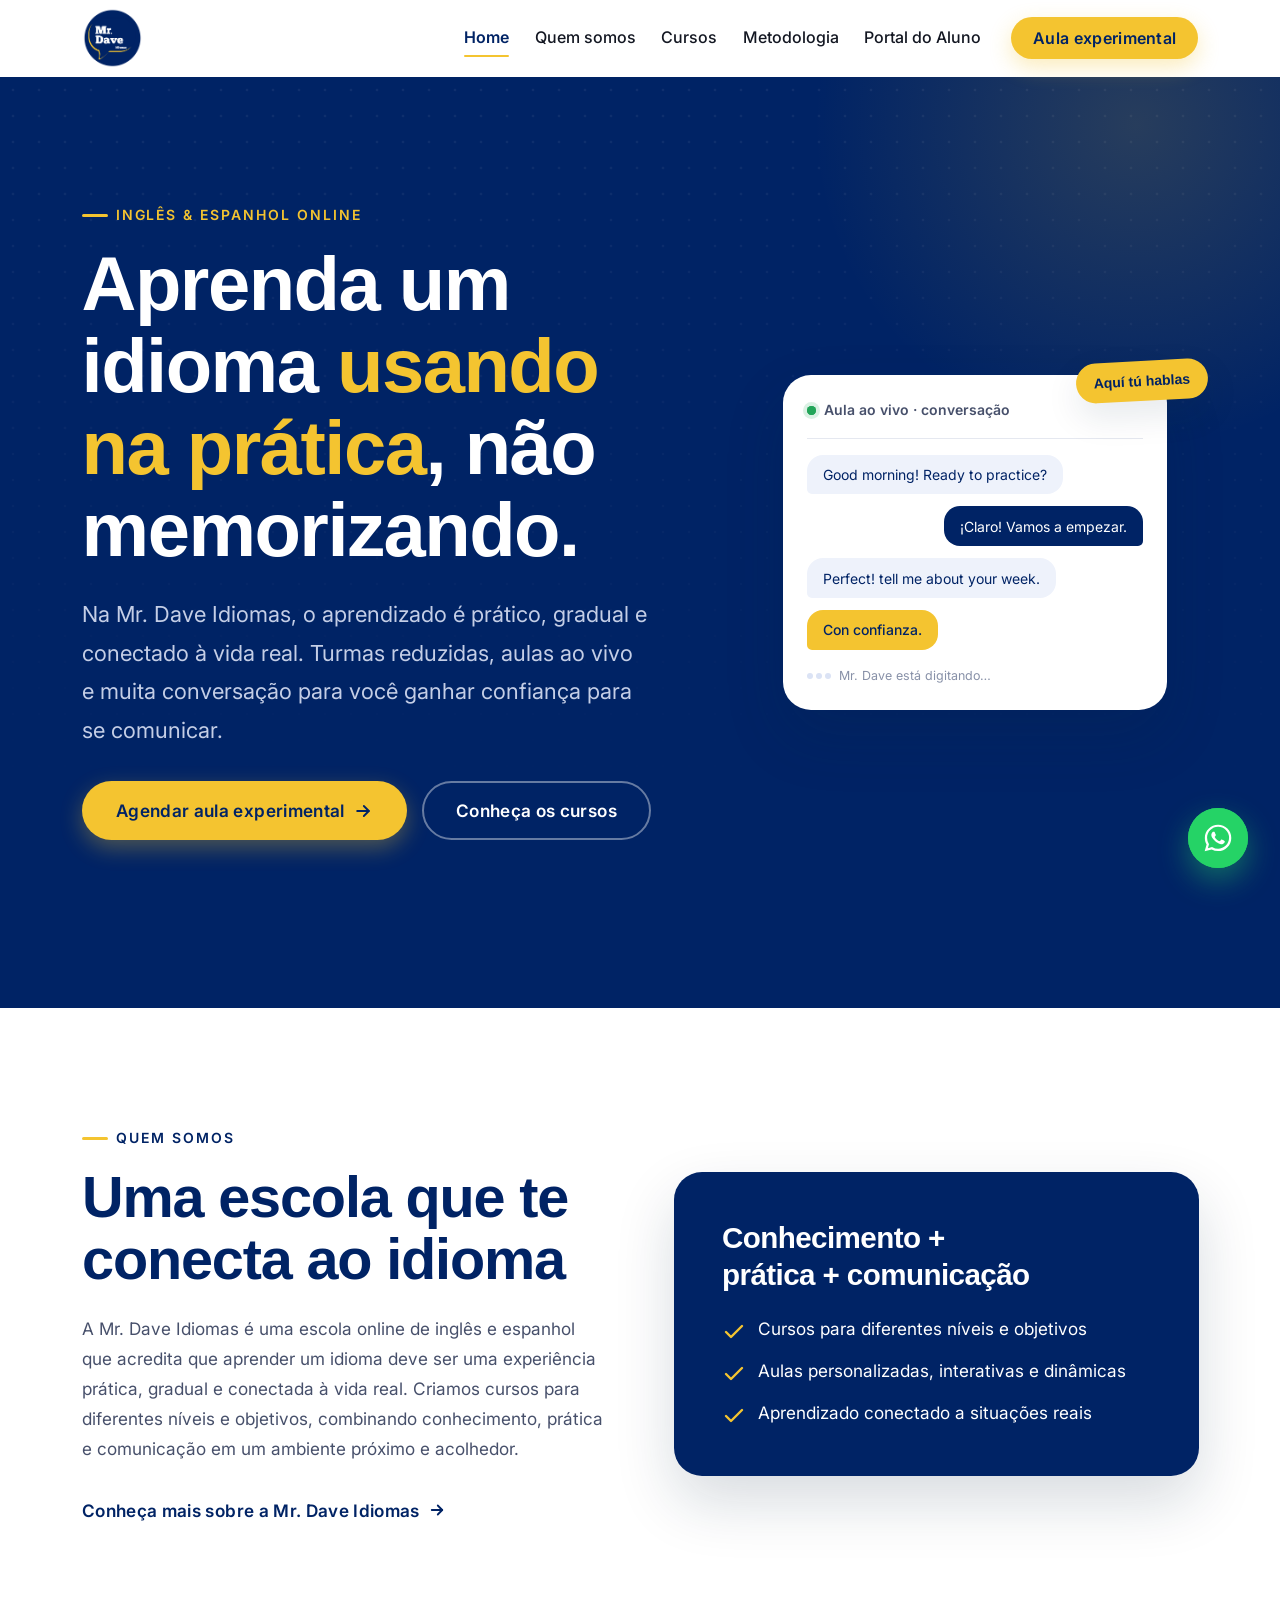
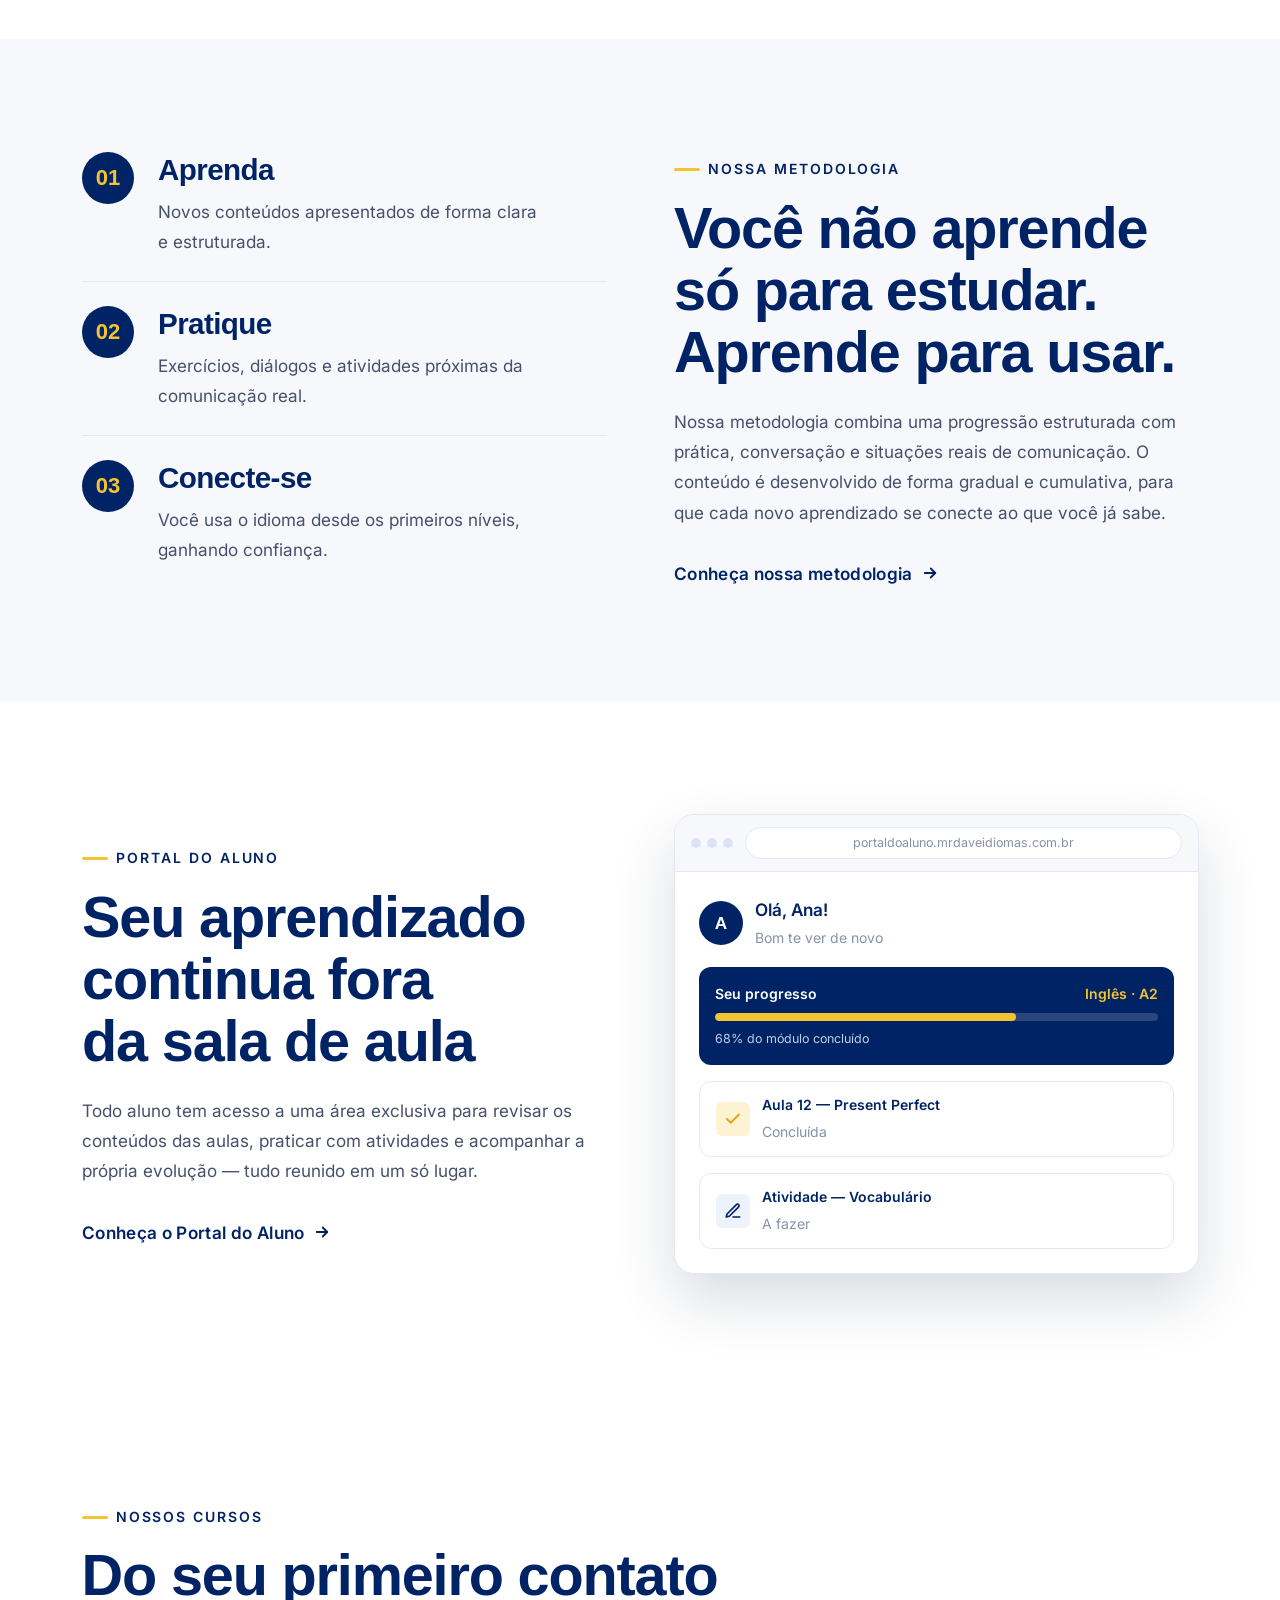
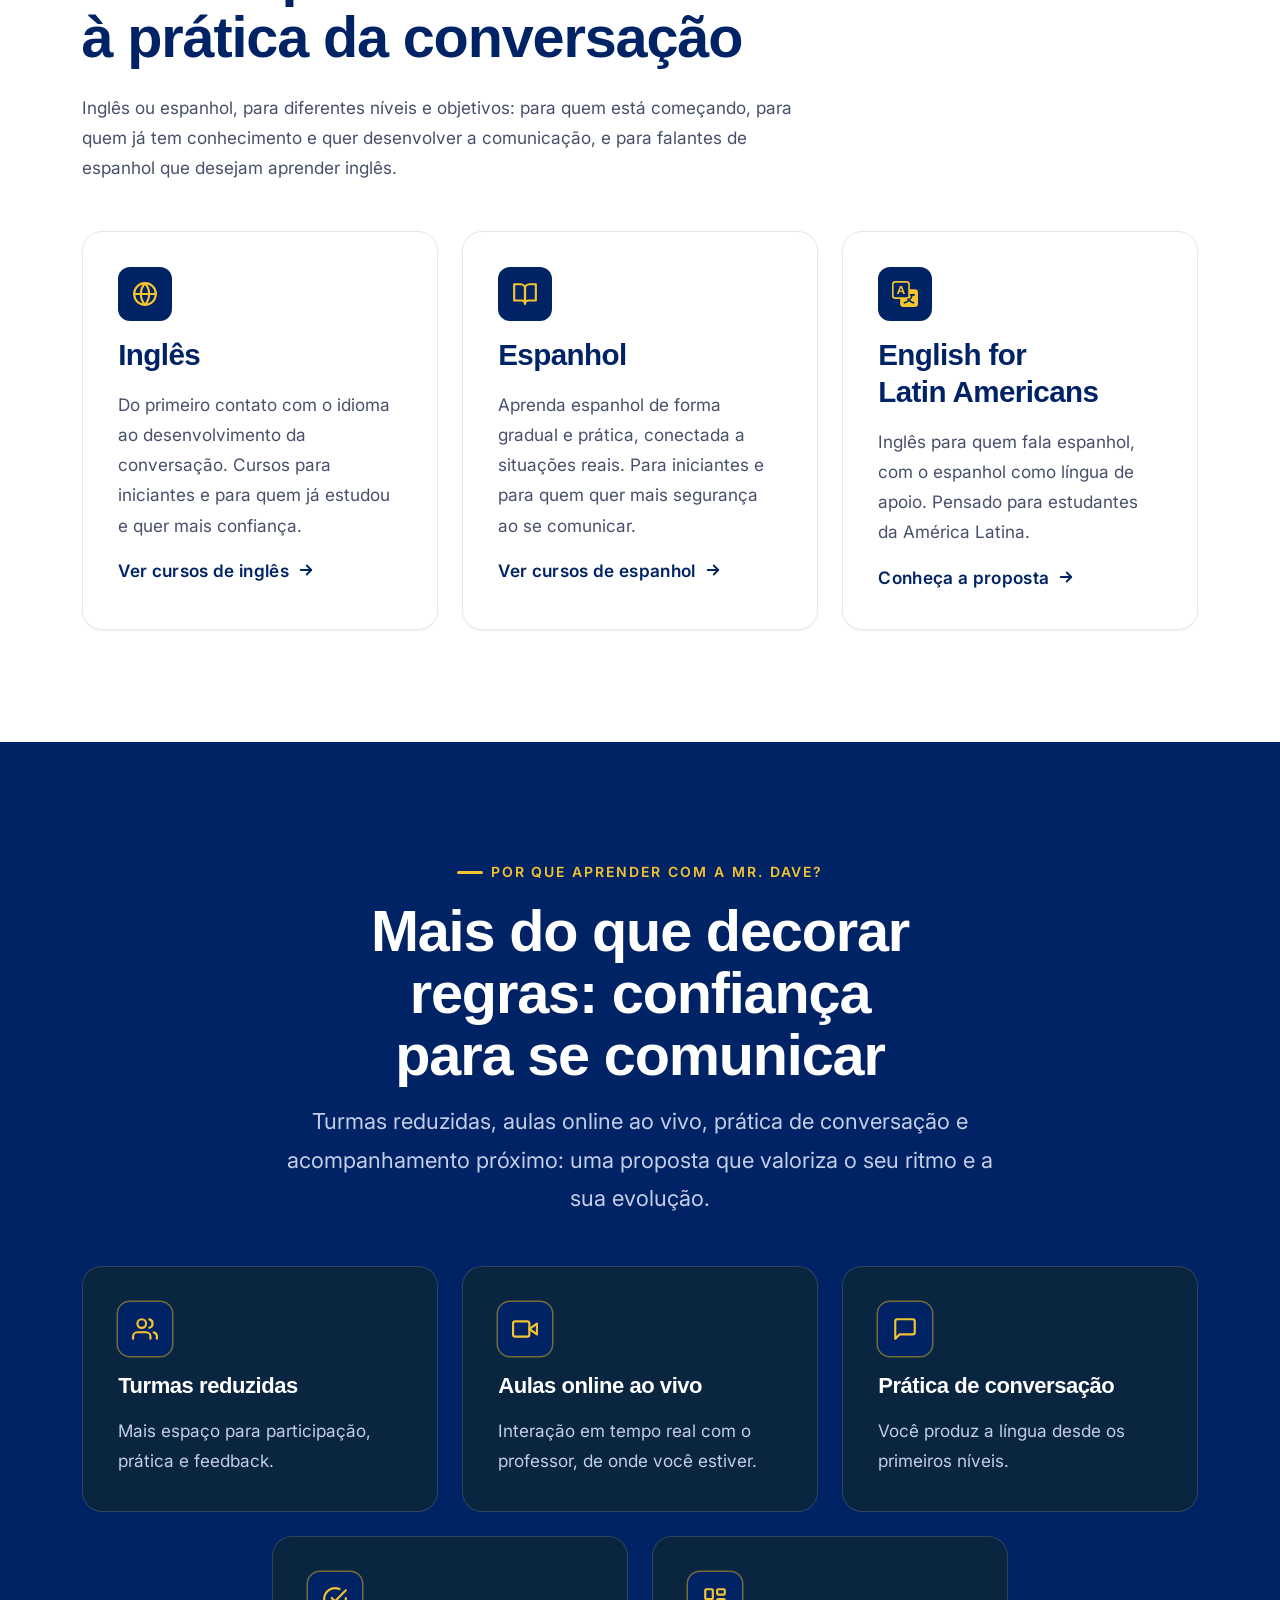
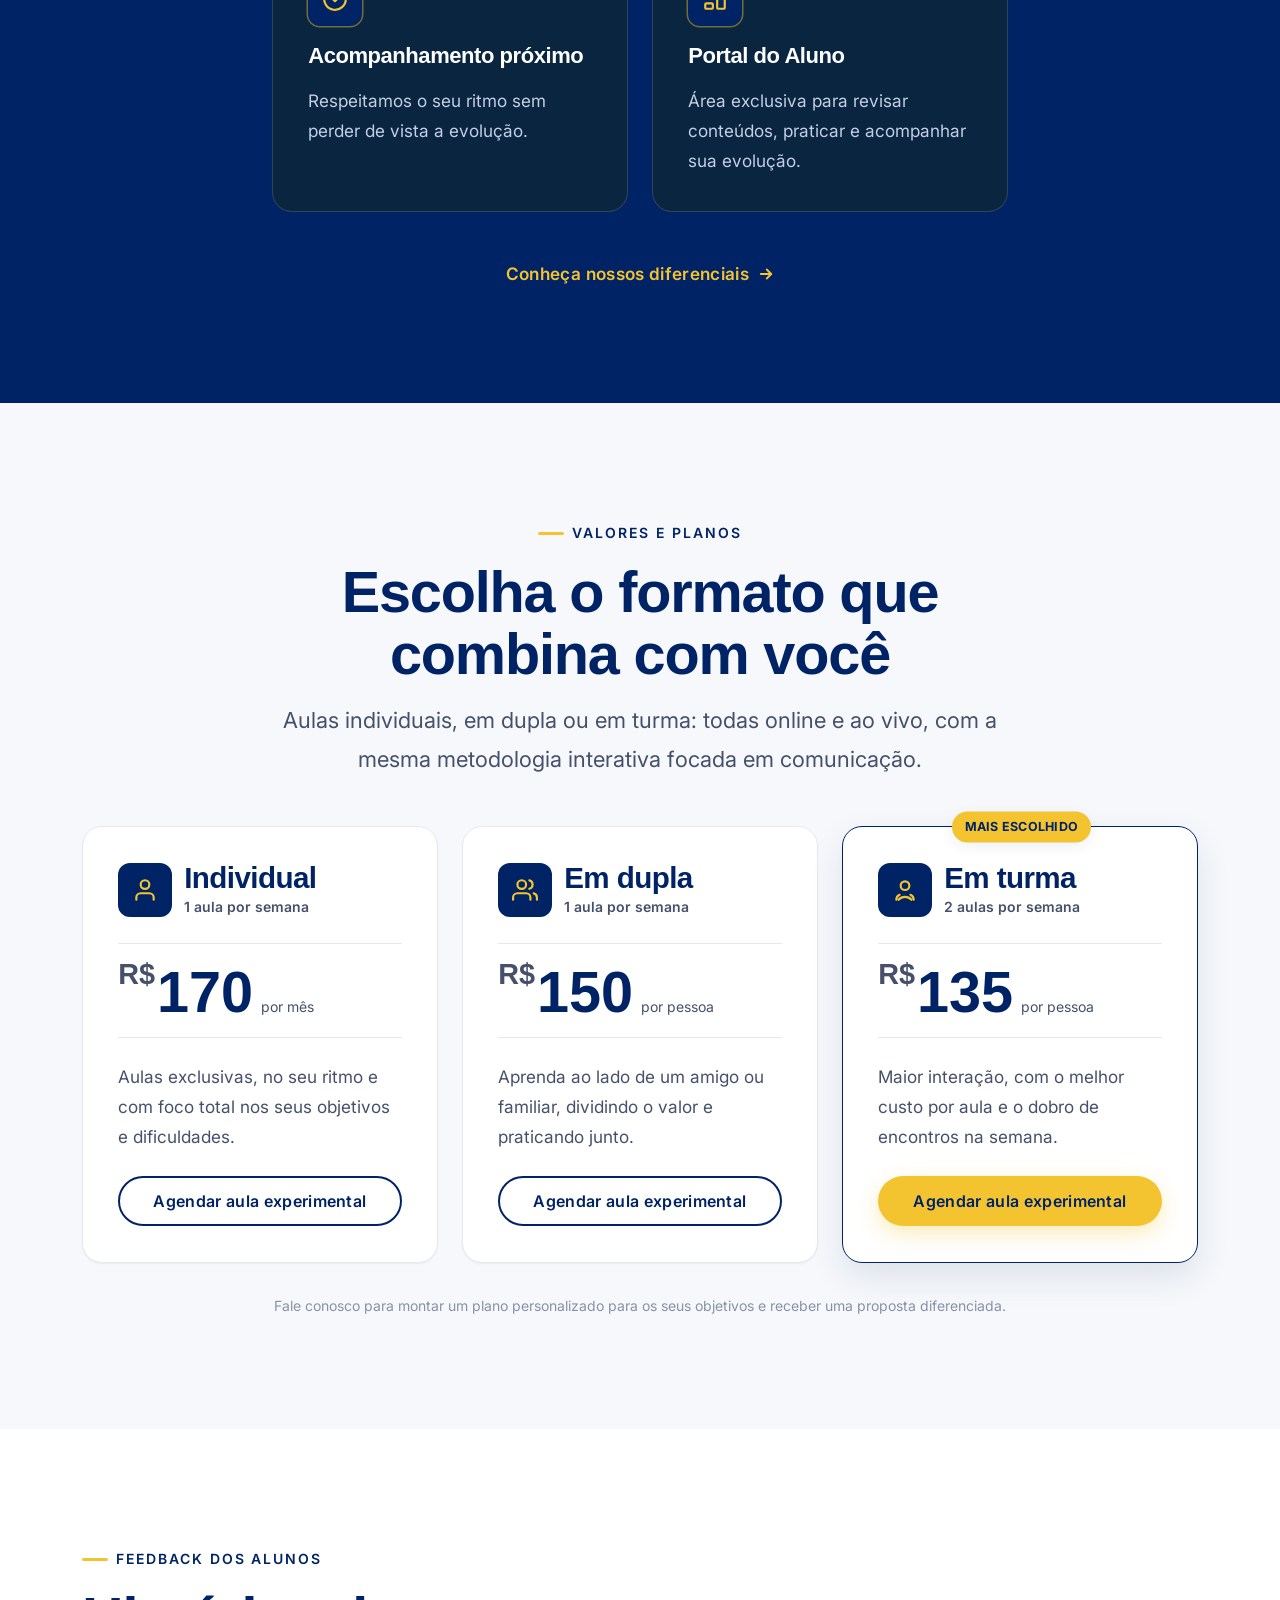
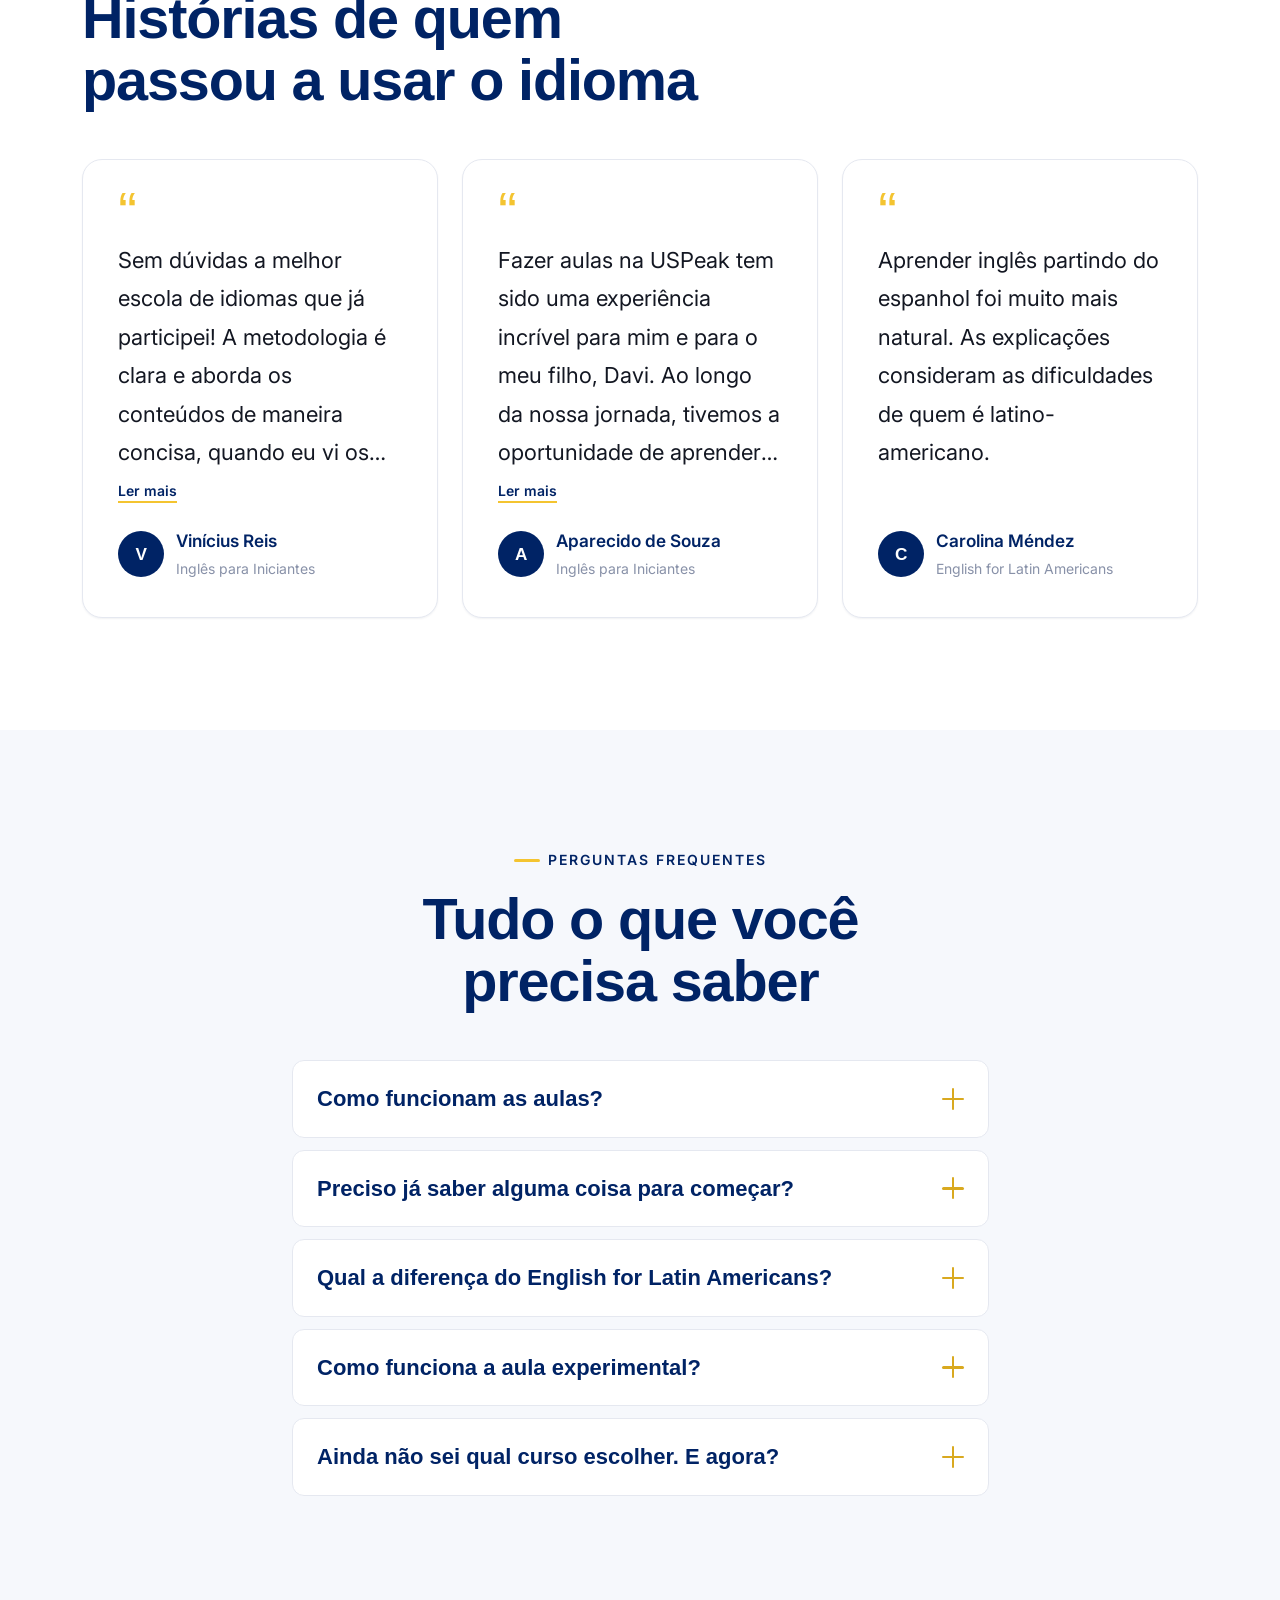
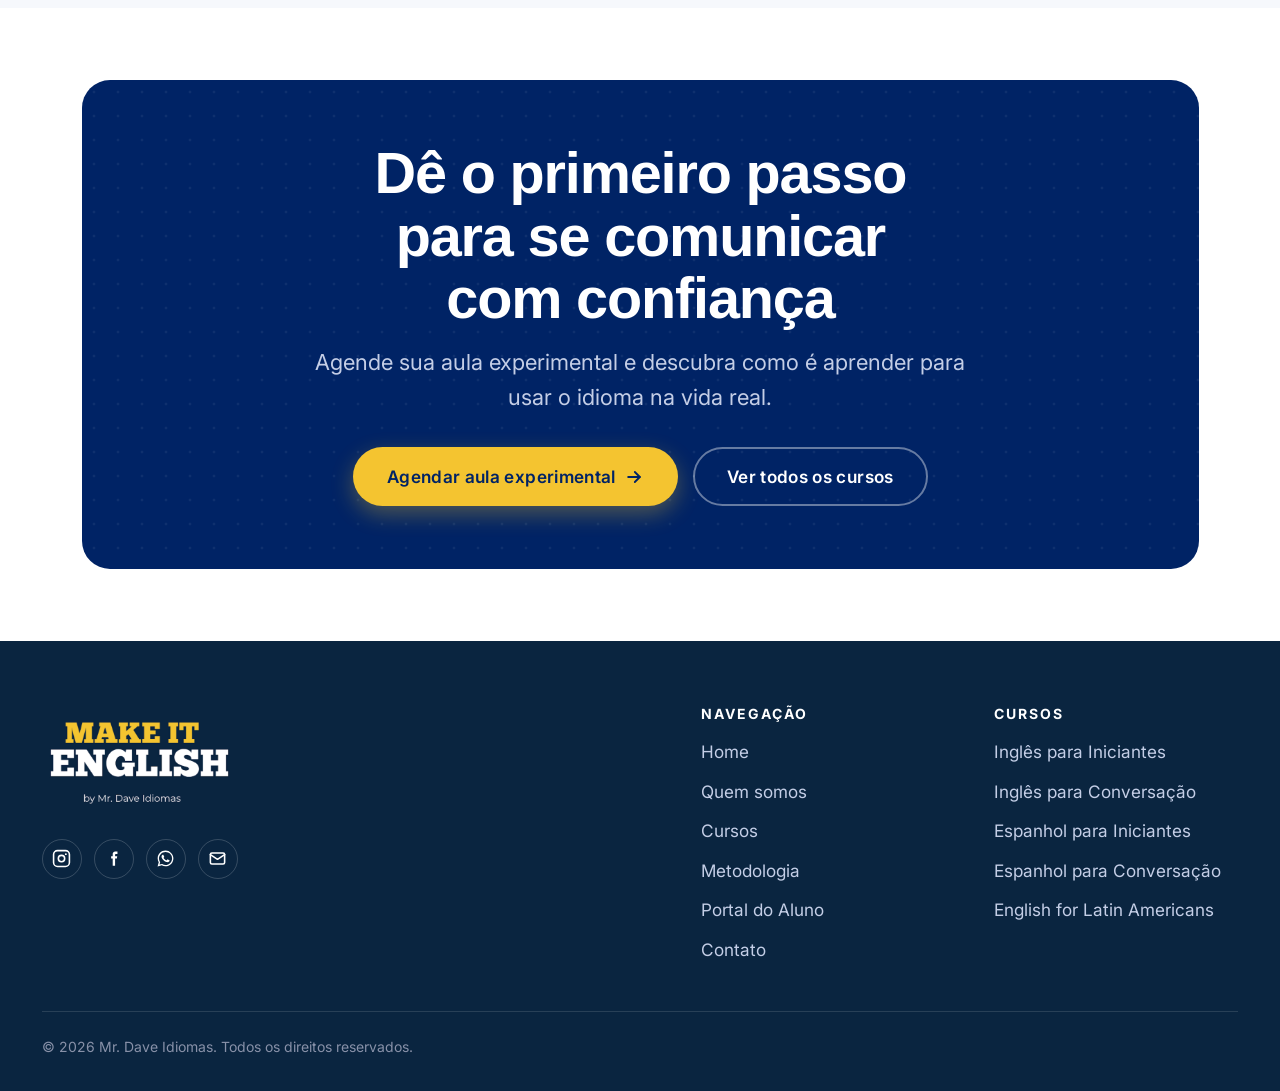
<file: index.html>
<!DOCTYPE html>
<html lang="pt-BR">
<head>
  <meta charset="UTF-8" />
  <meta name="viewport" content="width=device-width, initial-scale=1.0" />
  <title>Mr. Dave Idiomas — Cursos online de inglês e espanhol</title>
  <meta name="description" content="Escola online de inglês e espanhol. Aprenda para usar: turmas reduzidas, aulas ao vivo, prática de conversação e acompanhamento próximo. Agende sua aula experimental." />

  <link rel="canonical" href="https://mrdaveidiomas.com.br/" />
  <meta name="robots" content="index, follow, max-image-preview:large, max-snippet:-1, max-video-preview:-1" />
  <meta name="author" content="Mr. Dave Idiomas" />
  <meta name="keywords" content="curso de inglês online, curso de espanhol online, aula de inglês ao vivo, aula de conversação, inglês para iniciantes, espanhol para iniciantes, English for Latin Americans, escola de idiomas online, Mr. Dave Idiomas" />

  <link rel="icon" href="/assets/logos/favicon.png" type="image/png" />
  <link rel="apple-touch-icon" href="/assets/logos/mr-dave-tile.png" />
  <meta name="theme-color" content="#002365" />

  <!-- Open Graph -->
  <meta property="og:type" content="website" />
  <meta property="og:site_name" content="Mr. Dave Idiomas" />
  <meta property="og:locale" content="pt_BR" />
  <meta property="og:url" content="https://mrdaveidiomas.com.br/" />
  <meta property="og:title" content="Mr. Dave Idiomas — Cursos online de inglês e espanhol" />
  <meta property="og:description" content="Aprenda para usar: aulas ao vivo, turmas reduzidas, prática de conversação e acompanhamento próximo. Agende sua aula experimental." />
  <meta property="og:image" content="https://mrdaveidiomas.com.br/assets/img/og-image.png" />
  <meta property="og:image:width" content="1200" />
  <meta property="og:image:height" content="630" />
  <meta property="og:image:alt" content="Mr. Dave Idiomas — cursos online de inglês e espanhol" />

  <!-- Twitter -->
  <meta name="twitter:card" content="summary_large_image" />
  <meta name="twitter:title" content="Mr. Dave Idiomas — Cursos online de inglês e espanhol" />
  <meta name="twitter:description" content="Aprenda para usar: aulas ao vivo, turmas reduzidas e muita conversação. Agende sua aula experimental." />
  <meta name="twitter:image" content="https://mrdaveidiomas.com.br/assets/img/og-image.png" />

  <link rel="preconnect" href="https://fonts.googleapis.com" />
  <link rel="preconnect" href="https://fonts.gstatic.com" crossorigin />
  <link href="https://fonts.googleapis.com/css2?family=Inter:wght@400;500;600;700&family=Roboto+Slab:wght@400;500;700;900&display=swap" rel="stylesheet" />

  <link rel="stylesheet" href="/assets/css/tokens.css?v=20260823" />
  <link rel="stylesheet" href="/assets/css/base.css?v=20260823" />
  <link rel="stylesheet" href="/assets/css/components.css?v=20260823" />
  <link rel="stylesheet" href="/assets/css/pages.css?v=20260823" />

  <!-- Dados estruturados (Schema.org) — organização, site, planos e FAQ -->
  <script type="application/ld+json">
  {
    "@context": "https://schema.org",
    "@graph": [
      {
        "@type": "EducationalOrganization",
        "@id": "https://mrdaveidiomas.com.br/#organization",
        "name": "Mr. Dave Idiomas",
        "alternateName": "Mr. Dave Escola de Idiomas",
        "url": "https://mrdaveidiomas.com.br/",
        "logo": "https://mrdaveidiomas.com.br/assets/logos/logo.png",
        "image": "https://mrdaveidiomas.com.br/assets/img/og-image.png",
        "description": "Escola online de inglês e espanhol. Aulas ao vivo, turmas reduzidas, prática de conversação e acompanhamento próximo, com cursos para diferentes níveis e objetivos.",
        "email": "mrdaveidiomas@gmail.com",
        "telephone": "+55-12-98833-6873",
        "founder": {
          "@type": "Person",
          "name": "David Pinheiro",
          "jobTitle": "Fundador e Diretor"
        },
        "areaServed": "BR",
        "knowsLanguage": ["en", "es", "pt-BR"],
        "contactPoint": {
          "@type": "ContactPoint",
          "contactType": "customer support",
          "email": "mrdaveidiomas@gmail.com",
          "telephone": "+55-12-98833-6873",
          "availableLanguage": ["Portuguese", "English", "Spanish"]
        },
        "hasOfferCatalog": {
          "@type": "OfferCatalog",
          "name": "Planos de aulas",
          "itemListElement": [
            {
              "@type": "Offer",
              "name": "Aula individual (1x por semana)",
              "price": "170.00",
              "priceCurrency": "BRL"
            },
            {
              "@type": "Offer",
              "name": "Aula em dupla (1x por semana, por pessoa)",
              "price": "150.00",
              "priceCurrency": "BRL"
            },
            {
              "@type": "Offer",
              "name": "Aula em turma (2x por semana, por pessoa)",
              "price": "135.00",
              "priceCurrency": "BRL"
            }
          ]
        }
      },
      {
        "@type": "WebSite",
        "@id": "https://mrdaveidiomas.com.br/#website",
        "url": "https://mrdaveidiomas.com.br/",
        "name": "Mr. Dave Idiomas",
        "inLanguage": "pt-BR",
        "publisher": { "@id": "https://mrdaveidiomas.com.br/#organization" }
      },
      {
        "@type": "FAQPage",
        "@id": "https://mrdaveidiomas.com.br/#faq",
        "mainEntity": [
          {
            "@type": "Question",
            "name": "Como funcionam as aulas?",
            "acceptedAnswer": {
              "@type": "Answer",
              "text": "As aulas são online e ao vivo, em turmas reduzidas. Você participa de explicações claras, atividades e muita prática de conversação, com acompanhamento próximo do professor."
            }
          },
          {
            "@type": "Question",
            "name": "Preciso já saber alguma coisa para começar?",
            "acceptedAnswer": {
              "@type": "Answer",
              "text": "Não. Temos cursos para quem está começando do zero e também para quem já possui conhecimento e quer desenvolver a comunicação. Você não precisa saber inglês ou espanhol para começar."
            }
          },
          {
            "@type": "Question",
            "name": "Qual a diferença do English for Latin Americans?",
            "acceptedAnswer": {
              "@type": "Answer",
              "text": "É um curso de inglês desenvolvido especialmente para falantes de espanhol. O espanhol é usado como língua de apoio nas explicações, enquanto o inglês está presente nos exemplos, atividades e práticas."
            }
          },
          {
            "@type": "Question",
            "name": "Como funciona a aula experimental?",
            "acceptedAnswer": {
              "@type": "Answer",
              "text": "Basta preencher o formulário de contato com seus dados e objetivos. Nossa equipe entra em contato para agendar sua aula experimental e indicar o caminho mais adequado para você."
            }
          },
          {
            "@type": "Question",
            "name": "Ainda não sei qual curso escolher. E agora?",
            "acceptedAnswer": {
              "@type": "Answer",
              "text": "Fale com a nossa equipe pelo formulário de contato ou pelo WhatsApp. Vamos entender seus objetivos e ajudar a encontrar o curso ideal para o seu momento."
            }
          }
        ]
      }
    ]
  }
  </script>
</head>
<body data-page="home">
  <div id="site-header"></div>

  <main id="main">
    <!-- ================= HERO ================= -->
    <section class="hero">
      <span class="hero__glow" aria-hidden="true"></span>
      <div class="container hero__inner">
        <div class="hero__content">
          <p class="eyebrow hero__eyebrow">Inglês &amp; Espanhol online</p>
          <h1>Aprenda um idioma <span class="accent">usando na prática</span>, não memorizando.</h1>
          <p class="hero__lead">
            Na Mr. Dave Idiomas, o aprendizado é prático, gradual e conectado à
            vida real. Turmas reduzidas, aulas ao vivo e muita conversação para
            você ganhar confiança para se comunicar.
          </p>
          <div class="hero__actions">
            <a class="btn btn--primary btn--lg" href="/contato/">
              Agendar aula experimental
              <svg class="btn__arrow" width="20" height="20" viewBox="0 0 24 24" fill="none" stroke="currentColor" stroke-width="2.2" stroke-linecap="round" stroke-linejoin="round" aria-hidden="true"><path d="M5 12h14"/><path d="m13 6 6 6-6 6"/></svg>
            </a>
            <a class="btn btn--ghost-light btn--lg" href="/cursos/">Conheça os cursos</a>
          </div>
        </div>

        <div class="hero__visual" aria-hidden="true">
          <span class="hero__badge-tag">Aquí tú hablas</span>
          <div class="chat-card">
            <div class="chat-card__head">
              <span class="chat-card__live"></span>
              Aula ao vivo · conversação
            </div>
            <div class="chat-thread">
              <p class="chat-bubble chat-bubble--in">Good morning! Ready to practice?</p>
              <p class="chat-bubble chat-bubble--out">¡Claro! Vamos a empezar.</p>
              <p class="chat-bubble chat-bubble--in">Perfect! tell me about your week.</p>
              <p class="chat-bubble chat-bubble--in chat-bubble--accent">Con confianza.</p>
            </div>
            <div class="chat-card__foot">
              <span class="chat-typing"><i></i><i></i><i></i></span>
              Mr. Dave está digitando…
            </div>
          </div>
        </div>
      </div>
    </section>

    <!-- ================= QUEM SOMOS ================= -->
    <section class="section" id="quem-somos">
      <div class="container">
        <div class="split">
          <div class="split__body" data-reveal>
            <p class="eyebrow">Quem somos</p>
            <h2>Uma escola que te conecta ao idioma</h2>
            <div class="stack" style="--flow: var(--space-4); margin-top: var(--space-5);">
              <p class="lead-para">
                
              </p>
              <p style="color: var(--color-ink-soft); line-height: var(--lh-relaxed);">
                A Mr. Dave Idiomas é uma escola online de inglês e espanhol que
                acredita que aprender um idioma deve ser uma experiência prática,
                gradual e conectada à vida real.
                Criamos cursos para diferentes níveis e objetivos, combinando
                conhecimento, prática e comunicação em um ambiente próximo e
                acolhedor.
              </p>
            </div>
            <a class="arrow-link" href="/quem-somos/" style="margin-top: var(--space-6);">
              Conheça mais sobre a Mr. Dave Idiomas
              <svg width="18" height="18" viewBox="0 0 24 24" fill="none" stroke="currentColor" stroke-width="2.4" stroke-linecap="round" stroke-linejoin="round" aria-hidden="true"><path d="M5 12h14"/><path d="m13 6 6 6-6 6"/></svg>
            </a>
          </div>
          <div class="split__media" data-reveal data-reveal-delay="120">
            <div class="showcase">
              <h3 style="color: var(--color-white); margin-bottom: var(--space-5);">
                Conhecimento + prática + comunicação
              </h3>
              <ul class="showcase__list">
                <li>
                  <svg viewBox="0 0 24 24" fill="none" stroke="currentColor" stroke-width="2.4" stroke-linecap="round" stroke-linejoin="round" aria-hidden="true"><path d="M20 6 9 17l-5-5"/></svg>
                  <span>Cursos para diferentes níveis e objetivos</span>
                </li>
                <li>
                  <svg viewBox="0 0 24 24" fill="none" stroke="currentColor" stroke-width="2.4" stroke-linecap="round" stroke-linejoin="round" aria-hidden="true"><path d="M20 6 9 17l-5-5"/></svg>
                  <span>Aulas personalizadas, interativas e dinâmicas</span>
                </li>
                <li>
                  <svg viewBox="0 0 24 24" fill="none" stroke="currentColor" stroke-width="2.4" stroke-linecap="round" stroke-linejoin="round" aria-hidden="true"><path d="M20 6 9 17l-5-5"/></svg>
                  <span>Aprendizado conectado a situações reais</span>
                </li>
              </ul>
            </div>
          </div>
        </div>
      </div>
    </section>

    <!-- ================= METODOLOGIA ================= -->
    <section class="section section--alt">
      <div class="container">
        <div class="split split--reverse">
          <div class="split__body" data-reveal>
            <p class="eyebrow">Nossa metodologia</p>
            <h2>Você não aprende só para estudar. Aprende para usar.</h2>
            <div class="stack" style="--flow: var(--space-4); margin-top: var(--space-5);">
              <p style="color: var(--color-ink-soft); line-height: var(--lh-relaxed);">
                Nossa metodologia combina uma progressão estruturada com prática,
                conversação e situações reais de comunicação. O conteúdo é
                desenvolvido de forma gradual e cumulativa, para que cada novo
                aprendizado se conecte ao que você já sabe.
              </p>
            </div>
            <a class="arrow-link" href="/metodologia/" style="margin-top: var(--space-6);">
              Conheça nossa metodologia
              <svg width="18" height="18" viewBox="0 0 24 24" fill="none" stroke="currentColor" stroke-width="2.4" stroke-linecap="round" stroke-linejoin="round" aria-hidden="true"><path d="M5 12h14"/><path d="m13 6 6 6-6 6"/></svg>
            </a>
          </div>
          <div class="split__media" data-reveal data-reveal-delay="120">
            <div class="steps" data-reveal-stagger="90">
              <div class="step" data-reveal>
                <div class="step__num" aria-hidden="true"></div>
                <div>
                  <h3 class="step__title">Aprenda</h3>
                  <p class="step__text">Novos conteúdos apresentados de forma clara e estruturada.</p>
                </div>
              </div>
              <div class="step" data-reveal>
                <div class="step__num" aria-hidden="true"></div>
                <div>
                  <h3 class="step__title">Pratique</h3>
                  <p class="step__text">Exercícios, diálogos e atividades próximas da comunicação real.</p>
                </div>
              </div>
              <div class="step" data-reveal>
                <div class="step__num" aria-hidden="true"></div>
                <div>
                  <h3 class="step__title">Conecte-se</h3>
                  <p class="step__text">Você usa o idioma desde os primeiros níveis, ganhando confiança.</p>
                </div>
              </div>
            </div>
          </div>
        </div>
      </div>
    </section>

    <!-- ================= PORTAL DO ALUNO ================= -->
    <section class="section">
      <div class="container">
        <div class="split">
          <div class="split__body" data-reveal>
            <p class="eyebrow">Portal do Aluno</p>
            <h2>Seu aprendizado continua fora da sala de aula</h2>
            <div class="stack" style="--flow: var(--space-4); margin-top: var(--space-5);">
              <p style="color: var(--color-ink-soft); line-height: var(--lh-relaxed);">
                Todo aluno tem acesso a uma área exclusiva para revisar os conteúdos
                das aulas, praticar com atividades e acompanhar a própria evolução —
                tudo reunido em um só lugar.
              </p>
            </div>
            <a class="arrow-link" href="/portal/" style="margin-top: var(--space-6);">
              Conheça o Portal do Aluno
              <svg width="18" height="18" viewBox="0 0 24 24" fill="none" stroke="currentColor" stroke-width="2.4" stroke-linecap="round" stroke-linejoin="round" aria-hidden="true"><path d="M5 12h14"/><path d="m13 6 6 6-6 6"/></svg>
            </a>
          </div>
          <div class="split__media" data-reveal data-reveal-delay="120">
            <div class="portal-mock" aria-hidden="true">
              <div class="portal-mock__bar">
                <div class="portal-mock__dots"><span></span><span></span><span></span></div>
                <span class="portal-mock__url">portaldoaluno.mrdaveidiomas.com.br</span>
              </div>
              <div class="portal-mock__body">
                <div class="portal-mock__greet">
                  <span class="portal-mock__avatar">A</span>
                  <div>
                    <strong>Olá, Ana!</strong>
                    <span class="portal-mock__sub">Bom te ver de novo</span>
                  </div>
                </div>
                <div class="portal-mock__progress">
                  <div class="portal-mock__progress-head">
                    <span>Seu progresso</span>
                    <span class="portal-mock__level">Inglês · A2</span>
                  </div>
                  <div class="progress-bar"><span style="width: 68%;"></span></div>
                  <span class="portal-mock__pct">68% do módulo concluído</span>
                </div>
                <div class="portal-mock__row">
                  <span class="portal-mock__ic portal-mock__ic--done">
                    <svg viewBox="0 0 24 24" fill="none" stroke="currentColor" stroke-width="2.6" stroke-linecap="round" stroke-linejoin="round"><path d="M20 6 9 17l-5-5"/></svg>
                  </span>
                  <div><strong>Aula 12 — Present Perfect</strong><span class="portal-mock__sub">Concluída</span></div>
                </div>
                <div class="portal-mock__row">
                  <span class="portal-mock__ic">
                    <svg viewBox="0 0 24 24" fill="none" stroke="currentColor" stroke-width="2.2" stroke-linecap="round" stroke-linejoin="round"><path d="M12 20h9"/><path d="M16.5 3.5a2.12 2.12 0 0 1 3 3L7 19l-4 1 1-4Z"/></svg>
                  </span>
                  <div><strong>Atividade — Vocabulário</strong><span class="portal-mock__sub">A fazer</span></div>
                </div>
              </div>
            </div>
          </div>
        </div>
      </div>
    </section>

    <!-- ================= CURSOS ================= -->
    <section class="section">
      <div class="container">
        <div class="section-head">
          <p class="eyebrow">Nossos cursos</p>
          <h2>Do seu primeiro contato à prática da conversação</h2>
          <div class="stack" style="--flow: var(--space-4); margin-top: var(--space-5);">
              <p style="color: var(--color-ink-soft); line-height: var(--lh-relaxed);">
                <div class="stack" style="--flow: var(--space-4); margin-top: var(--space-5);">
              <p style="color: var(--color-ink-soft); line-height: var(--lh-relaxed);">
                Inglês ou espanhol, para diferentes níveis e objetivos: para quem está começando, 
                para quem já tem conhecimento e quer desenvolver a comunicação, e para falantes de 
                espanhol que desejam aprender inglês.
              </p>
            </div>
              </p>
          </div>
        </div>

        <div class="grid grid--3" data-reveal-stagger="110">
          <article class="card card--hover" data-reveal>
            <span class="icon-badge" aria-hidden="true">
              <svg viewBox="0 0 24 24" fill="none" stroke="currentColor" stroke-width="2" stroke-linecap="round" stroke-linejoin="round"><path d="M12 2a10 10 0 1 0 0 20 10 10 0 0 0 0-20"/><path d="M2 12h20"/><path d="M12 2a15 15 0 0 1 0 20 15 15 0 0 1 0-20"/></svg>
            </span>
            <h3 class="card__title">Inglês</h3>
            <p class="card__text">
              Do primeiro contato com o idioma ao desenvolvimento da conversação.
              Cursos para iniciantes e para quem já estudou e quer mais confiança.
            </p>
            <a class="arrow-link" href="/cursos/#ingles">
              Ver cursos de inglês
              <svg width="18" height="18" viewBox="0 0 24 24" fill="none" stroke="currentColor" stroke-width="2.4" stroke-linecap="round" stroke-linejoin="round" aria-hidden="true"><path d="M5 12h14"/><path d="m13 6 6 6-6 6"/></svg>
            </a>
          </article>

          <article class="card card--hover" data-reveal>
            <span class="icon-badge" aria-hidden="true">
              <svg viewBox="0 0 24 24" fill="none" stroke="currentColor" stroke-width="2" stroke-linecap="round" stroke-linejoin="round"><path d="M2 3h6a4 4 0 0 1 4 4v14a3 3 0 0 0-3-3H2z"/><path d="M22 3h-6a4 4 0 0 0-4 4v14a3 3 0 0 1 3-3h7z"/></svg>
            </span>
            <h3 class="card__title">Espanhol</h3>
            <p class="card__text">
              Aprenda espanhol de forma gradual e prática, conectada a situações
              reais. Para iniciantes e para quem quer mais segurança ao se
              comunicar.
            </p>
            <a class="arrow-link" href="/cursos/#espanhol">
              Ver cursos de espanhol
              <svg width="18" height="18" viewBox="0 0 24 24" fill="none" stroke="currentColor" stroke-width="2.4" stroke-linecap="round" stroke-linejoin="round" aria-hidden="true"><path d="M5 12h14"/><path d="m13 6 6 6-6 6"/></svg>
            </a>
          </article>

          <article class="card card--hover" data-reveal>
            <span class="icon-badge icon-badge--navy" aria-hidden="true">
              <svg xmlns="http://www.w3.org/2000/svg" width="16" height="16" fill="currentColor" class="bi bi-translate" viewBox="0 0 16 16">
                <path d="M4.545 6.714 4.11 8H3l1.862-5h1.284L8 8H6.833l-.435-1.286zm1.634-.736L5.5 3.956h-.049l-.679 2.022z"/>
                <path d="M0 2a2 2 0 0 1 2-2h7a2 2 0 0 1 2 2v3h3a2 2 0 0 1 2 2v7a2 2 0 0 1-2 2H7a2 2 0 0 1-2-2v-3H2a2 2 0 0 1-2-2zm2-1a1 1 0 0 0-1 1v7a1 1 0 0 0 1 1h7a1 1 0 0 0 1-1V2a1 1 0 0 0-1-1zm7.138 9.995q.289.451.63.846c-.748.575-1.673 1.001-2.768 1.292.178.217.451.635.555.867 1.125-.359 2.08-.844 2.886-1.494.777.665 1.739 1.165 2.93 1.472.133-.254.414-.673.629-.89-1.125-.253-2.057-.694-2.82-1.284.681-.747 1.222-1.651 1.621-2.757H14V8h-3v1.047h.765c-.318.844-.74 1.546-1.272 2.13a6 6 0 0 1-.415-.492 2 2 0 0 1-.94.31"/>
              </svg>
            </span>
            <h3 class="card__title">English for Latin Americans</h3>
            <p class="card__text">
              Inglês para quem fala espanhol, com o espanhol como língua de apoio. Pensado para estudantes da América Latina.
            </p>
            <a class="arrow-link" href="/cursos/#latin-americans">
              Conheça a proposta
              <svg width="18" height="18" viewBox="0 0 24 24" fill="none" stroke="currentColor" stroke-width="2.4" stroke-linecap="round" stroke-linejoin="round" aria-hidden="true"><path d="M5 12h14"/><path d="m13 6 6 6-6 6"/></svg>
            </a>
          </article>
        </div>
      </div>
    </section>

    <!-- ================= POR QUE A MR. DAVE ================= -->
    <section class="section section--navy">
      <div class="container">
        <div class="section-head section-head--center" data-reveal>
          <p class="eyebrow eyebrow--on-dark">Por que aprender com a Mr. Dave?</p>
          <h2>Mais do que decorar regras: confiança para se comunicar</h2>
          <p class="section-lead">
            Turmas reduzidas, aulas online ao vivo, prática de conversação e
            acompanhamento próximo: uma proposta que valoriza o seu ritmo e a
            sua evolução.
          </p>
        </div>

        <div class="grid features-grid" data-reveal-stagger="90">
          <div class="card feature card--hover card--on-dark" data-reveal>
            <span class="icon-badge icon-badge--on-dark" aria-hidden="true">
              <svg viewBox="0 0 24 24" fill="none" stroke="currentColor" stroke-width="2" stroke-linecap="round" stroke-linejoin="round"><path d="M17 21v-2a4 4 0 0 0-4-4H5a4 4 0 0 0-4 4v2"/><circle cx="9" cy="7" r="4"/><path d="M23 21v-2a4 4 0 0 0-3-3.87"/><path d="M16 3.13a4 4 0 0 1 0 7.75"/></svg>
            </span>
            <h3 class="feature__title">Turmas reduzidas</h3>
            <p class="card__text">Mais espaço para participação, prática e feedback.</p>
          </div>
          <div class="card feature card--hover card--on-dark" data-reveal>
            <span class="icon-badge icon-badge--on-dark" aria-hidden="true">
              <svg viewBox="0 0 24 24" fill="none" stroke="currentColor" stroke-width="2" stroke-linecap="round" stroke-linejoin="round"><path d="m23 7-7 5 7 5V7z"/><rect x="1" y="5" width="15" height="14" rx="2"/></svg>
            </span>
            <h3 class="feature__title">Aulas online ao vivo</h3>
            <p class="card__text">Interação em tempo real com o professor, de onde você estiver.</p>
          </div>
          <div class="card feature card--hover card--on-dark" data-reveal>
            <span class="icon-badge icon-badge--on-dark" aria-hidden="true">
              <svg viewBox="0 0 24 24" fill="none" stroke="currentColor" stroke-width="2" stroke-linecap="round" stroke-linejoin="round"><path d="M21 15a2 2 0 0 1-2 2H7l-4 4V5a2 2 0 0 1 2-2h14a2 2 0 0 1 2 2z"/></svg>
            </span>
            <h3 class="feature__title">Prática de conversação</h3>
            <p class="card__text">Você produz a língua desde os primeiros níveis.</p>
          </div>
          <div class="card feature card--hover card--on-dark" data-reveal>
            <span class="icon-badge icon-badge--on-dark" aria-hidden="true">
              <svg viewBox="0 0 24 24" fill="none" stroke="currentColor" stroke-width="2" stroke-linecap="round" stroke-linejoin="round"><path d="M22 11.08V12a10 10 0 1 1-5.93-9.14"/><path d="M22 4 12 14.01l-3-3"/></svg>
            </span>
            <h3 class="feature__title">Acompanhamento próximo</h3>
            <p class="card__text">Respeitamos o seu ritmo sem perder de vista a evolução.</p>
          </div>
          <div class="card feature card--hover card--on-dark" data-reveal>
            <span class="icon-badge icon-badge--on-dark" aria-hidden="true">
              <svg viewBox="0 0 24 24" fill="none" stroke="currentColor" stroke-width="2" stroke-linecap="round" stroke-linejoin="round"><rect x="3" y="3" width="7" height="9" rx="1"/><rect x="14" y="3" width="7" height="5" rx="1"/><rect x="14" y="12" width="7" height="9" rx="1"/><rect x="3" y="16" width="7" height="5" rx="1"/></svg>
            </span>
            <h3 class="feature__title">Portal do Aluno</h3>
            <p class="card__text">Área exclusiva para revisar conteúdos, praticar e acompanhar sua evolução.</p>
          </div>
        </div>

        <div class="text-center" style="margin-top: var(--space-7);" data-reveal>
          <a class="arrow-link eyebrow--on-dark" href="/metodologia/" style="color: var(--color-yellow);">
            Conheça nossos diferenciais
            <svg width="18" height="18" viewBox="0 0 24 24" fill="none" stroke="currentColor" stroke-width="2.4" stroke-linecap="round" stroke-linejoin="round" aria-hidden="true"><path d="M5 12h14"/><path d="m13 6 6 6-6 6"/></svg>
          </a>
        </div>
      </div>
    </section>

    <!-- ================= VALORES E PLANOS ================= -->
    <section class="section section--alt" id="planos">
      <div class="container">
        <div class="section-head section-head--center" data-reveal>
          <p class="eyebrow" style="justify-content: center;">Valores e planos</p>
          <h2>Escolha o formato que combina com você</h2>
          <p class="section-lead">
            Aulas individuais, em dupla ou em turma: todas online e ao vivo, com a
            mesma metodologia interativa focada em comunicação.
          </p>
        </div>

        <div class="grid grid--3" data-reveal-stagger="110">
          <article class="card card--hover plan" data-reveal>
            <div class="plan__head">
              <span class="icon-badge" aria-hidden="true">
                <svg viewBox="0 0 24 24" fill="none" stroke="currentColor" stroke-width="2" stroke-linecap="round" stroke-linejoin="round"><path d="M20 21v-2a4 4 0 0 0-4-4H8a4 4 0 0 0-4 4v2"/><circle cx="12" cy="7" r="4"/></svg>
              </span>
              <div>
                <h3 class="plan__name">Individual</h3>
                <p class="plan__freq">1 aula por semana</p>
              </div>
            </div>
            <div class="plan__price">
              <span class="plan__amount"><span class="plan__currency">R$</span>170</span>
              <span class="plan__unit">por mês</span>
            </div>
            <p class="plan__desc">
              Aulas exclusivas, no seu ritmo e com foco total nos seus objetivos e
              dificuldades.
            </p>
            <a class="btn btn--outline btn--block" href="/contato/">Agendar aula experimental</a>
          </article>

          <article class="card card--hover plan" data-reveal>
            <div class="plan__head">
              <span class="icon-badge" aria-hidden="true">
                <svg viewBox="0 0 24 24" fill="none" stroke="currentColor" stroke-width="2" stroke-linecap="round" stroke-linejoin="round"><path d="M17 21v-2a4 4 0 0 0-4-4H5a4 4 0 0 0-4 4v2"/><circle cx="9" cy="7" r="4"/><path d="M23 21v-2a4 4 0 0 0-3-3.87"/><path d="M16 3.13a4 4 0 0 1 0 7.75"/></svg>
              </span>
              <div>
                <h3 class="plan__name">Em dupla</h3>
                <p class="plan__freq">1 aula por semana</p>
              </div>
            </div>
            <div class="plan__price">
              <span class="plan__amount"><span class="plan__currency">R$</span>150</span>
              <span class="plan__unit">por pessoa</span>
            </div>
            <p class="plan__desc">
              Aprenda ao lado de um amigo ou familiar, dividindo
              o valor e praticando junto.
            </p>
            <a class="btn btn--outline btn--block" href="/contato/">Agendar aula experimental</a>
          </article>

          <article class="card card--hover plan plan--featured" data-reveal>
            <span class="plan__ribbon">Mais escolhido</span>
            <div class="plan__head">
              <span class="icon-badge" aria-hidden="true">
                <svg viewBox="0 0 24 24" fill="none" stroke="currentColor" stroke-width="2" stroke-linecap="round" stroke-linejoin="round"><path d="M18 21a8 8 0 0 0-12 0"/><circle cx="12" cy="8" r="4"/><path d="M4 21a5 5 0 0 1 3-4.58"/><path d="M20 21a5 5 0 0 0-3-4.58"/></svg>
              </span>
              <div>
                <h3 class="plan__name">Em turma</h3>
                <p class="plan__freq">2 aulas por semana</p>
              </div>
            </div>
            <div class="plan__price">
              <span class="plan__amount"><span class="plan__currency">R$</span>135</span>
              <span class="plan__unit">por pessoa</span>
            </div>
            <p class="plan__desc">
              Maior interação, com o melhor custo por aula e
              o dobro de encontros na semana.
            </p>
            <a class="btn btn--primary btn--block" href="/contato/">Agendar aula experimental</a>
          </article>
        </div>

        <p class="plans-note">
          Fale conosco para montar um plano personalizado para os seus objetivos e receber uma proposta diferenciada.
        </p>
      </div>
    </section>

    <!-- ================= FEEDBACK / DEPOIMENTOS ================= -->
    <!--
      Depoimentos ilustrativos. Substitua pelos relatos reais dos seus alunos
      (nome, curso e texto) quando disponíveis.
    -->
    <section class="section">
      <div class="container">
        <div class="section-head" data-reveal>
          <p class="eyebrow">Feedback dos alunos</p>
          <h2>Histórias de quem passou a usar o idioma</h2>
        </div>

        <div class="grid grid--3" data-reveal-stagger="110">
          <figure class="card testimonial card--hover" data-reveal>
            <blockquote class="testimonial__quote">
              <span class="testimonial__text">Sem dúvidas a melhor escola de idiomas que já participei!
              A metodologia é clara e aborda os conteúdos de maneira concisa,
              quando eu vi os assuntos mais difíceis, já tinha formado uma base
              sólida e não senti dificuldade. Apostilas, áudios, professores capacitados
              e um suporte pós venda maravilhoso. Hoje já consigo ler em inglês e participar
              de reuniões de trabalho online sem ter que recorrer ao tradutor o tempo todo!</span>
            </blockquote>
            <button class="testimonial__more" type="button" aria-expanded="false" hidden>Ler mais</button>
            <figcaption class="testimonial__person">
              <span class="testimonial__avatar" aria-hidden="true">V</span>
              <span>
                <span class="testimonial__name">Vinícius Reis</span><br />
                <span class="testimonial__meta">Inglês para Iniciantes</span>
              </span>
            </figcaption>
          </figure>

          <figure class="card testimonial card--hover" data-reveal>
            <blockquote class="testimonial__quote">
              <span class="testimonial__text">Fazer aulas na USPeak tem sido uma experiência incrível para mim e para o meu filho, Davi. 
                Ao longo da nossa jornada, tivemos a oportunidade de aprender com os professores David, Hellen e Hênori, e atualmente estamos 
                treinando com o Alexandre. Cada um deles trouxe uma energia e uma forma de ensinar que nos manteve firmes no processo.
                Precisamos confessar que não somos os alunos mais dedicados do mundo com as tarefas de casa, mas, mesmo assim, a evolução no nosso inglês é visível 
                e surpreendente. Estamos adquirindo a coragem necessária para falarmos em inglês. Somos extremamente gratos a toda a equipe da USPeak pelo carinho, 
                pela paciência e por tornarem esse aprendizado algo tão leve e divertido para nós dois!</span>
            </blockquote>
            <button class="testimonial__more" type="button" aria-expanded="false" hidden>Ler mais</button>
            <figcaption class="testimonial__person">
              <span class="testimonial__avatar" aria-hidden="true">A</span>
              <span>
                <span class="testimonial__name">Aparecido de Souza</span><br />
                <span class="testimonial__meta">Inglês para Iniciantes</span>
              </span>
            </figcaption>
          </figure>

          <figure class="card testimonial card--hover" data-reveal>
            <blockquote class="testimonial__quote">
              <span class="testimonial__text">Aprender inglês partindo do espanhol foi muito mais natural. As
              explicações consideram as dificuldades de quem é latino-americano.</span>
            </blockquote>
            <button class="testimonial__more" type="button" aria-expanded="false" hidden>Ler mais</button>
            <figcaption class="testimonial__person">
              <span class="testimonial__avatar" aria-hidden="true">C</span>
              <span>
                <span class="testimonial__name">Carolina Méndez</span><br />
                <span class="testimonial__meta">English for Latin Americans</span>
              </span>
            </figcaption>
          </figure>
        </div>
      </div>
    </section>

    <!-- ================= FAQ ================= -->
    <section class="section section--alt" id="faq">
      <div class="container container--narrow">
        <div class="section-head section-head--center" data-reveal>
          <p class="eyebrow" style="justify-content: center;">Perguntas frequentes</p>
          <h2>Tudo o que você precisa saber</h2>
        </div>

        <div class="faq" data-reveal>
          <div class="faq__item">
            <h3 style="margin:0;">
              <button class="faq__trigger" type="button" aria-expanded="false">
                Como funcionam as aulas?
                <span class="faq__icon" aria-hidden="true"></span>
              </button>
            </h3>
            <div class="faq__panel"><div>
              <p class="faq__answer">
                As aulas são online e ao vivo, em turmas reduzidas. Você participa
                de explicações claras, atividades e muita prática de conversação,
                com acompanhamento próximo do professor.
              </p>
            </div></div>
          </div>

          <div class="faq__item">
            <h3 style="margin:0;">
              <button class="faq__trigger" type="button" aria-expanded="false">
                Preciso já saber alguma coisa para começar?
                <span class="faq__icon" aria-hidden="true"></span>
              </button>
            </h3>
            <div class="faq__panel"><div>
              <p class="faq__answer">
                Não. Temos cursos para quem está começando do zero e também para
                quem já possui conhecimento e quer desenvolver a comunicação. Você
                não precisa saber inglês ou espanhol para começar.
              </p>
            </div></div>
          </div>

          <div class="faq__item">
            <h3 style="margin:0;">
              <button class="faq__trigger" type="button" aria-expanded="false">
                Qual a diferença do English for Latin Americans?
                <span class="faq__icon" aria-hidden="true"></span>
              </button>
            </h3>
            <div class="faq__panel"><div>
              <p class="faq__answer">
                É um curso de inglês desenvolvido especialmente para falantes de
                espanhol. O espanhol é usado como língua de apoio nas explicações,
                enquanto o inglês está presente nos exemplos, atividades e práticas.
              </p>
            </div></div>
          </div>

          <div class="faq__item">
            <h3 style="margin:0;">
              <button class="faq__trigger" type="button" aria-expanded="false">
                Como funciona a aula experimental?
                <span class="faq__icon" aria-hidden="true"></span>
              </button>
            </h3>
            <div class="faq__panel"><div>
              <p class="faq__answer">
                Basta preencher o formulário de contato com seus dados e objetivos.
                Nossa equipe entra em contato para agendar sua aula experimental e
                indicar o caminho mais adequado para você.
              </p>
            </div></div>
          </div>

          <div class="faq__item">
            <h3 style="margin:0;">
              <button class="faq__trigger" type="button" aria-expanded="false">
                Ainda não sei qual curso escolher. E agora?
                <span class="faq__icon" aria-hidden="true"></span>
              </button>
            </h3>
            <div class="faq__panel"><div>
              <p class="faq__answer">
                Sem problema! Fale com a nossa equipe pelo formulário de contato.
                Vamos entender seus objetivos e ajudar a encontrar o curso ideal
                para o seu momento.
              </p>
            </div></div>
          </div>
        </div>
      </div>
    </section>

    <!-- ================= CTA FINAL ================= -->
    <section class="section section--tight">
      <div class="container">
        <div class="cta-band" data-reveal>
          <h2>Dê o primeiro passo para se comunicar com confiança</h2>
          <p>Agende sua aula experimental e descubra como é aprender para usar o idioma na vida real.</p>
          <div class="cta-band__actions">
            <a class="btn btn--primary btn--lg" href="/contato/">
              Agendar aula experimental
              <svg class="btn__arrow" width="20" height="20" viewBox="0 0 24 24" fill="none" stroke="currentColor" stroke-width="2.2" stroke-linecap="round" stroke-linejoin="round" aria-hidden="true"><path d="M5 12h14"/><path d="m13 6 6 6-6 6"/></svg>
            </a>
            <a class="btn btn--ghost-light btn--lg" href="/cursos/">Ver todos os cursos</a>
          </div>
        </div>
      </div>
    </section>
  </main>

  <div id="site-footer"></div>

  <script src="/assets/js/includes.js?v=20260823"></script>
  <script src="/assets/js/main.js?v=20260823"></script>
</body>
</html>
</file>
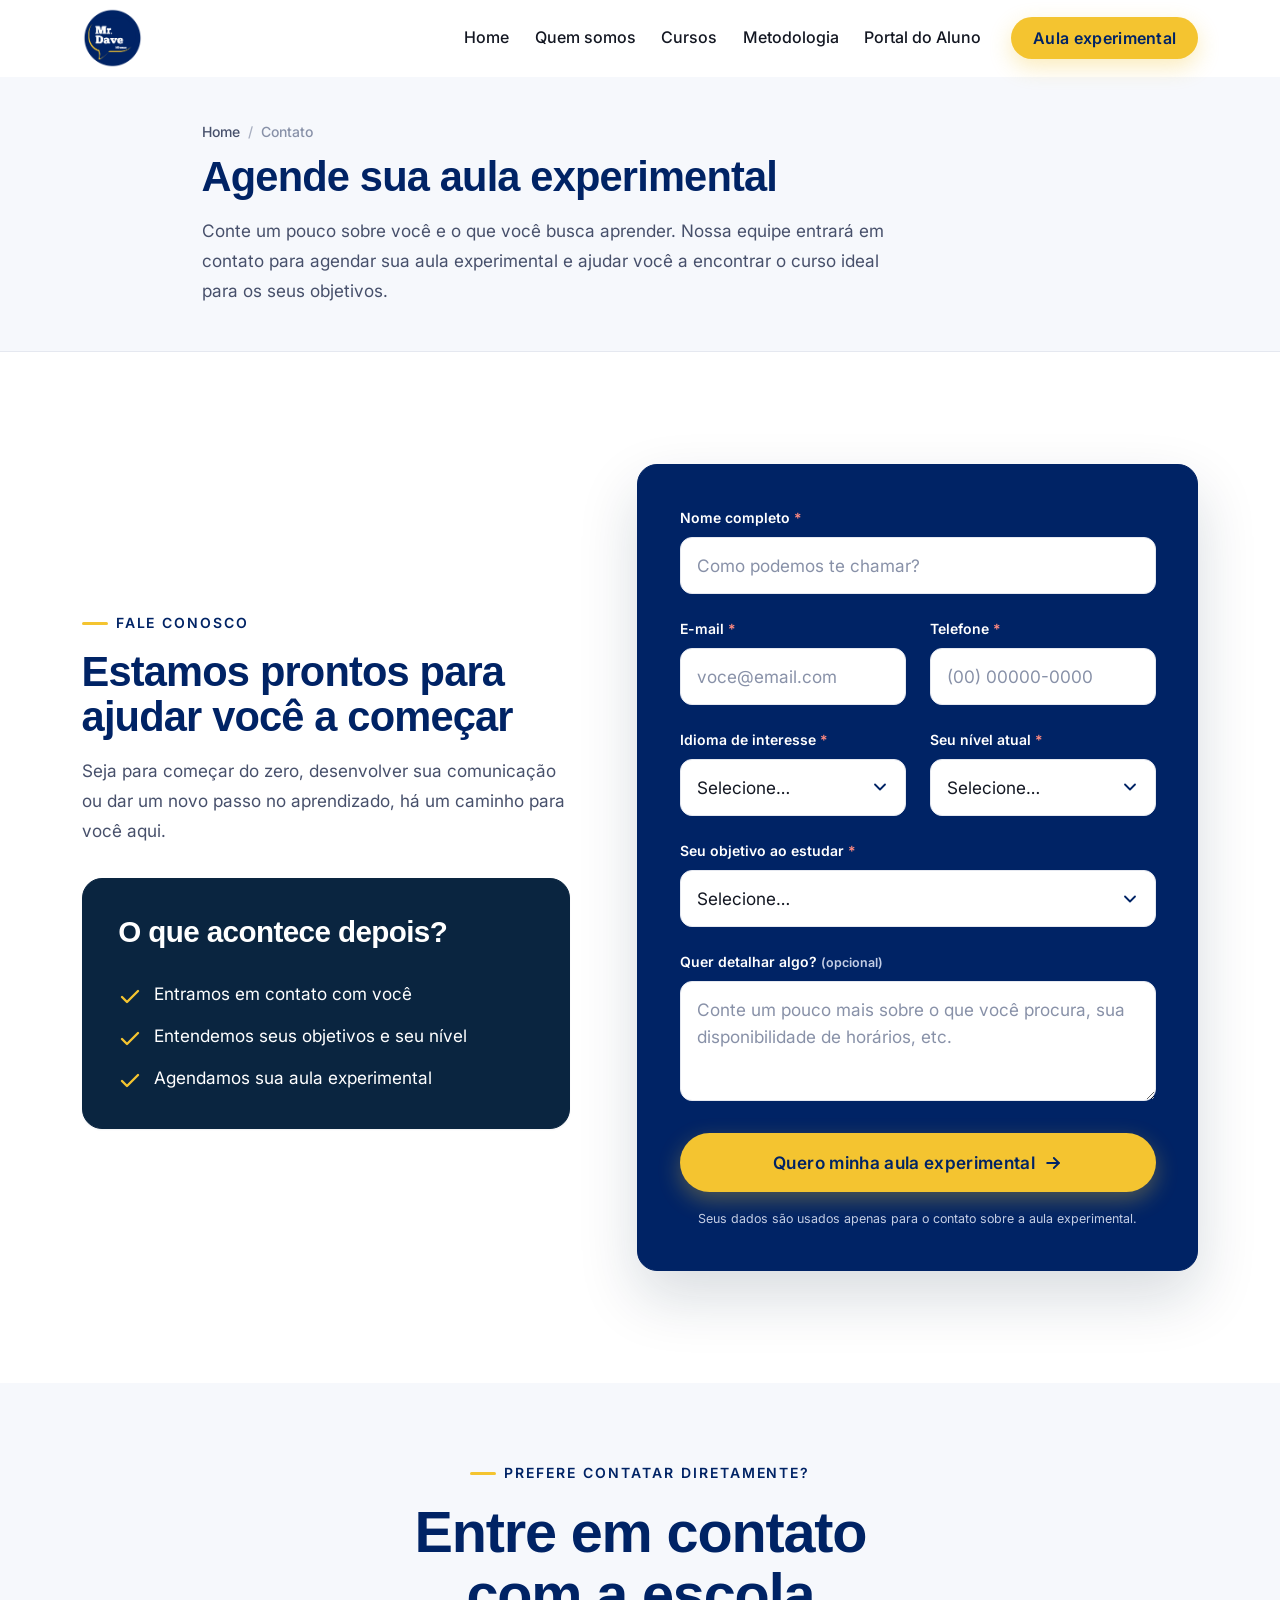
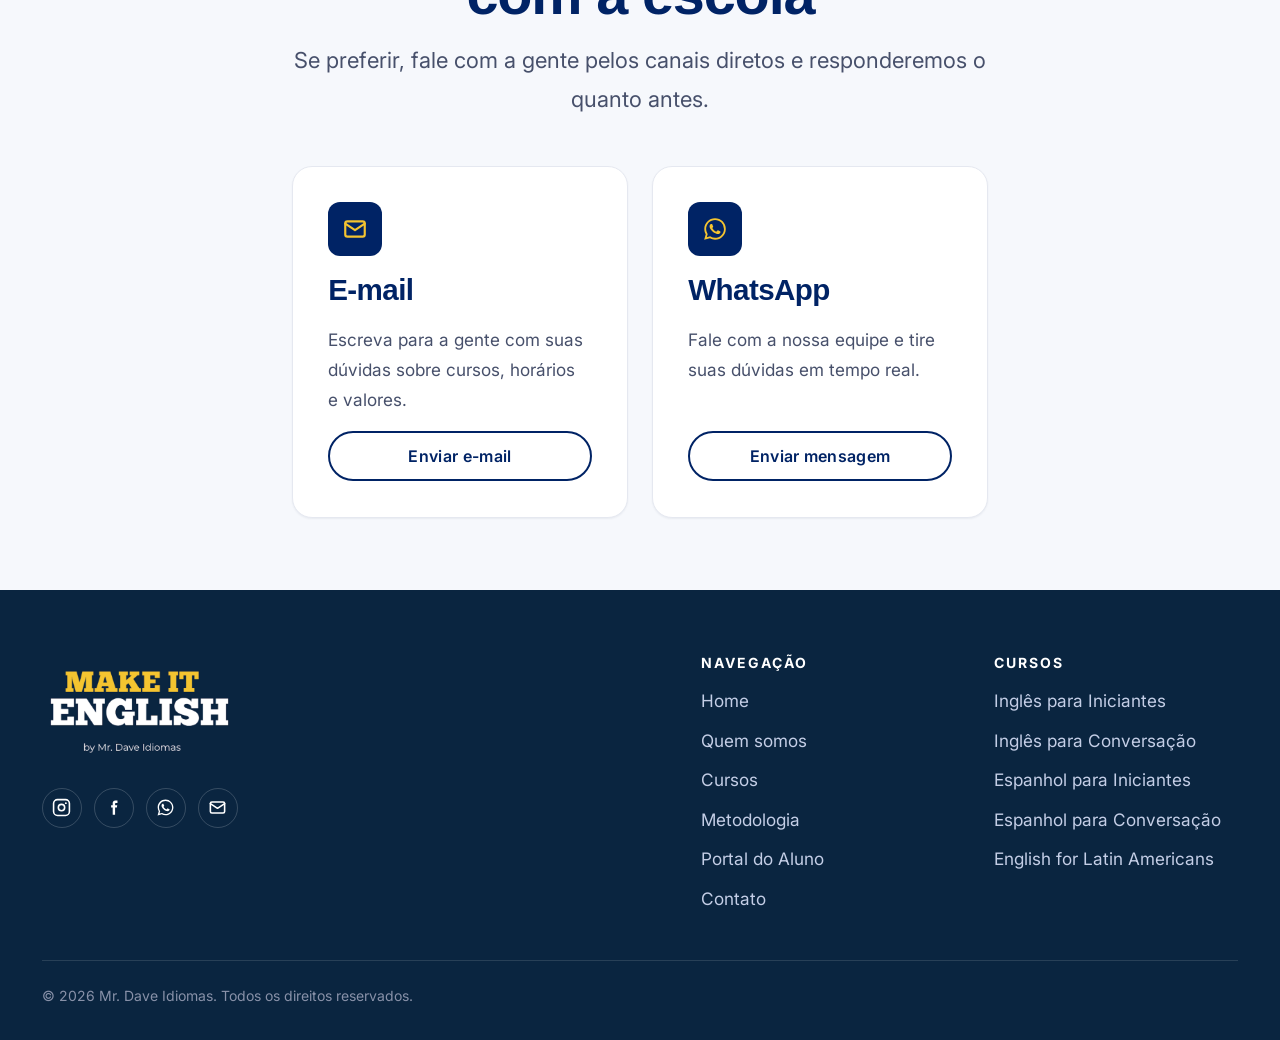
<file: contato/index.html>
<!DOCTYPE html>
<html lang="pt-BR">
<head>
  <meta charset="UTF-8" />
  <meta name="viewport" content="width=device-width, initial-scale=1.0" />
  <title>Aula experimental &amp; Contato — Mr. Dave Idiomas</title>
  <meta name="description" content="Agende sua aula experimental de inglês ou espanhol na Mr. Dave Idiomas. Preencha o formulário e nossa equipe entra em contato com você." />

  <link rel="canonical" href="https://mrdaveidiomas.com.br/contato/" />
  <meta name="robots" content="index, follow, max-image-preview:large, max-snippet:-1" />
  <meta name="author" content="Mr. Dave Idiomas" />

  <link rel="icon" href="/assets/logos/favicon.png" type="image/png" />
  <link rel="apple-touch-icon" href="/assets/logos/mr-dave-tile.png" />
  <meta name="theme-color" content="#002365" />

  <!-- Open Graph -->
  <meta property="og:type" content="website" />
  <meta property="og:site_name" content="Mr. Dave Idiomas" />
  <meta property="og:locale" content="pt_BR" />
  <meta property="og:url" content="https://mrdaveidiomas.com.br/contato/" />
  <meta property="og:title" content="Aula experimental &amp; Contato — Mr. Dave Idiomas" />
  <meta property="og:description" content="Agende sua aula experimental de inglês ou espanhol. Preencha o formulário ou fale pelo WhatsApp." />
  <meta property="og:image" content="https://mrdaveidiomas.com.br/assets/img/og-image.png" />
  <meta property="og:image:width" content="1200" />
  <meta property="og:image:height" content="630" />

  <!-- Twitter -->
  <meta name="twitter:card" content="summary_large_image" />
  <meta name="twitter:title" content="Aula experimental &amp; Contato — Mr. Dave Idiomas" />
  <meta name="twitter:description" content="Agende sua aula experimental de inglês ou espanhol. Formulário ou WhatsApp." />
  <meta name="twitter:image" content="https://mrdaveidiomas.com.br/assets/img/og-image.png" />

  <link rel="preconnect" href="https://fonts.googleapis.com" />
  <link rel="preconnect" href="https://fonts.gstatic.com" crossorigin />
  <link href="https://fonts.googleapis.com/css2?family=Inter:wght@400;500;600;700&family=Roboto+Slab:wght@400;500;700;900&display=swap" rel="stylesheet" />

  <link rel="stylesheet" href="/assets/css/tokens.css?v=20260823" />
  <link rel="stylesheet" href="/assets/css/base.css?v=20260823" />
  <link rel="stylesheet" href="/assets/css/components.css?v=20260823" />
  <link rel="stylesheet" href="/assets/css/pages.css?v=20260823" />

  <!-- Dados estruturados (Schema.org) — página de contato -->
  <script type="application/ld+json">
  {
    "@context": "https://schema.org",
    "@graph": [
      {
        "@type": "EducationalOrganization",
        "@id": "https://mrdaveidiomas.com.br/#organization",
        "name": "Mr. Dave Idiomas",
        "url": "https://mrdaveidiomas.com.br/",
        "logo": "https://mrdaveidiomas.com.br/assets/logos/logo.png",
        "email": "mrdaveidiomas@gmail.com",
        "telephone": "+55-12-98833-6873",
        "contactPoint": {
          "@type": "ContactPoint",
          "contactType": "customer support",
          "email": "mrdaveidiomas@gmail.com",
          "telephone": "+55-12-98833-6873",
          "availableLanguage": ["Portuguese", "English", "Spanish"]
        }
      },
      {
        "@type": "ContactPage",
        "url": "https://mrdaveidiomas.com.br/contato/",
        "name": "Aula experimental & Contato — Mr. Dave Idiomas",
        "inLanguage": "pt-BR",
        "about": { "@id": "https://mrdaveidiomas.com.br/#organization" }
      },
      {
        "@type": "BreadcrumbList",
        "itemListElement": [
          { "@type": "ListItem", "position": 1, "name": "Home", "item": "https://mrdaveidiomas.com.br/" },
          { "@type": "ListItem", "position": 2, "name": "Contato", "item": "https://mrdaveidiomas.com.br/contato/" }
        ]
      }
    ]
  }
  </script>
</head>
<body data-page="contato">
  <div id="site-header"></div>

  <main id="main">
    <!-- ================= PAGE HERO ================= -->
    <section class="page-hero">
      <div class="container page-hero__inner">
        <nav class="breadcrumb" aria-label="Você está em">
          <a href="/">Home</a><span aria-hidden="true">/</span> Contato
        </nav>
        <h1>Agende sua aula experimental</h1>
        <p class="page-hero__lead">
         Conte um pouco sobre você e o que você busca aprender. 
         Nossa equipe entrará em contato para agendar sua aula experimental 
         e ajudar você a encontrar o curso ideal para os seus objetivos.
        </p>
      </div>
    </section>

    <!-- ================= CONTATO ================= -->
    <section class="section">
      <div class="container">
        <div class="contact-layout">
          <!-- Aside com informações -->
          <aside class="contact-aside">
            <div class="stack">
              <div>
                <p class="eyebrow">Fale conosco</p>
                <h2 style="font-size: var(--fs-2xl);">Estamos prontos para ajudar você a começar</h2>
                <p style="color: var(--color-ink-soft); line-height: var(--lh-relaxed); margin-top: var(--space-4);">
                  Seja para começar do zero, desenvolver sua comunicação ou dar um
                  novo passo no aprendizado, há um caminho para você aqui.
                </p>
              </div>

              <div class="card contact-next" data-reveal>
                <h3>O que acontece depois?</h3>
                <ul class="showcase__list" style="margin-top: var(--space-4);">
                  <li>
                    <svg viewBox="0 0 24 24" fill="none" stroke="currentColor" stroke-width="2.4" stroke-linecap="round" stroke-linejoin="round" aria-hidden="true"><path d="M20 6 9 17l-5-5"/></svg>
                    <span>Entramos em contato com você</span>
                  </li>
                  <li>
                    <svg viewBox="0 0 24 24" fill="none" stroke="currentColor" stroke-width="2.4" stroke-linecap="round" stroke-linejoin="round" aria-hidden="true"><path d="M20 6 9 17l-5-5"/></svg>
                    <span>Entendemos seus objetivos e seu nível</span>
                  </li>
                  <li>
                    <svg viewBox="0 0 24 24" fill="none" stroke="currentColor" stroke-width="2.4" stroke-linecap="round" stroke-linejoin="round" aria-hidden="true"><path d="M20 6 9 17l-5-5"/></svg>
                    <span>Agendamos sua aula experimental</span>
                  </li>
                </ul>
              </div>
            </div>
          </aside>

          <!-- Formulário -->
          <div data-form-wrapper>
            <div class="card contact-form-card" data-reveal>
              <!--
                Para receber os leads por e-mail, adicione o atributo data-endpoint
                ao <form> abaixo com a URL de um serviço de formulário
                (ex.: Formspree, Basin, Getform). Sem endpoint, o formulário apenas
                valida e exibe a mensagem de sucesso, sem enviar dados a lugar nenhum.
                Ex.: <form class="contact-form" data-endpoint="https://formspree.io/f/XXXX" ...>
              -->
              <form class="contact-form" data-endpoint="https://formspree.io/f/mljrpgdk" novalidate>
                <div class="form-grid">
                  <div class="field field--full">
                    <label class="field__label" for="nome">Nome completo <span class="req" aria-hidden="true">*</span></label>
                    <input class="input" type="text" id="nome" name="nome" autocomplete="name" placeholder="Como podemos te chamar?" required />
                    <span class="field__error" role="alert"></span>
                  </div>

                  <div class="field">
                    <label class="field__label" for="email">E-mail <span class="req" aria-hidden="true">*</span></label>
                    <input class="input" type="email" id="email" name="email" autocomplete="email" placeholder="voce@email.com" required />
                    <span class="field__error" role="alert"></span>
                  </div>

                  <div class="field">
                    <label class="field__label" for="telefone">Telefone <span class="req" aria-hidden="true">*</span></label>
                    <input class="input" type="tel" id="telefone" name="telefone" autocomplete="tel" inputmode="numeric" placeholder="(00) 00000-0000" required />
                    <span class="field__error" role="alert"></span>
                  </div>

                  <div class="field">
                    <label class="field__label" for="idioma">Idioma de interesse <span class="req" aria-hidden="true">*</span></label>
                    <select class="select" id="idioma" name="idioma" required>
                      <option value="" disabled selected>Selecione…</option>
                      <option value="ingles">Inglês</option>
                      <option value="espanhol">Espanhol</option>
                      <option value="english-latin-americans">English for Latin Americans</option>
                      <option value="indeciso">Ainda não sei</option>
                    </select>
                    <span class="field__error" role="alert"></span>
                  </div>

                  <div class="field">
                    <label class="field__label" for="nivel">Seu nível atual <span class="req" aria-hidden="true">*</span></label>
                    <select class="select" id="nivel" name="nivel" required>
                      <option value="" disabled selected>Selecione…</option>
                      <option value="iniciante">Começando do zero</option>
                      <option value="basico">Básico</option>
                      <option value="intermediario">Intermediário</option>
                      <option value="avancado">Avançado</option>
                      <option value="nao-sei">Não tenho certeza</option>
                    </select>
                    <span class="field__error" role="alert"></span>
                  </div>

                  <div class="field field--full">
                    <label class="field__label" for="objetivo">Seu objetivo ao estudar <span class="req" aria-hidden="true">*</span></label>
                    <select class="select" id="objetivo" name="objetivo" required>
                      <option value="" disabled selected>Selecione…</option>
                      <option value="conversacao">Ganhar confiança para conversar</option>
                      <option value="base">Construir uma base sólida no idioma</option>
                      <option value="trabalho">Trabalho / carreira</option>
                      <option value="estudos">Estudos / intercâmbio</option>
                      <option value="viagem">Viagem</option>
                      <option value="outro">Outro</option>
                    </select>
                    <span class="field__error" role="alert"></span>
                  </div>

                  <div class="field field--full">
                    <label class="field__label" for="mensagem">Quer detalhar algo? <span class="field__hint">(opcional)</span></label>
                    <textarea class="textarea" id="mensagem" name="mensagem" placeholder="Conte um pouco mais sobre o que você procura, sua disponibilidade de horários, etc."></textarea>
                  </div>
                </div>

                <button class="btn btn--primary btn--lg btn--block" type="submit" style="margin-top: var(--space-6);">
                  Quero minha aula experimental
                  <svg class="btn__arrow" width="20" height="20" viewBox="0 0 24 24" fill="none" stroke="currentColor" stroke-width="2.2" stroke-linecap="round" stroke-linejoin="round" aria-hidden="true"><path d="M5 12h14"/><path d="m13 6 6 6-6 6"/></svg>
                </button>
                <p class="field__hint" style="margin-top: var(--space-4); text-align:center;">
                  Seus dados são usados apenas para o contato sobre a aula experimental.
                </p>
              </form>

              <!-- Mensagem de sucesso -->
              <div class="form-success" role="status">
                <span class="form-success__icon" aria-hidden="true">
                  <svg width="36" height="36" viewBox="0 0 24 24" fill="none" stroke="currentColor" stroke-width="2.4" stroke-linecap="round" stroke-linejoin="round"><path d="M22 11.08V12a10 10 0 1 1-5.93-9.14"/><path d="M22 4 12 14.01l-3-3"/></svg>
                </span>
                <h3>Recebemos o seu pedido!</h3>
                <p style="max-width: 40ch;">
                  Obrigado pelo interesse. Nossa equipe vai entrar em contato em breve
                  para agendar a sua aula experimental.
                </p>
                <a class="btn btn--ghost-light" href="/">Voltar para a home</a>
              </div>
            </div>
          </div>
        </div>
      </div>
    </section>

    <!-- ================= CONTATO DIRETO ================= -->
    <section class="section section--alt section--tight">
      <div class="container container--narrow">
        <div class="section-head section-head--center" data-reveal>
          <p class="eyebrow" style="justify-content: center;">Prefere contatar diretamente?</p>
          <h2>Entre em contato com a escola</h2>
          <p class="section-lead">
            Se preferir, fale com a gente pelos canais diretos e responderemos o
            quanto antes.
          </p>
        </div>

        <div class="grid grid--2" data-reveal-stagger="100">
          <div class="card card--hover" data-reveal>
            <span class="icon-badge" aria-hidden="true">
              <svg viewBox="0 0 24 24" fill="none" stroke="currentColor" stroke-width="2" stroke-linecap="round" stroke-linejoin="round"><rect x="3" y="5" width="18" height="14" rx="2"/><path d="m3 7 9 6 9-6"/></svg>
            </span>
            <h3 class="card__title">E-mail</h3>
            <p class="card__text">
              Escreva para a gente com suas dúvidas sobre cursos, horários e
              valores.
            </p>
            <a class="btn btn--outline" href="mailto:mrdaveidiomas@gmail.com" style="margin-top: auto;">
              Enviar e-mail
            </a>
          </div>

          <div class="card card--hover" data-reveal>
            <span class="icon-badge" aria-hidden="true">
              <svg viewBox="0 0 24 24" fill="currentColor"><path d="M12.04 2C6.58 2 2.13 6.45 2.13 11.91c0 1.75.46 3.45 1.32 4.95L2 22l5.25-1.38a9.9 9.9 0 0 0 4.79 1.22h.01c5.46 0 9.91-4.45 9.91-9.91 0-2.65-1.03-5.14-2.9-7.01A9.82 9.82 0 0 0 12.04 2Zm0 18.13h-.01a8.2 8.2 0 0 1-4.18-1.15l-.3-.18-3.11.82.83-3.04-.2-.31a8.23 8.23 0 0 1-1.26-4.38c0-4.54 3.7-8.24 8.24-8.24 2.2 0 4.27.86 5.83 2.42a8.19 8.19 0 0 1 2.41 5.83c0 4.54-3.7 8.24-8.24 8.24Zm4.52-6.16c-.25-.12-1.47-.72-1.69-.81-.23-.08-.39-.12-.56.13-.16.25-.64.81-.79.98-.14.16-.29.18-.54.06-.25-.12-1.05-.39-1.99-1.23-.74-.66-1.23-1.47-1.38-1.72-.14-.25-.02-.38.11-.51.11-.11.25-.29.37-.43.13-.14.17-.25.25-.41.08-.16.04-.31-.02-.43-.06-.12-.56-1.34-.76-1.84-.2-.48-.4-.42-.56-.43-.14-.01-.31-.01-.48-.01-.16 0-.43.06-.66.31-.23.25-.87.85-.87 2.07 0 1.22.89 2.4 1.01 2.56.12.16 1.75 2.67 4.24 3.74.59.26 1.05.41 1.41.52.59.19 1.13.16 1.56.1.48-.07 1.47-.6 1.68-1.18.21-.58.21-1.07.14-1.18-.06-.11-.22-.17-.47-.29Z"/></svg>
            </span>
            <h3 class="card__title">WhatsApp</h3>
            <p class="card__text">
              Fale com a nossa equipe e tire suas dúvidas em tempo real.
            </p>
            <a class="btn btn--outline" href="https://wa.me/5512988336873?text=Ol%C3%A1!%20Tenho%20interesse%20nos%20cursos%20da%20Mr.%20Dave%20Idiomas." target="_blank" rel="noopener" style="margin-top: auto;">
              Enviar mensagem
            </a>
          </div>
        </div>
      </div>
    </section>
  </main>

  <div id="site-footer"></div>

  <script src="/assets/js/includes.js?v=20260823"></script>
  <script src="/assets/js/main.js?v=20260823"></script>
  <script src="/assets/js/form.js?v=20260823"></script>
</body>
</html>
</file>
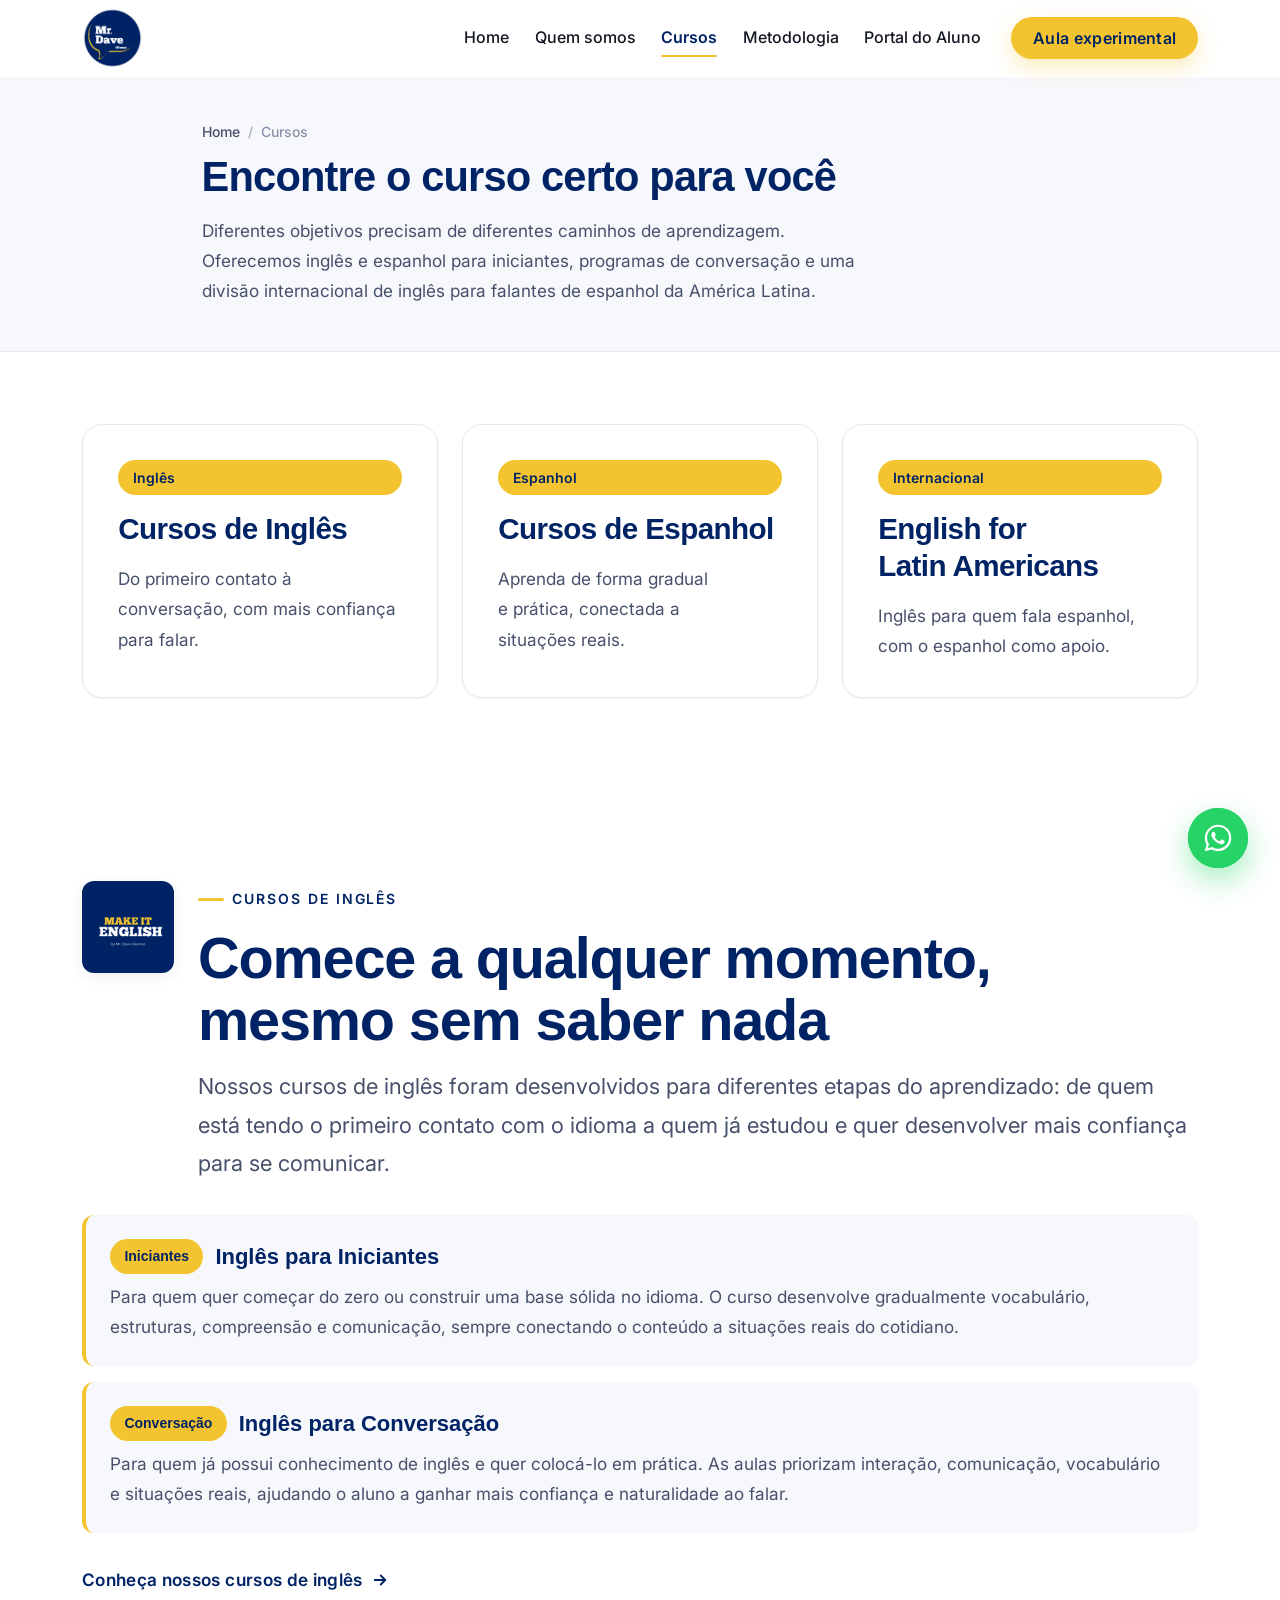
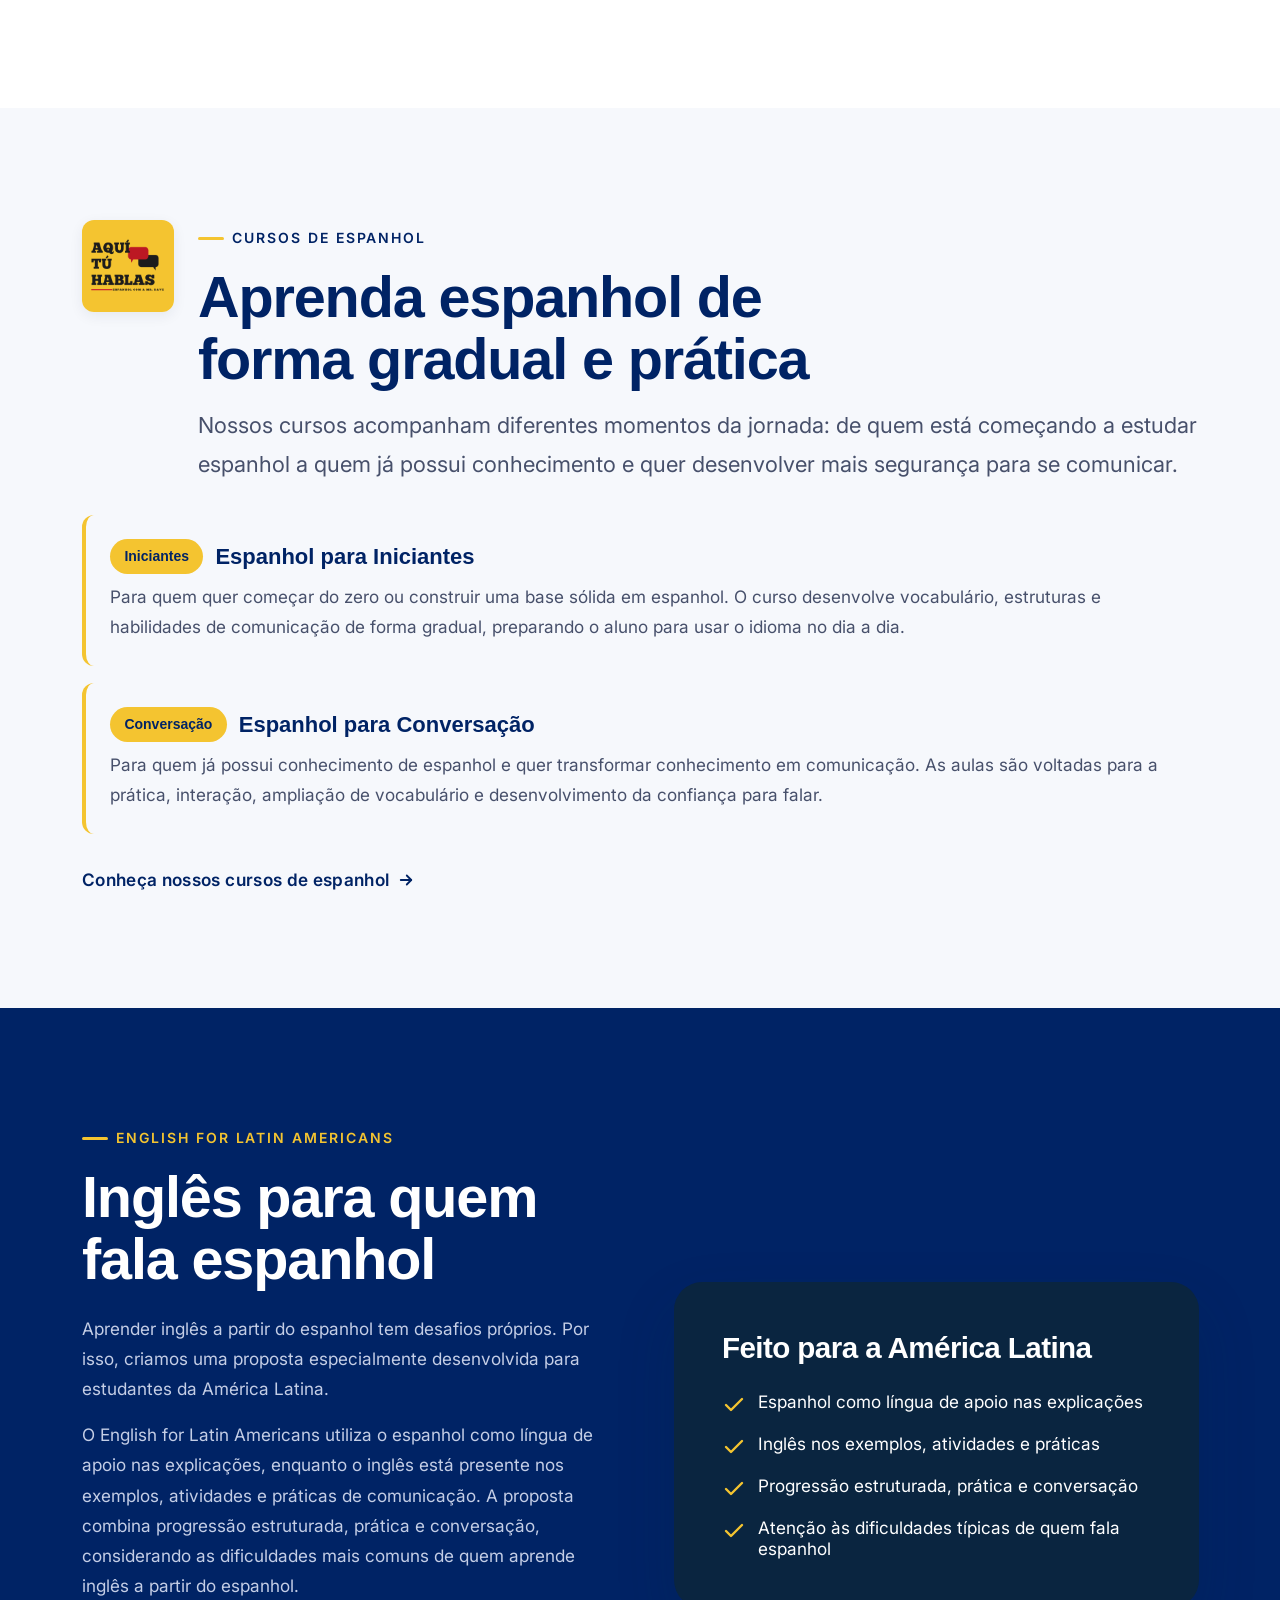
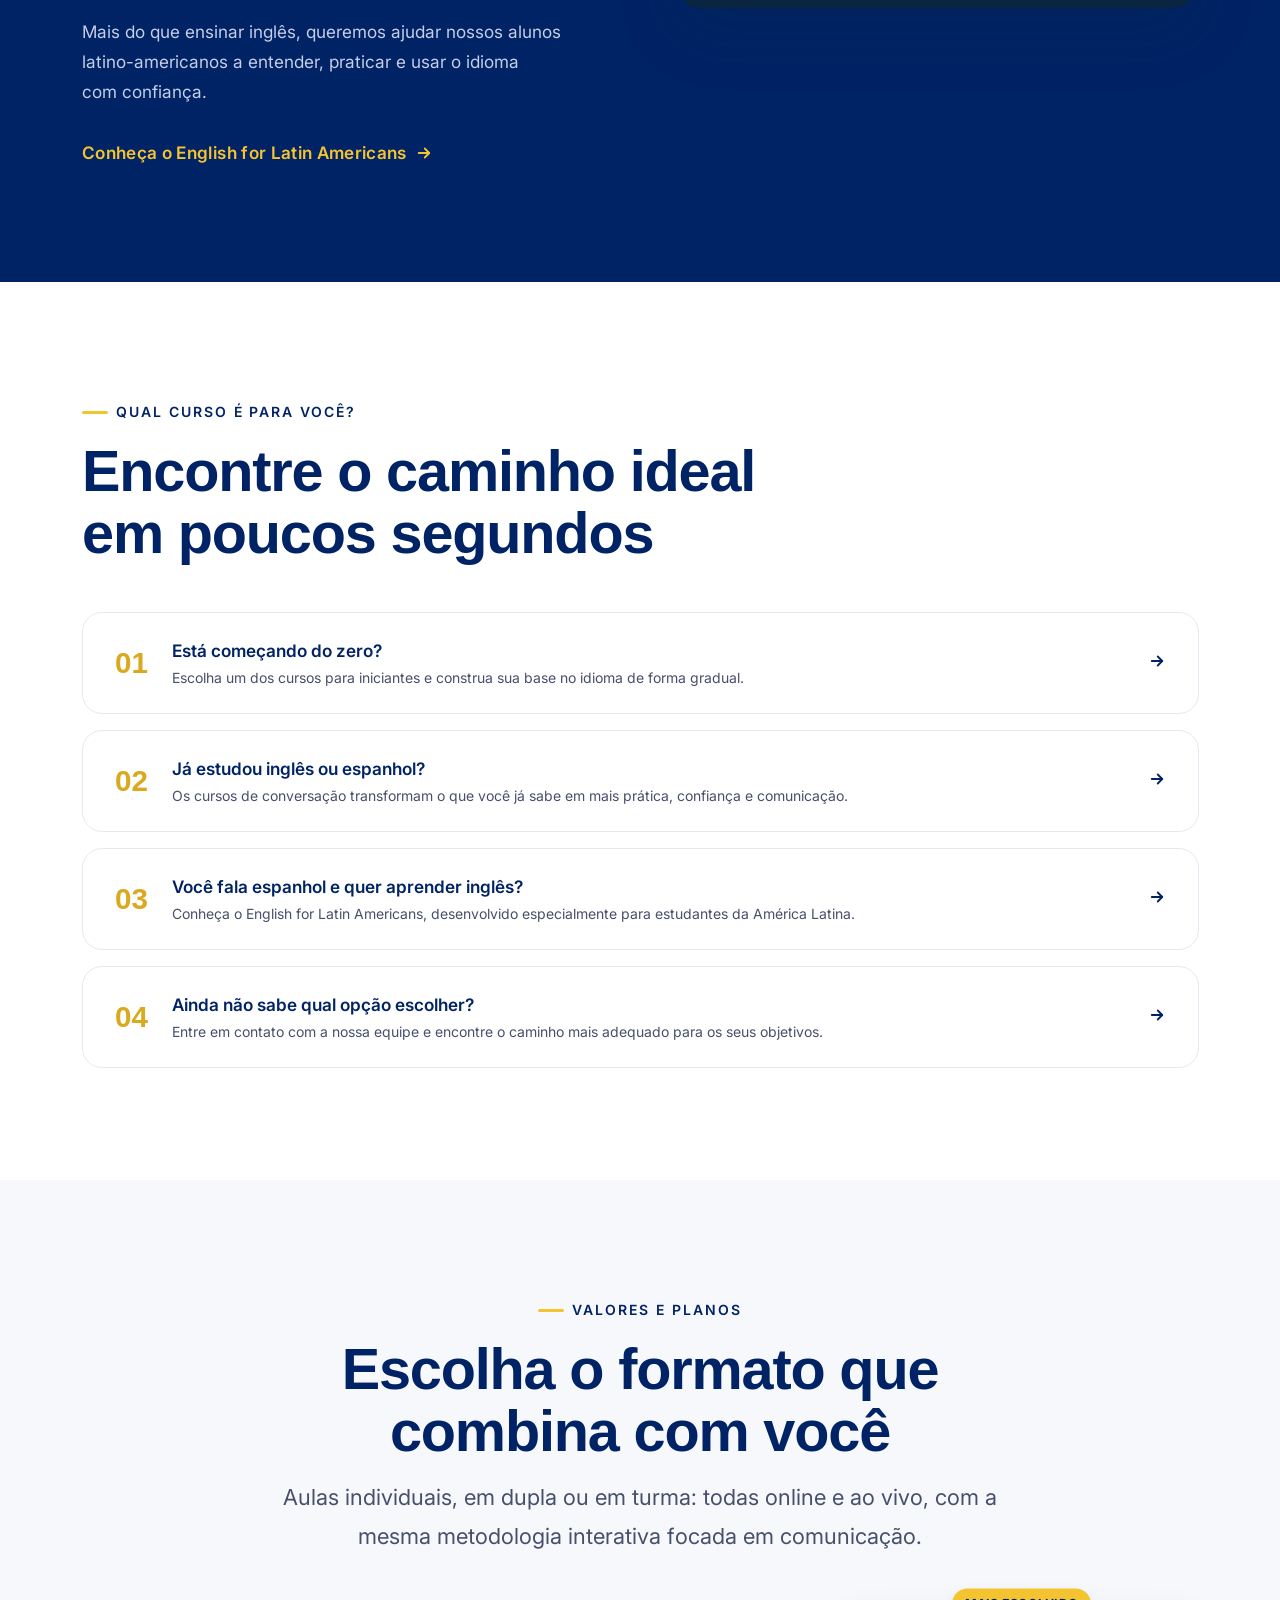
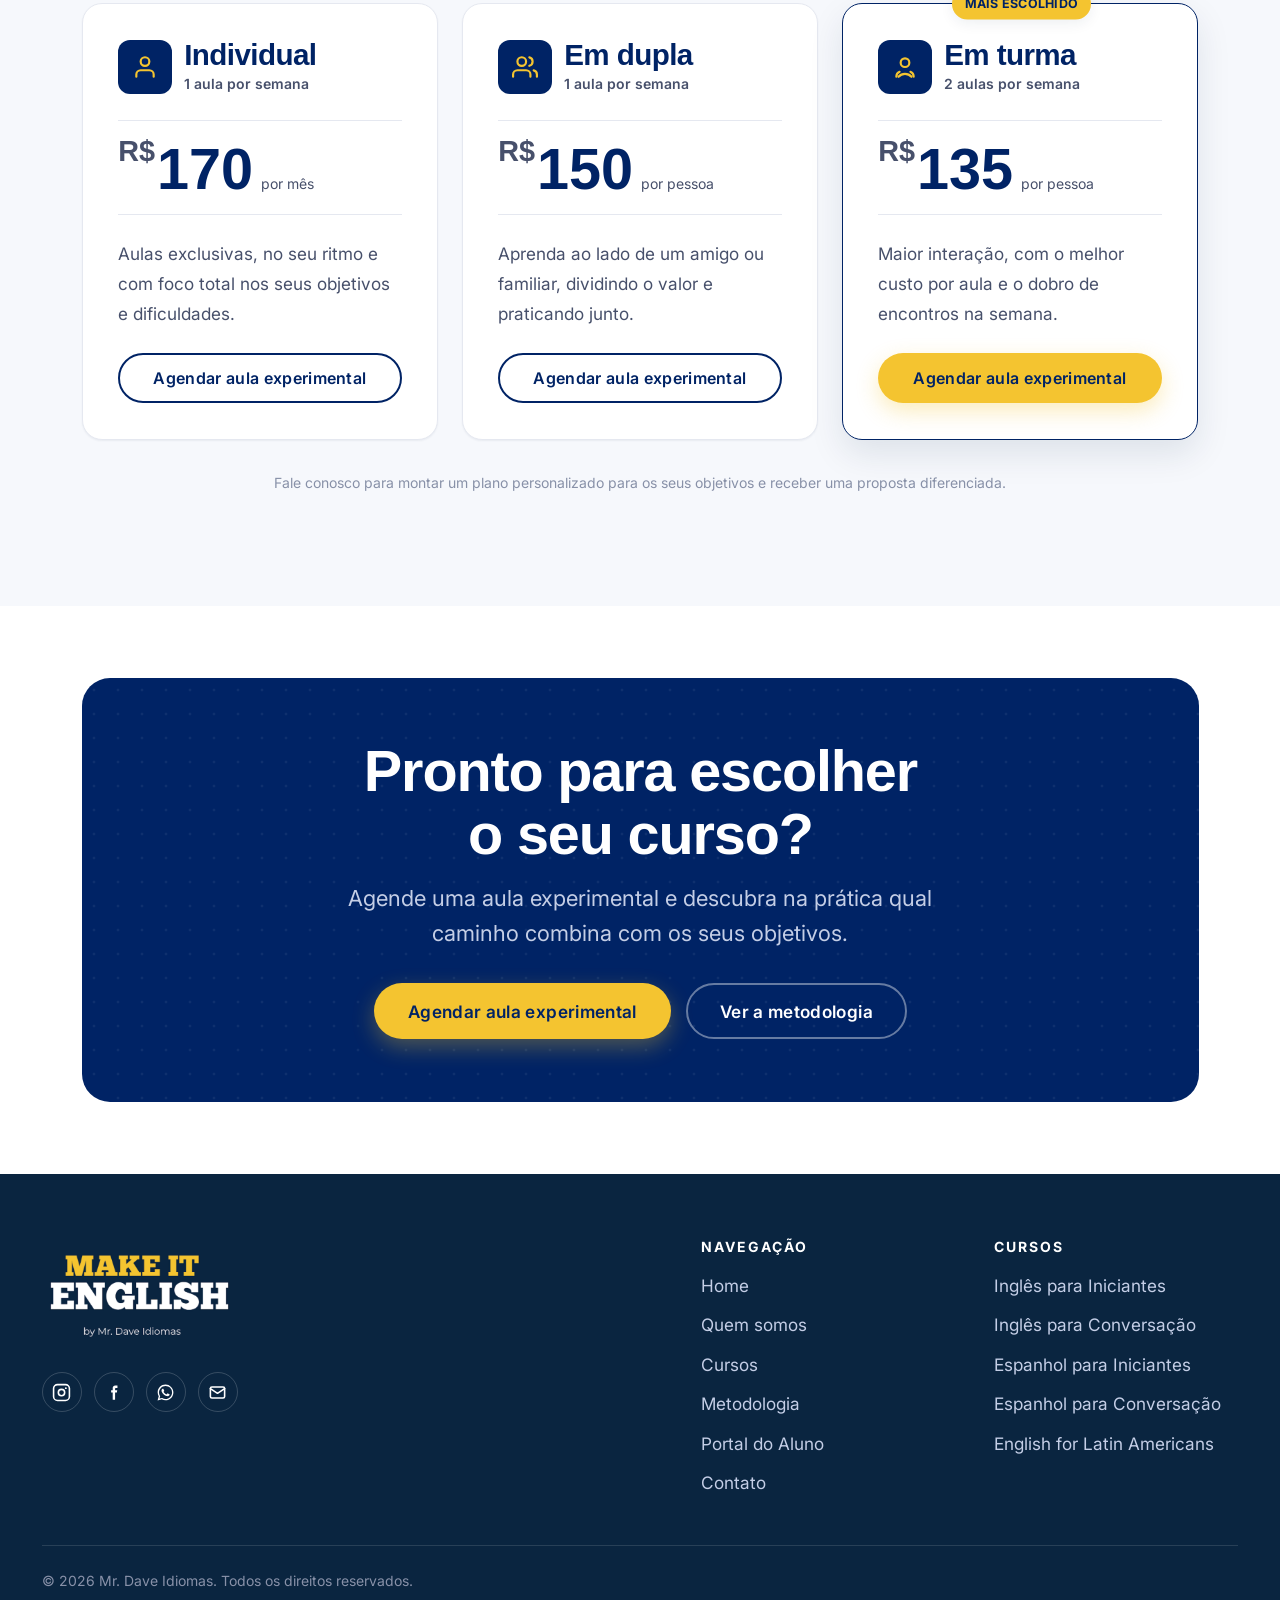
<file: cursos/index.html>
<!DOCTYPE html>
<html lang="pt-BR">
<head>
  <meta charset="UTF-8" />
  <meta name="viewport" content="width=device-width, initial-scale=1.0" />
  <title>Cursos de inglês e espanhol — Mr. Dave Idiomas</title>
  <meta name="description" content="Cursos de inglês e espanhol para iniciantes e conversação, além do English for Latin Americans — inglês para quem fala espanhol. Encontre o curso certo para você." />

  <link rel="canonical" href="https://mrdaveidiomas.com.br/cursos/" />
  <meta name="robots" content="index, follow, max-image-preview:large, max-snippet:-1" />
  <meta name="author" content="Mr. Dave Idiomas" />
  <meta name="keywords" content="curso de inglês, curso de espanhol, inglês para iniciantes, inglês para conversação, espanhol para iniciantes, English for Latin Americans, aulas online ao vivo" />

  <link rel="icon" href="/assets/logos/favicon.png" type="image/png" />
  <link rel="apple-touch-icon" href="/assets/logos/mr-dave-tile.png" />
  <meta name="theme-color" content="#002365" />

  <!-- Open Graph -->
  <meta property="og:type" content="website" />
  <meta property="og:site_name" content="Mr. Dave Idiomas" />
  <meta property="og:locale" content="pt_BR" />
  <meta property="og:url" content="https://mrdaveidiomas.com.br/cursos/" />
  <meta property="og:title" content="Cursos de inglês e espanhol — Mr. Dave Idiomas" />
  <meta property="og:description" content="Inglês e espanhol para iniciantes e conversação, e o English for Latin Americans — inglês para quem fala espanhol." />
  <meta property="og:image" content="https://mrdaveidiomas.com.br/assets/img/og-image.png" />
  <meta property="og:image:width" content="1200" />
  <meta property="og:image:height" content="630" />

  <!-- Twitter -->
  <meta name="twitter:card" content="summary_large_image" />
  <meta name="twitter:title" content="Cursos de inglês e espanhol — Mr. Dave Idiomas" />
  <meta name="twitter:description" content="Inglês e espanhol para iniciantes e conversação, e o English for Latin Americans." />
  <meta name="twitter:image" content="https://mrdaveidiomas.com.br/assets/img/og-image.png" />

  <link rel="preconnect" href="https://fonts.googleapis.com" />
  <link rel="preconnect" href="https://fonts.gstatic.com" crossorigin />
  <link href="https://fonts.googleapis.com/css2?family=Inter:wght@400;500;600;700&family=Roboto+Slab:wght@400;500;700;900&display=swap" rel="stylesheet" />

  <link rel="stylesheet" href="/assets/css/tokens.css?v=20260823" />
  <link rel="stylesheet" href="/assets/css/base.css?v=20260823" />
  <link rel="stylesheet" href="/assets/css/components.css?v=20260823" />
  <link rel="stylesheet" href="/assets/css/pages.css?v=20260823" />

  <!-- Dados estruturados (Schema.org) — trilha e catálogo de cursos -->
  <script type="application/ld+json">
  {
    "@context": "https://schema.org",
    "@graph": [
      {
        "@type": "EducationalOrganization",
        "@id": "https://mrdaveidiomas.com.br/#organization",
        "name": "Mr. Dave Idiomas",
        "url": "https://mrdaveidiomas.com.br/",
        "logo": "https://mrdaveidiomas.com.br/assets/logos/logo.png"
      },
      {
        "@type": "BreadcrumbList",
        "itemListElement": [
          { "@type": "ListItem", "position": 1, "name": "Home", "item": "https://mrdaveidiomas.com.br/" },
          { "@type": "ListItem", "position": 2, "name": "Cursos", "item": "https://mrdaveidiomas.com.br/cursos/" }
        ]
      },
      {
        "@type": "ItemList",
        "name": "Cursos de inglês e espanhol",
        "itemListElement": [
          {
            "@type": "Course",
            "name": "Inglês (iniciantes e conversação)",
            "description": "Cursos de inglês do primeiro contato à conversação, para iniciantes e para quem já estudou e quer desenvolver a comunicação.",
            "inLanguage": "en",
            "provider": { "@id": "https://mrdaveidiomas.com.br/#organization" },
            "hasCourseInstance": {
              "@type": "CourseInstance",
              "courseMode": "online",
              "courseWorkload": "PT1H"
            }
          },
          {
            "@type": "Course",
            "name": "Espanhol (iniciantes e conversação)",
            "description": "Cursos de espanhol de forma gradual e prática, para iniciantes e para quem quer mais segurança ao se comunicar.",
            "inLanguage": "es",
            "provider": { "@id": "https://mrdaveidiomas.com.br/#organization" },
            "hasCourseInstance": {
              "@type": "CourseInstance",
              "courseMode": "online",
              "courseWorkload": "PT1H"
            }
          },
          {
            "@type": "Course",
            "name": "English for Latin Americans",
            "description": "Inglês para falantes de espanhol da América Latina, usando o espanhol como língua de apoio nas explicações.",
            "inLanguage": "en",
            "provider": { "@id": "https://mrdaveidiomas.com.br/#organization" },
            "hasCourseInstance": {
              "@type": "CourseInstance",
              "courseMode": "online",
              "courseWorkload": "PT1H"
            }
          }
        ]
      }
    ]
  }
  </script>
</head>
<body data-page="cursos">
  <div id="site-header"></div>

  <main id="main">
    <!-- ================= PAGE HERO ================= -->
    <section class="page-hero">
      <div class="container page-hero__inner">
        <nav class="breadcrumb" aria-label="Você está em">
          <a href="/">Home</a><span aria-hidden="true">/</span> Cursos
        </nav>
        <h1>Encontre o curso certo para você</h1>
        <p class="page-hero__lead">
          Diferentes objetivos precisam de diferentes caminhos de aprendizagem.
          Oferecemos inglês e espanhol para iniciantes, programas de conversação e
          uma divisão internacional de inglês para falantes de espanhol da América
          Latina.
        </p>
      </div>
    </section>

    <!-- ================= INTRO / ATALHOS ================= -->
    <section class="section section--tight">
      <div class="container">
        <div class="grid grid--3" data-reveal-stagger="90">
          <a class="card card--hover" href="#ingles" data-reveal style="text-decoration:none;">
            <span class="chip chip--yellow">Inglês</span>
            <h3 class="card__title">Cursos de Inglês</h3>
            <p class="card__text">Do primeiro contato à conversação, com mais confiança para falar.</p>
          </a>
          <a class="card card--hover" href="#espanhol" data-reveal style="text-decoration:none;">
            <span class="chip chip--yellow">Espanhol</span>
            <h3 class="card__title">Cursos de Espanhol</h3>
            <p class="card__text">Aprenda de forma gradual e prática, conectada a situações reais.</p>
          </a>
          <a class="card card--hover" href="#latin-americans" data-reveal style="text-decoration:none;">
            <span class="chip chip--yellow">Internacional</span>
            <h3 class="card__title">English for Latin Americans</h3>
            <p class="card__text">Inglês para quem fala espanhol, com o espanhol como apoio.</p>
          </a>
        </div>
      </div>
    </section>

    <!-- ================= INGLÊS ================= -->
    <section class="section" id="ingles">
      <div class="container">
        <div class="course-card" style="margin-bottom: var(--space-6);">
          <img class="course-card__mark" src="/assets/logos/make-it-english-tile.png" alt="Make it English — por Mr. Dave Idiomas" data-reveal />
          <div data-reveal data-reveal-delay="80">
            <p class="eyebrow">Cursos de Inglês</p>
            <h2>Comece a qualquer momento, mesmo sem saber nada</h2>
            <p class="section-lead">
              Nossos cursos de inglês foram desenvolvidos para diferentes etapas do
              aprendizado: de quem está tendo o primeiro contato com o idioma a quem
              já estudou e quer desenvolver mais confiança para se comunicar.
            </p>
          </div>
        </div>

        <div class="level-list" data-reveal-stagger="100">
          <div class="level" data-reveal>
            <div class="level__name">
              <span class="chip chip--yellow">Iniciantes</span>
              Inglês para Iniciantes
            </div>
            <p class="card__text">
              Para quem quer começar do zero ou construir uma base sólida no idioma.
              O curso desenvolve gradualmente vocabulário, estruturas, compreensão e
              comunicação, sempre conectando o conteúdo a situações reais do cotidiano.
            </p>
          </div>
          <div class="level" data-reveal>
            <div class="level__name">
              <span class="chip chip--yellow">Conversação</span>
              Inglês para Conversação
            </div>
            <p class="card__text">
              Para quem já possui conhecimento de inglês e quer colocá-lo em prática.
              As aulas priorizam interação, comunicação, vocabulário e situações
              reais, ajudando o aluno a ganhar mais confiança e naturalidade ao falar.
            </p>
          </div>
        </div>

        <div style="margin-top: var(--space-6);" data-reveal>
          <a class="arrow-link" href="/contato/">
            Conheça nossos cursos de inglês
            <svg width="18" height="18" viewBox="0 0 24 24" fill="none" stroke="currentColor" stroke-width="2.4" stroke-linecap="round" stroke-linejoin="round" aria-hidden="true"><path d="M5 12h14"/><path d="m13 6 6 6-6 6"/></svg>
          </a>
        </div>
      </div>
    </section>

    <!-- ================= ESPANHOL ================= -->
    <section class="section section--alt" id="espanhol">
      <div class="container">
        <div class="course-card" style="margin-bottom: var(--space-6);">
          <img class="course-card__mark" src="/assets/logos/aqui-tu-hablas-tile.png" alt="Aquí Tú Hablas — Espanhol com a Mr. Dave" data-reveal />
          <div data-reveal data-reveal-delay="80">
            <p class="eyebrow">Cursos de Espanhol</p>
            <h2>Aprenda espanhol de forma gradual e prática</h2>
            <p class="section-lead">
              Nossos cursos acompanham diferentes momentos da jornada: de quem está
              começando a estudar espanhol a quem já possui conhecimento e quer
              desenvolver mais segurança para se comunicar.
            </p>
          </div>
        </div>

        <div class="level-list" data-reveal-stagger="100">
          <div class="level" data-reveal>
            <div class="level__name">
              <span class="chip chip--yellow">Iniciantes</span>
              Espanhol para Iniciantes
            </div>
            <p class="card__text">
              Para quem quer começar do zero ou construir uma base sólida em espanhol.
              O curso desenvolve vocabulário, estruturas e habilidades de comunicação
              de forma gradual, preparando o aluno para usar o idioma no dia a dia.
            </p>
          </div>
          <div class="level" data-reveal>
            <div class="level__name">
              <span class="chip chip--yellow">Conversação</span>
              Espanhol para Conversação
            </div>
            <p class="card__text">
              Para quem já possui conhecimento de espanhol e quer transformar
              conhecimento em comunicação. As aulas são voltadas para a prática,
              interação, ampliação de vocabulário e desenvolvimento da confiança para falar.
            </p>
          </div>
        </div>

        <div style="margin-top: var(--space-6);" data-reveal>
          <a class="arrow-link" href="/contato/">
            Conheça nossos cursos de espanhol
            <svg width="18" height="18" viewBox="0 0 24 24" fill="none" stroke="currentColor" stroke-width="2.4" stroke-linecap="round" stroke-linejoin="round" aria-hidden="true"><path d="M5 12h14"/><path d="m13 6 6 6-6 6"/></svg>
          </a>
        </div>
      </div>
    </section>

    <!-- ================= ENGLISH FOR LATIN AMERICANS ================= -->
    <section class="section section--navy" id="latin-americans">
      <div class="container">
        <div class="split">
          <div class="split__body" data-reveal>
            <p class="eyebrow eyebrow--on-dark">English for Latin Americans</p>
            <h2>Inglês para quem fala espanhol</h2>
            <div class="stack" style="--flow: var(--space-4); margin-top: var(--space-5);">
              <p style="color: var(--text-on-dark-soft); line-height: var(--lh-relaxed);">
                Aprender inglês a partir do espanhol tem desafios próprios. Por isso,
                criamos uma proposta especialmente desenvolvida para estudantes da
                América Latina.
              </p>
              <p style="color: var(--text-on-dark-soft); line-height: var(--lh-relaxed);">
                O English for Latin Americans utiliza o espanhol como língua de apoio
                nas explicações, enquanto o inglês está presente nos exemplos,
                atividades e práticas de comunicação. A proposta combina progressão
                estruturada, prática e conversação, considerando as dificuldades mais
                comuns de quem aprende inglês a partir do espanhol.
              </p>
              <p style="color: var(--text-on-dark-soft); line-height: var(--lh-relaxed);">
                Mais do que ensinar inglês, queremos ajudar nossos alunos
                latino-americanos a entender, praticar e usar o idioma com confiança.
              </p>
            </div>
            <a class="arrow-link" href="/contato/" style="margin-top: var(--space-6); color: var(--color-yellow);">
              Conheça o English for Latin Americans
              <svg width="18" height="18" viewBox="0 0 24 24" fill="none" stroke="currentColor" stroke-width="2.4" stroke-linecap="round" stroke-linejoin="round" aria-hidden="true"><path d="M5 12h14"/><path d="m13 6 6 6-6 6"/></svg>
            </a>
          </div>
          <div class="split__media" data-reveal data-reveal-delay="120">
            <div class="showcase" style="background: var(--color-navy-deep);">
              <h3 style="color: var(--color-white); margin-bottom: var(--space-5);">Feito para a América Latina</h3>
              <ul class="showcase__list">
                <li>
                  <svg viewBox="0 0 24 24" fill="none" stroke="currentColor" stroke-width="2.4" stroke-linecap="round" stroke-linejoin="round" aria-hidden="true"><path d="M20 6 9 17l-5-5"/></svg>
                  <span>Espanhol como língua de apoio nas explicações</span>
                </li>
                <li>
                  <svg viewBox="0 0 24 24" fill="none" stroke="currentColor" stroke-width="2.4" stroke-linecap="round" stroke-linejoin="round" aria-hidden="true"><path d="M20 6 9 17l-5-5"/></svg>
                  <span>Inglês nos exemplos, atividades e práticas</span>
                </li>
                <li>
                  <svg viewBox="0 0 24 24" fill="none" stroke="currentColor" stroke-width="2.4" stroke-linecap="round" stroke-linejoin="round" aria-hidden="true"><path d="M20 6 9 17l-5-5"/></svg>
                  <span>Progressão estruturada, prática e conversação</span>
                </li>
                <li>
                  <svg viewBox="0 0 24 24" fill="none" stroke="currentColor" stroke-width="2.4" stroke-linecap="round" stroke-linejoin="round" aria-hidden="true"><path d="M20 6 9 17l-5-5"/></svg>
                  <span>Atenção às dificuldades típicas de quem fala espanhol</span>
                </li>
              </ul>
            </div>
          </div>
        </div>
      </div>
    </section>

    <!-- ================= QUAL CURSO É PARA VOCÊ ================= -->
    <section class="section">
      <div class="container">
        <div class="section-head" data-reveal>
          <p class="eyebrow">Qual curso é para você?</p>
          <h2>Encontre o caminho ideal em poucos segundos</h2>
        </div>

        <div class="pathway" data-reveal-stagger="90">
          <div class="pathway__item" data-reveal>
            <span class="pathway__num">01</span>
            <div>
              <p class="pathway__q">Está começando do zero?</p>
              <p class="pathway__a">Escolha um dos cursos para iniciantes e construa sua base no idioma de forma gradual.</p>
            </div>
            <a class="arrow-link" href="#ingles" aria-label="Ver cursos para iniciantes">
              <svg width="18" height="18" viewBox="0 0 24 24" fill="none" stroke="currentColor" stroke-width="2.4" stroke-linecap="round" stroke-linejoin="round" aria-hidden="true"><path d="M5 12h14"/><path d="m13 6 6 6-6 6"/></svg>
            </a>
          </div>
          <div class="pathway__item" data-reveal>
            <span class="pathway__num">02</span>
            <div>
              <p class="pathway__q">Já estudou inglês ou espanhol?</p>
              <p class="pathway__a">Os cursos de conversação transformam o que você já sabe em mais prática, confiança e comunicação.</p>
            </div>
            <a class="arrow-link" href="#espanhol" aria-label="Ver cursos de conversação">
              <svg width="18" height="18" viewBox="0 0 24 24" fill="none" stroke="currentColor" stroke-width="2.4" stroke-linecap="round" stroke-linejoin="round" aria-hidden="true"><path d="M5 12h14"/><path d="m13 6 6 6-6 6"/></svg>
            </a>
          </div>
          <div class="pathway__item" data-reveal>
            <span class="pathway__num">03</span>
            <div>
              <p class="pathway__q">Você fala espanhol e quer aprender inglês?</p>
              <p class="pathway__a">Conheça o English for Latin Americans, desenvolvido especialmente para estudantes da América Latina.</p>
            </div>
            <a class="arrow-link" href="#latin-americans" aria-label="Ver English for Latin Americans">
              <svg width="18" height="18" viewBox="0 0 24 24" fill="none" stroke="currentColor" stroke-width="2.4" stroke-linecap="round" stroke-linejoin="round" aria-hidden="true"><path d="M5 12h14"/><path d="m13 6 6 6-6 6"/></svg>
            </a>
          </div>
          <div class="pathway__item" data-reveal>
            <span class="pathway__num">04</span>
            <div>
              <p class="pathway__q">Ainda não sabe qual opção escolher?</p>
              <p class="pathway__a">Entre em contato com a nossa equipe e encontre o caminho mais adequado para os seus objetivos.</p>
            </div>
            <a class="arrow-link" href="/contato/" aria-label="Falar com a equipe">
              <svg width="18" height="18" viewBox="0 0 24 24" fill="none" stroke="currentColor" stroke-width="2.4" stroke-linecap="round" stroke-linejoin="round" aria-hidden="true"><path d="M5 12h14"/><path d="m13 6 6 6-6 6"/></svg>
            </a>
          </div>
        </div>
      </div>
    </section>

    <!-- ================= VALORES E PLANOS ================= -->
    <section class="section section--alt" id="planos">
      <div class="container">
        <div class="section-head section-head--center" data-reveal>
          <p class="eyebrow" style="justify-content: center;">Valores e planos</p>
          <h2>Escolha o formato que combina com você</h2>
          <p class="section-lead">
            Aulas individuais, em dupla ou em turma: todas online e ao vivo, com a
            mesma metodologia interativa focada em comunicação.
          </p>
        </div>

        <div class="grid grid--3" data-reveal-stagger="110">
          <article class="card card--hover plan" data-reveal>
            <div class="plan__head">
              <span class="icon-badge" aria-hidden="true">
                <svg viewBox="0 0 24 24" fill="none" stroke="currentColor" stroke-width="2" stroke-linecap="round" stroke-linejoin="round"><path d="M20 21v-2a4 4 0 0 0-4-4H8a4 4 0 0 0-4 4v2"/><circle cx="12" cy="7" r="4"/></svg>
              </span>
              <div>
                <h3 class="plan__name">Individual</h3>
                <p class="plan__freq">1 aula por semana</p>
              </div>
            </div>
            <div class="plan__price">
              <span class="plan__amount"><span class="plan__currency">R$</span>170</span>
              <span class="plan__unit">por mês</span>
            </div>
            <p class="plan__desc">
              Aulas exclusivas, no seu ritmo e com foco total nos seus objetivos e
              dificuldades.
            </p>
            <a class="btn btn--outline btn--block" href="/contato/">Agendar aula experimental</a>
          </article>

          <article class="card card--hover plan" data-reveal>
            <div class="plan__head">
              <span class="icon-badge" aria-hidden="true">
                <svg viewBox="0 0 24 24" fill="none" stroke="currentColor" stroke-width="2" stroke-linecap="round" stroke-linejoin="round"><path d="M17 21v-2a4 4 0 0 0-4-4H5a4 4 0 0 0-4 4v2"/><circle cx="9" cy="7" r="4"/><path d="M23 21v-2a4 4 0 0 0-3-3.87"/><path d="M16 3.13a4 4 0 0 1 0 7.75"/></svg>
              </span>
              <div>
                <h3 class="plan__name">Em dupla</h3>
                <p class="plan__freq">1 aula por semana</p>
              </div>
            </div>
            <div class="plan__price">
              <span class="plan__amount"><span class="plan__currency">R$</span>150</span>
              <span class="plan__unit">por pessoa</span>
            </div>
            <p class="plan__desc">
              Aprenda ao lado de um amigo ou familiar, dividindo
              o valor e praticando junto.
            </p>
            <a class="btn btn--outline btn--block" href="/contato/">Agendar aula experimental</a>
          </article>

          <article class="card card--hover plan plan--featured" data-reveal>
            <span class="plan__ribbon">Mais escolhido</span>
            <div class="plan__head">
              <span class="icon-badge" aria-hidden="true">
                <svg viewBox="0 0 24 24" fill="none" stroke="currentColor" stroke-width="2" stroke-linecap="round" stroke-linejoin="round"><path d="M18 21a8 8 0 0 0-12 0"/><circle cx="12" cy="8" r="4"/><path d="M4 21a5 5 0 0 1 3-4.58"/><path d="M20 21a5 5 0 0 0-3-4.58"/></svg>
              </span>
              <div>
                <h3 class="plan__name">Em turma</h3>
                <p class="plan__freq">2 aulas por semana</p>
              </div>
            </div>
            <div class="plan__price">
              <span class="plan__amount"><span class="plan__currency">R$</span>135</span>
              <span class="plan__unit">por pessoa</span>
            </div>
            <p class="plan__desc">
              Maior interação, com o melhor custo por aula e
              o dobro de encontros na semana.
            </p>
            <a class="btn btn--primary btn--block" href="/contato/">Agendar aula experimental</a>
          </article>
        </div>

        <p class="plans-note">
          Fale conosco para montar um plano personalizado para os seus objetivos e receber uma proposta diferenciada.
        </p>
      </div>
    </section>

    <!-- ================= CTA ================= -->
    <section class="section section--tight">
      <div class="container">
        <div class="cta-band" data-reveal>
          <h2>Pronto para escolher o seu curso?</h2>
          <p>Agende uma aula experimental e descubra na prática qual caminho combina com os seus objetivos.</p>
          <div class="cta-band__actions">
            <a class="btn btn--primary btn--lg" href="/contato/">Agendar aula experimental</a>
            <a class="btn btn--ghost-light btn--lg" href="/metodologia/">Ver a metodologia</a>
          </div>
        </div>
      </div>
    </section>
  </main>

  <div id="site-footer"></div>

  <script src="/assets/js/includes.js?v=20260823"></script>
  <script src="/assets/js/main.js?v=20260823"></script>
</body>
</html>
</file>
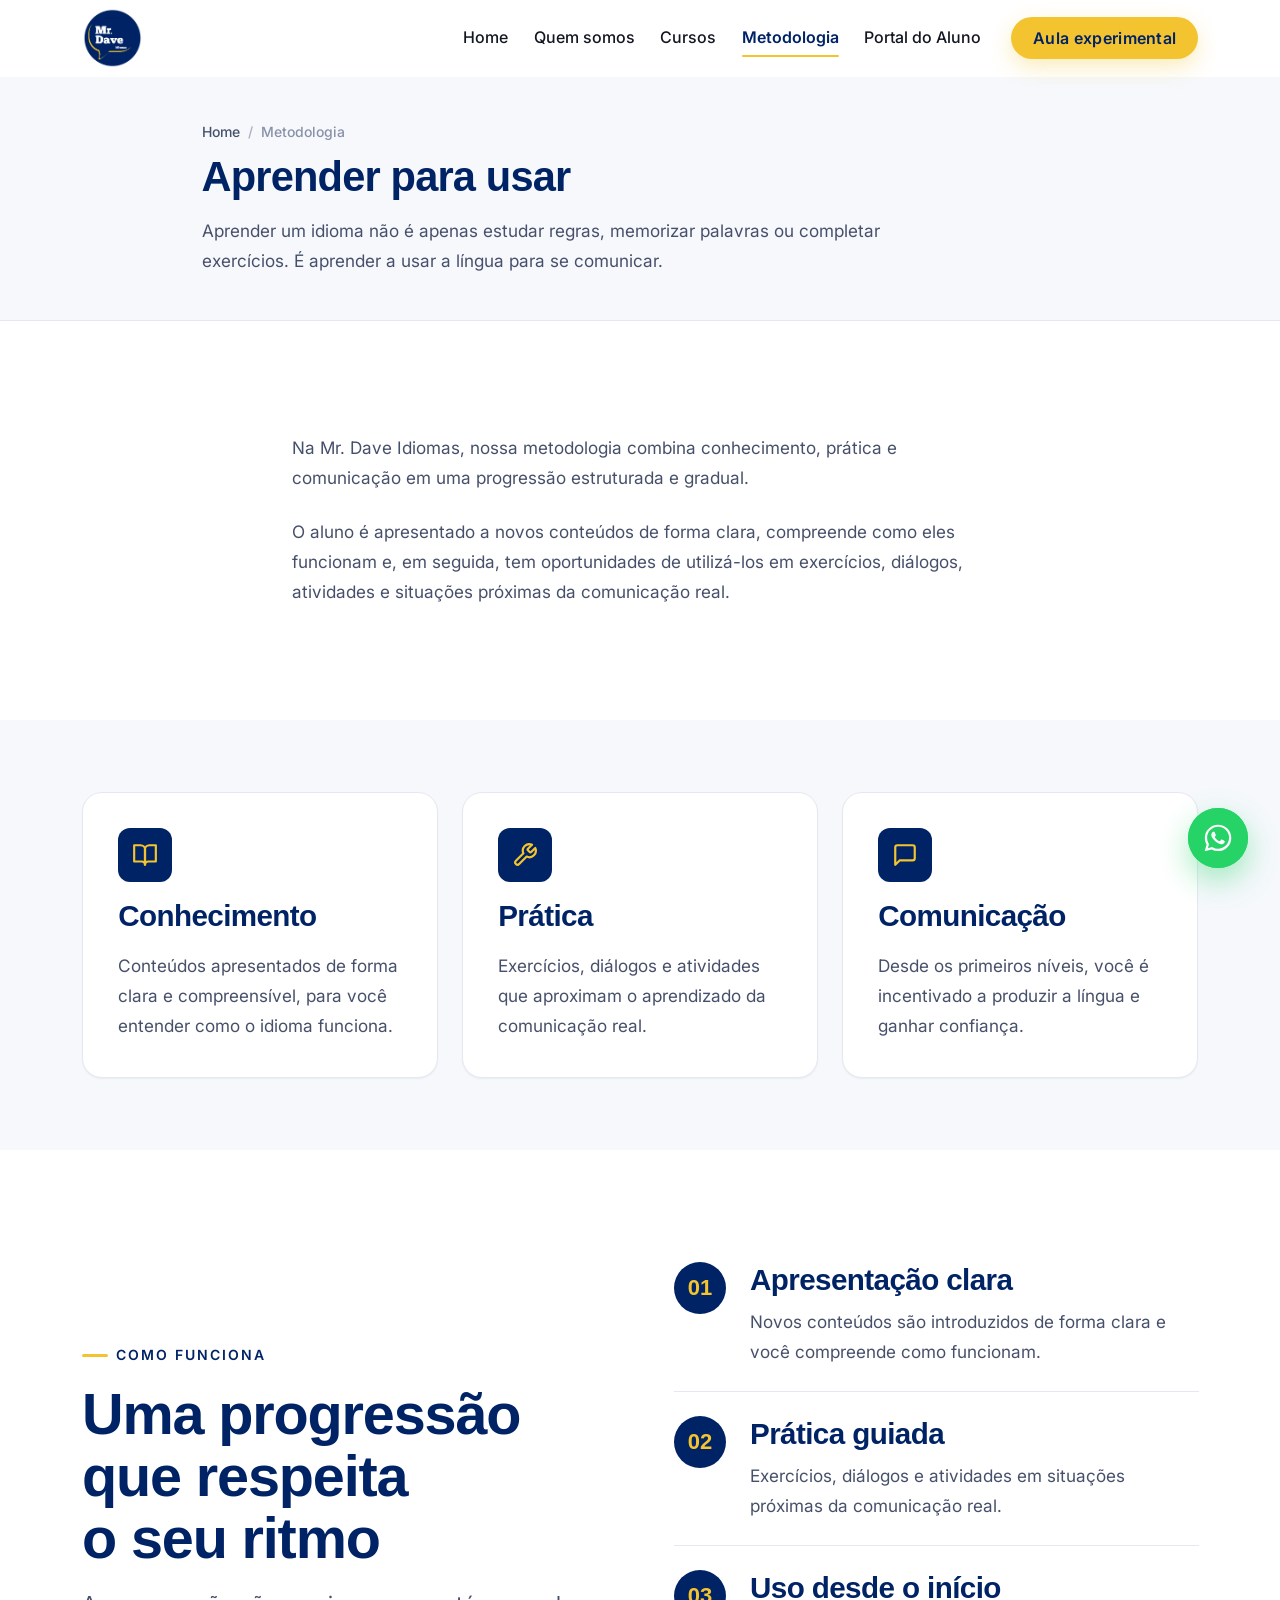
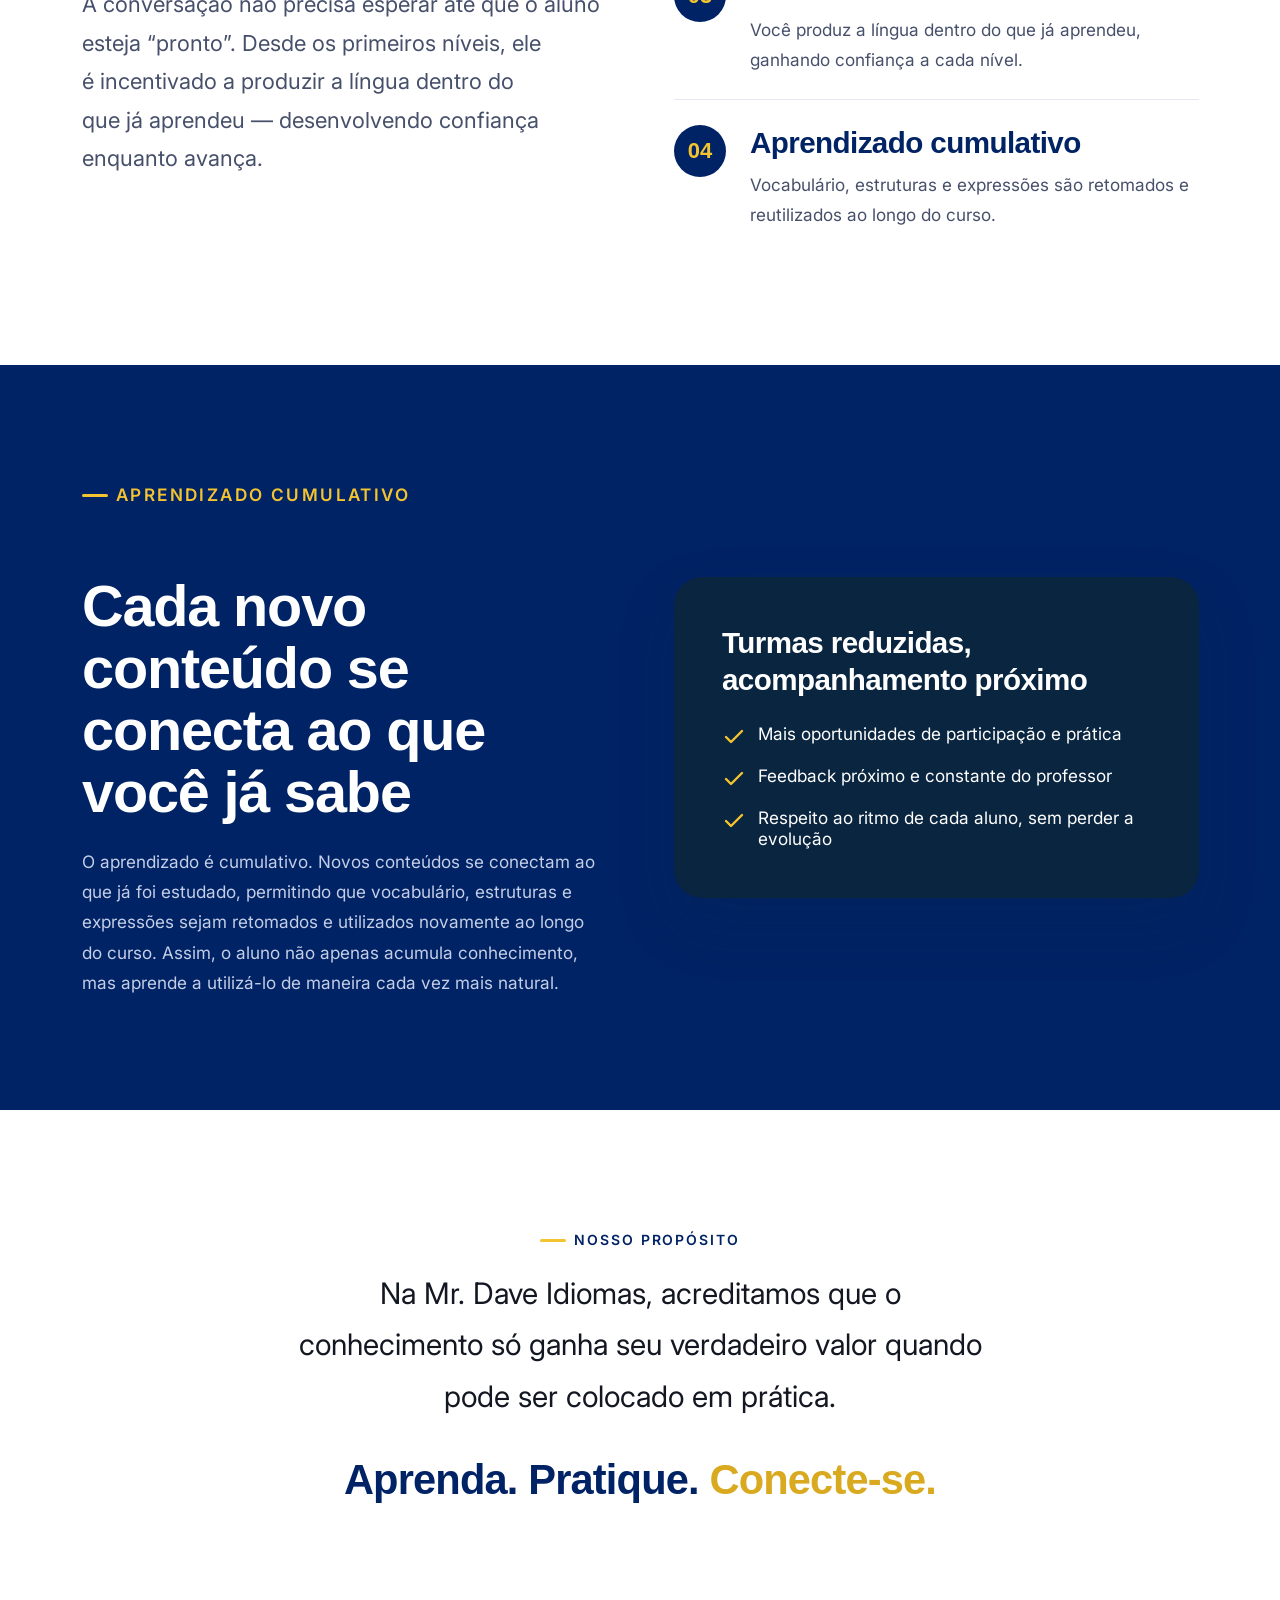
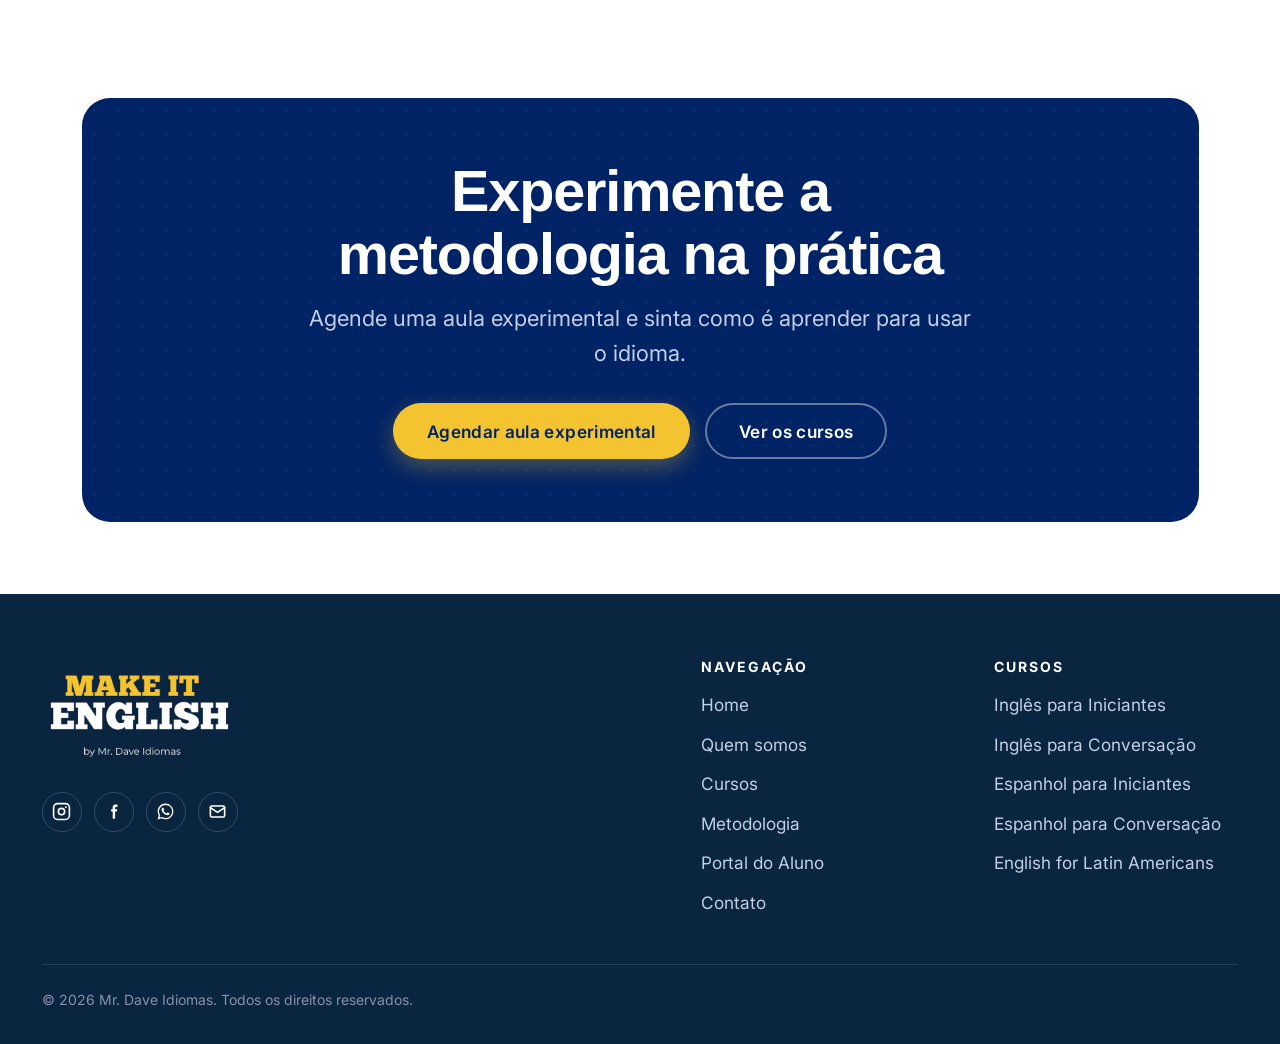
<file: metodologia/index.html>
<!DOCTYPE html>
<html lang="pt-BR">
<head>
  <meta charset="UTF-8" />
  <meta name="viewport" content="width=device-width, initial-scale=1.0" />
  <title>Metodologia — Mr. Dave Idiomas</title>
  <meta name="description" content="Aprender para usar: conheça a metodologia da Mr. Dave Idiomas, que combina conhecimento, prática e comunicação em uma progressão estruturada e gradual." />

  <link rel="canonical" href="https://mrdaveidiomas.com.br/metodologia/" />
  <meta name="robots" content="index, follow, max-image-preview:large, max-snippet:-1" />
  <meta name="author" content="Mr. Dave Idiomas" />

  <link rel="icon" href="/assets/logos/favicon.png" type="image/png" />
  <link rel="apple-touch-icon" href="/assets/logos/mr-dave-tile.png" />
  <meta name="theme-color" content="#002365" />

  <!-- Open Graph -->
  <meta property="og:type" content="website" />
  <meta property="og:site_name" content="Mr. Dave Idiomas" />
  <meta property="og:locale" content="pt_BR" />
  <meta property="og:url" content="https://mrdaveidiomas.com.br/metodologia/" />
  <meta property="og:title" content="Metodologia — Mr. Dave Idiomas" />
  <meta property="og:description" content="Aprender para usar: conhecimento, prática e comunicação em uma progressão estruturada e gradual. Aprenda. Pratique. Conecte-se." />
  <meta property="og:image" content="https://mrdaveidiomas.com.br/assets/img/og-image.png" />
  <meta property="og:image:width" content="1200" />
  <meta property="og:image:height" content="630" />

  <!-- Twitter -->
  <meta name="twitter:card" content="summary_large_image" />
  <meta name="twitter:title" content="Metodologia — Mr. Dave Idiomas" />
  <meta name="twitter:description" content="Conhecimento, prática e comunicação em uma progressão gradual. Aprenda. Pratique. Conecte-se." />
  <meta name="twitter:image" content="https://mrdaveidiomas.com.br/assets/img/og-image.png" />

  <link rel="preconnect" href="https://fonts.googleapis.com" />
  <link rel="preconnect" href="https://fonts.gstatic.com" crossorigin />
  <link href="https://fonts.googleapis.com/css2?family=Inter:wght@400;500;600;700&family=Roboto+Slab:wght@400;500;700;900&display=swap" rel="stylesheet" />

  <link rel="stylesheet" href="/assets/css/tokens.css?v=20260823" />
  <link rel="stylesheet" href="/assets/css/base.css?v=20260823" />
  <link rel="stylesheet" href="/assets/css/components.css?v=20260823" />
  <link rel="stylesheet" href="/assets/css/pages.css?v=20260823" />

  <!-- Dados estruturados (Schema.org) -->
  <script type="application/ld+json">
  {
    "@context": "https://schema.org",
    "@graph": [
      {
        "@type": "EducationalOrganization",
        "@id": "https://mrdaveidiomas.com.br/#organization",
        "name": "Mr. Dave Idiomas",
        "url": "https://mrdaveidiomas.com.br/",
        "logo": "https://mrdaveidiomas.com.br/assets/logos/logo.png"
      },
      {
        "@type": "WebPage",
        "url": "https://mrdaveidiomas.com.br/metodologia/",
        "name": "Metodologia — Mr. Dave Idiomas",
        "description": "Como funciona o método da Mr. Dave Idiomas: aprender para usar, com conhecimento, prática e comunicação em uma progressão estruturada e gradual.",
        "inLanguage": "pt-BR",
        "isPartOf": { "@id": "https://mrdaveidiomas.com.br/#website" },
        "about": { "@id": "https://mrdaveidiomas.com.br/#organization" }
      },
      {
        "@type": "BreadcrumbList",
        "itemListElement": [
          { "@type": "ListItem", "position": 1, "name": "Home", "item": "https://mrdaveidiomas.com.br/" },
          { "@type": "ListItem", "position": 2, "name": "Metodologia", "item": "https://mrdaveidiomas.com.br/metodologia/" }
        ]
      }
    ]
  }
  </script>
</head>
<body data-page="metodologia">
  <div id="site-header"></div>

  <main id="main">
    <!-- ================= PAGE HERO ================= -->
    <section class="page-hero">
      <div class="container page-hero__inner">
        <nav class="breadcrumb" aria-label="Você está em">
          <a href="/">Home</a><span aria-hidden="true">/</span> Metodologia
        </nav>
        <h1>Aprender para usar</h1>
        <p class="page-hero__lead">
          Aprender um idioma não é apenas estudar regras, memorizar palavras ou
          completar exercícios. É aprender a usar a língua para se comunicar.
        </p>
      </div>
    </section>

    <!-- ================= INTRODUÇÃO ================= -->
    <section class="section">
      <div class="container container--narrow">
        <div class="prose" data-reveal>
          <p class="lead-para">
            Na Mr. Dave Idiomas, nossa metodologia combina conhecimento, prática e
            comunicação em uma progressão estruturada e gradual.
          </p>
          <p>
            O aluno é apresentado a novos conteúdos de forma clara, compreende como
            eles funcionam e, em seguida, tem oportunidades de utilizá-los em
            exercícios, diálogos, atividades e situações próximas da comunicação real.
          </p>
        </div>
      </div>
    </section>

    <!-- ================= PILARES ================= -->
    <section class="section section--alt section--tight">
      <div class="container">
        <div class="grid grid--3" data-reveal-stagger="100">
          <div class="card" data-reveal>
            <span class="icon-badge icon-badge--navy" aria-hidden="true">
              <svg viewBox="0 0 24 24" fill="none" stroke="currentColor" stroke-width="2" stroke-linecap="round" stroke-linejoin="round"><path d="M2 3h6a4 4 0 0 1 4 4v14a3 3 0 0 0-3-3H2z"/><path d="M22 3h-6a4 4 0 0 0-4 4v14a3 3 0 0 1 3-3h7z"/></svg>
            </span>
            <h3 class="card__title">Conhecimento</h3>
            <p class="card__text">Conteúdos apresentados de forma clara e compreensível, para você entender como o idioma funciona.</p>
          </div>
          <div class="card" data-reveal>
            <span class="icon-badge icon-badge--navy" aria-hidden="true">
              <svg viewBox="0 0 24 24" fill="none" stroke="currentColor" stroke-width="2" stroke-linecap="round" stroke-linejoin="round"><path d="M14.7 6.3a1 1 0 0 0 0 1.4l1.6 1.6a1 1 0 0 0 1.4 0l3.77-3.77a6 6 0 0 1-7.94 7.94l-6.91 6.91a2.12 2.12 0 0 1-3-3l6.91-6.91a6 6 0 0 1 7.94-7.94l-3.76 3.76z"/></svg>
            </span>
            <h3 class="card__title">Prática</h3>
            <p class="card__text">Exercícios, diálogos e atividades que aproximam o aprendizado da comunicação real.</p>
          </div>
          <div class="card" data-reveal>
            <span class="icon-badge icon-badge--navy" aria-hidden="true">
              <svg viewBox="0 0 24 24" fill="none" stroke="currentColor" stroke-width="2" stroke-linecap="round" stroke-linejoin="round"><path d="M21 15a2 2 0 0 1-2 2H7l-4 4V5a2 2 0 0 1 2-2h14a2 2 0 0 1 2 2z"/></svg>
            </span>
            <h3 class="card__title">Comunicação</h3>
            <p class="card__text">Desde os primeiros níveis, você é incentivado a produzir a língua e ganhar confiança.</p>
          </div>
        </div>
      </div>
    </section>

    <!-- ================= COMO FUNCIONA (PASSOS) ================= -->
    <section class="section">
      <div class="container">
        <div class="split">
          <div class="split__body" data-reveal>
            <p class="eyebrow">Como funciona</p>
            <h2>Uma progressão que respeita o seu ritmo</h2>
            <p class="section-lead">
              A conversação não precisa esperar até que o aluno esteja “pronto”.
              Desde os primeiros níveis, ele é incentivado a produzir a língua
              dentro do que já aprendeu — desenvolvendo confiança enquanto avança.
            </p>
          </div>
          <div class="split__media" data-reveal data-reveal-delay="120">
            <div class="steps" data-reveal-stagger="90">
              <div class="step" data-reveal>
                <div class="step__num" aria-hidden="true"></div>
                <div>
                  <h3 class="step__title">Apresentação clara</h3>
                  <p class="step__text">Novos conteúdos são introduzidos de forma clara e você compreende como funcionam.</p>
                </div>
              </div>
              <div class="step" data-reveal>
                <div class="step__num" aria-hidden="true"></div>
                <div>
                  <h3 class="step__title">Prática guiada</h3>
                  <p class="step__text">Exercícios, diálogos e atividades em situações próximas da comunicação real.</p>
                </div>
              </div>
              <div class="step" data-reveal>
                <div class="step__num" aria-hidden="true"></div>
                <div>
                  <h3 class="step__title">Uso desde o início</h3>
                  <p class="step__text">Você produz a língua dentro do que já aprendeu, ganhando confiança a cada nível.</p>
                </div>
              </div>
              <div class="step" data-reveal>
                <div class="step__num" aria-hidden="true"></div>
                <div>
                  <h3 class="step__title">Aprendizado cumulativo</h3>
                  <p class="step__text">Vocabulário, estruturas e expressões são retomados e reutilizados ao longo do curso.</p>
                </div>
              </div>
            </div>
          </div>
        </div>
      </div>
    </section>

    <!-- ================= CUMULATIVO / TURMAS ================= -->
    <section class="section section--navy">
      <div class="container">
        <div class="split">
          <div class="split__body prose" data-reveal>
            <p class="eyebrow eyebrow--on-dark">Aprendizado cumulativo</p>
            <h2>Cada novo conteúdo se conecta ao que você já sabe</h2>
            <p style="color: var(--text-on-dark-soft);">
              O aprendizado é cumulativo. Novos conteúdos se conectam ao que já foi
              estudado, permitindo que vocabulário, estruturas e expressões sejam
              retomados e utilizados novamente ao longo do curso. Assim, o aluno não
              apenas acumula conhecimento, mas aprende a utilizá-lo de maneira cada
              vez mais natural.
            </p>
          </div>
          <div class="split__media" data-reveal data-reveal-delay="120">
            <div class="showcase" style="background: var(--color-navy-deep);">
              <h3 style="color: var(--color-white); margin-bottom: var(--space-5);">Turmas reduzidas, acompanhamento próximo</h3>
              <ul class="showcase__list">
                <li>
                  <svg viewBox="0 0 24 24" fill="none" stroke="currentColor" stroke-width="2.4" stroke-linecap="round" stroke-linejoin="round" aria-hidden="true"><path d="M20 6 9 17l-5-5"/></svg>
                  <span>Mais oportunidades de participação e prática</span>
                </li>
                <li>
                  <svg viewBox="0 0 24 24" fill="none" stroke="currentColor" stroke-width="2.4" stroke-linecap="round" stroke-linejoin="round" aria-hidden="true"><path d="M20 6 9 17l-5-5"/></svg>
                  <span>Feedback próximo e constante do professor</span>
                </li>
                <li>
                  <svg viewBox="0 0 24 24" fill="none" stroke="currentColor" stroke-width="2.4" stroke-linecap="round" stroke-linejoin="round" aria-hidden="true"><path d="M20 6 9 17l-5-5"/></svg>
                  <span>Respeito ao ritmo de cada aluno, sem perder a evolução</span>
                </li>
              </ul>
            </div>
          </div>
        </div>
      </div>
    </section>

    <!-- ================= FECHAMENTO ================= -->
    <section class="section">
      <div class="container container--narrow text-center" data-reveal>
        <p class="eyebrow" style="justify-content:center;">Nosso propósito</p>
        <p class="lead-para" style="font-size: var(--fs-xl); color: var(--color-ink);">
          Na Mr. Dave Idiomas, acreditamos que o conhecimento só ganha seu
          verdadeiro valor quando pode ser colocado em prática.
        </p>
        <p style="font-family: var(--font-display); font-weight: var(--fw-bold); font-size: var(--fs-2xl); color: var(--color-navy); margin-top: var(--space-5); letter-spacing: var(--ls-tight);">
          Aprenda. Pratique. <span style="color: var(--color-yellow-600);">Conecte-se.</span>
        </p>
      </div>
    </section>

    <!-- ================= CTA ================= -->
    <section class="section section--tight">
      <div class="container">
        <div class="cta-band" data-reveal>
          <h2>Experimente a metodologia na prática</h2>
          <p>Agende uma aula experimental e sinta como é aprender para usar o idioma.</p>
          <div class="cta-band__actions">
            <a class="btn btn--primary btn--lg" href="/contato/">Agendar aula experimental</a>
            <a class="btn btn--ghost-light btn--lg" href="/cursos/">Ver os cursos</a>
          </div>
        </div>
      </div>
    </section>
  </main>

  <div id="site-footer"></div>

  <script src="/assets/js/includes.js?v=20260823"></script>
  <script src="/assets/js/main.js?v=20260823"></script>
</body>
</html>
</file>
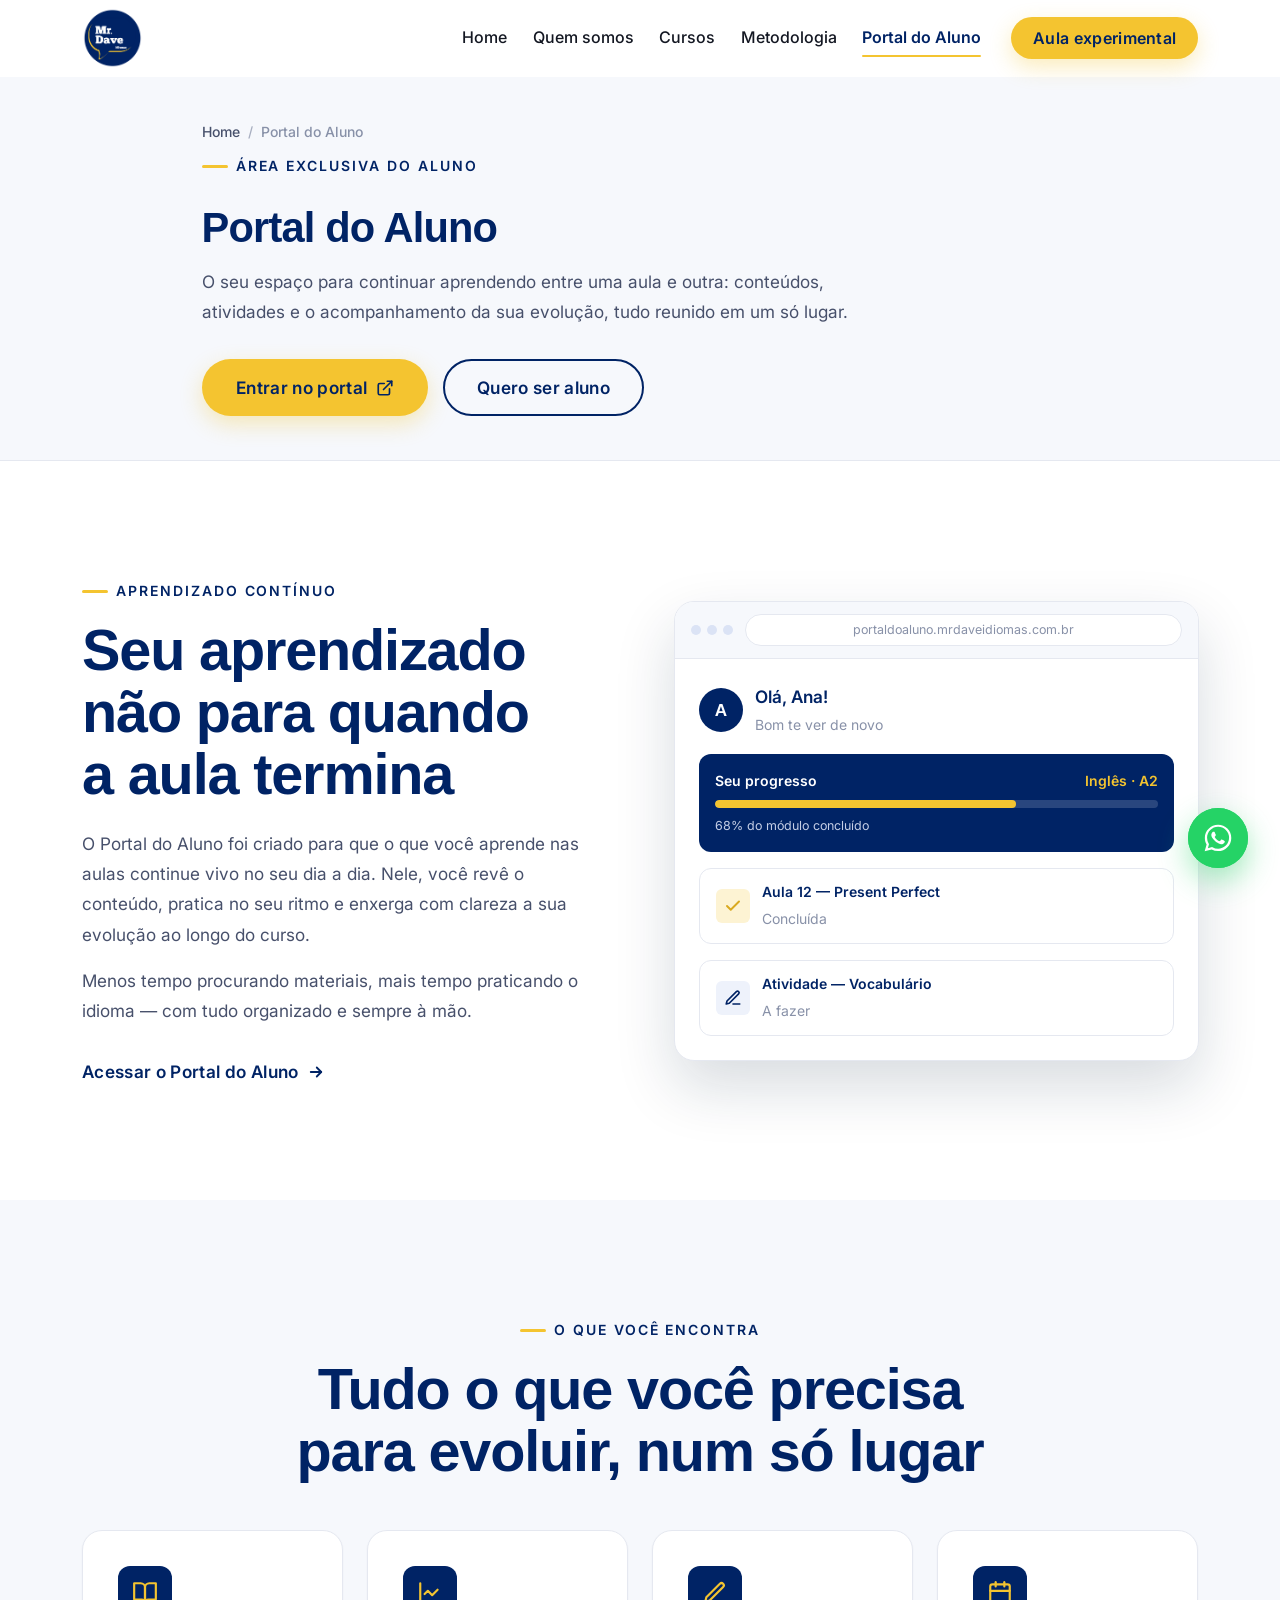
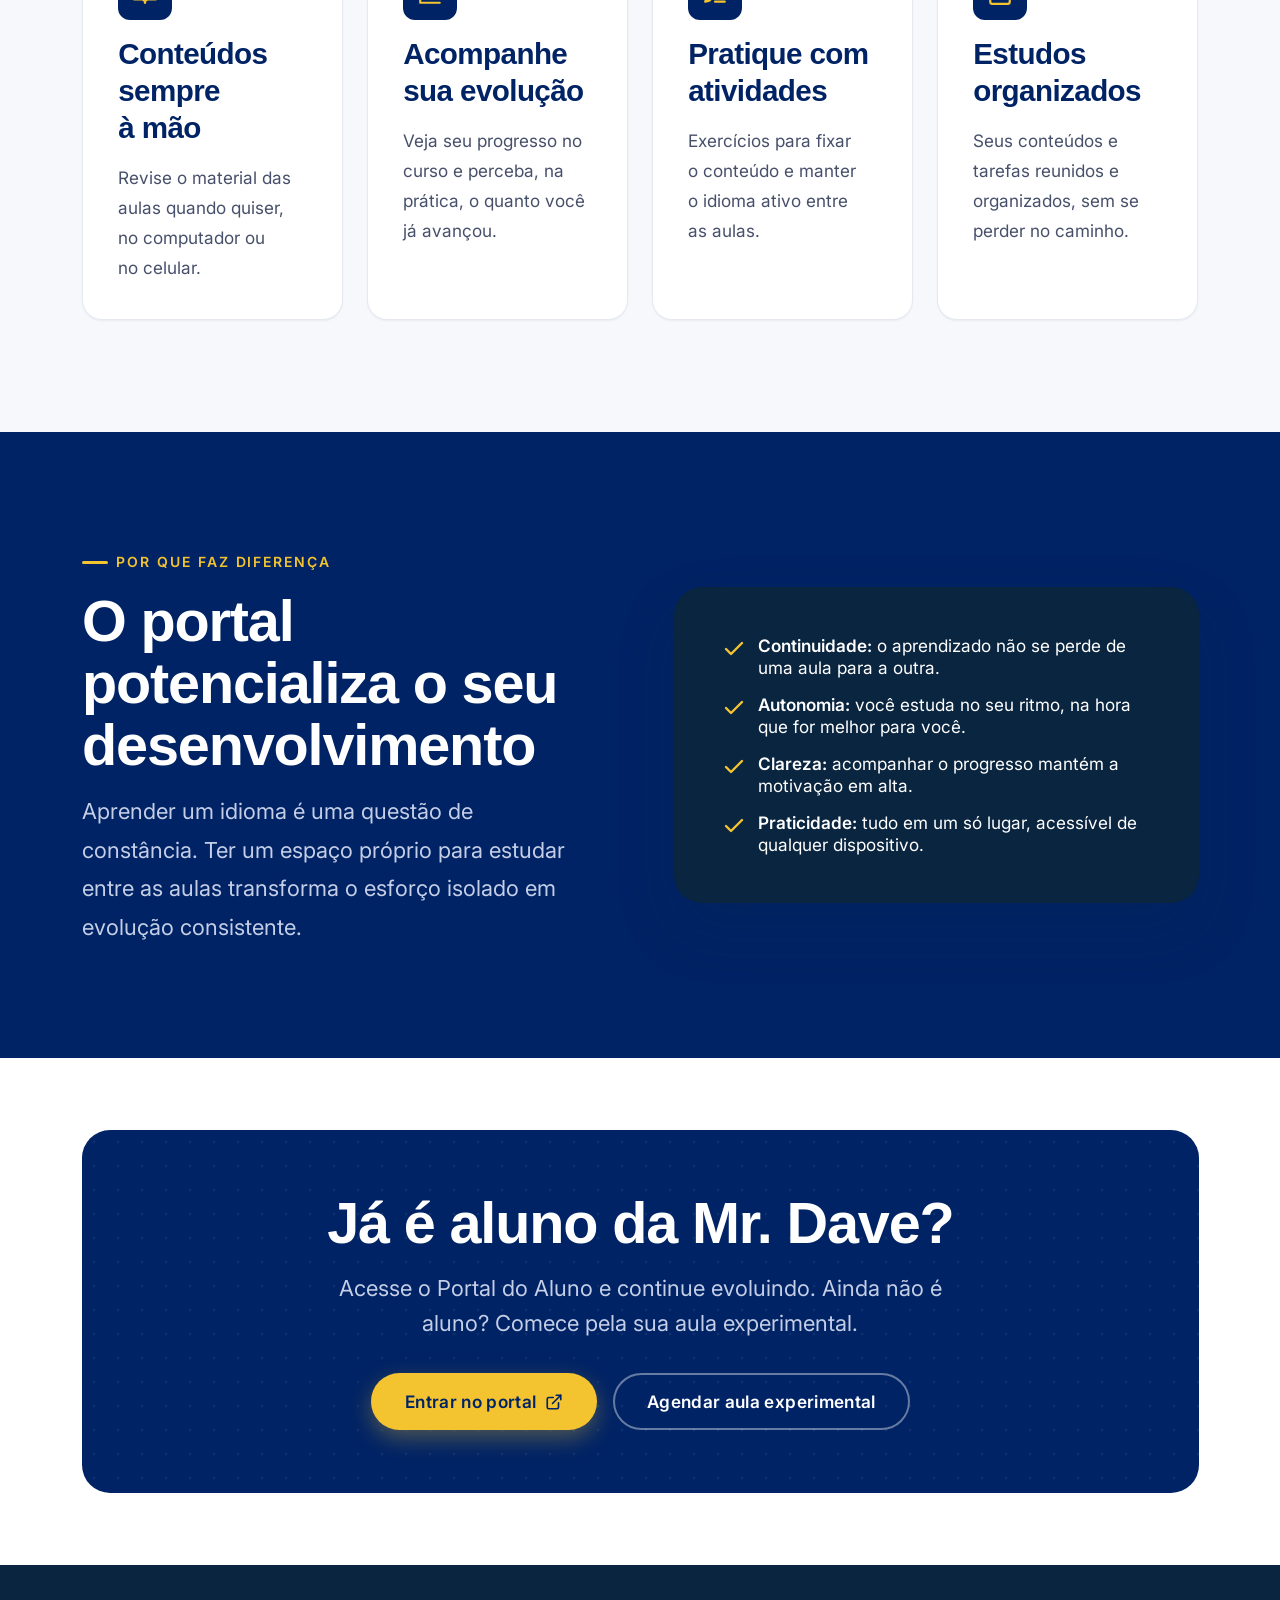
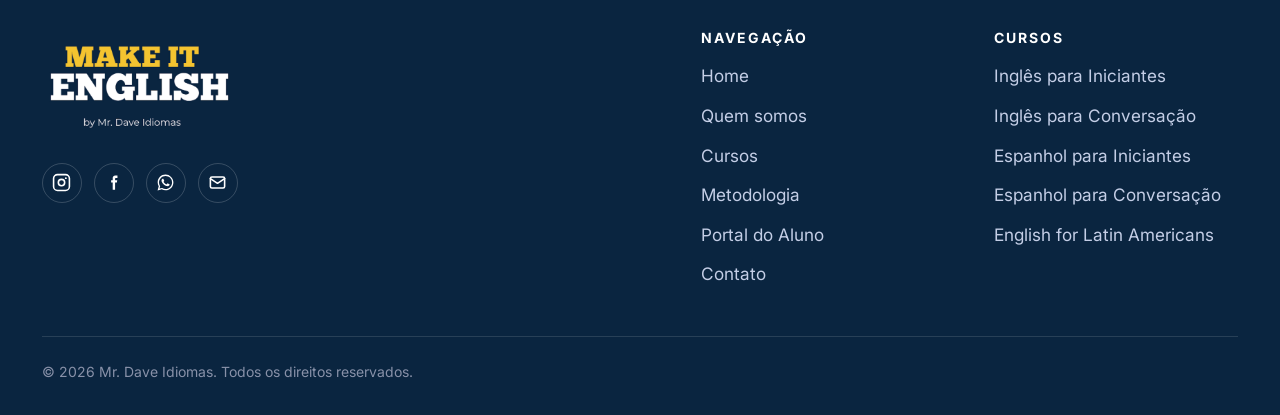
<file: portal/index.html>
<!DOCTYPE html>
<html lang="pt-BR">
<head>
  <meta charset="UTF-8" />
  <meta name="viewport" content="width=device-width, initial-scale=1.0" />
  <title>Portal do Aluno — Mr. Dave Idiomas</title>
  <meta name="description" content="O Portal do Aluno da Mr. Dave Idiomas reúne conteúdos das aulas, acompanhamento da sua evolução e atividades para praticar — tudo em um só lugar. Já é aluno? Entre no portal." />

  <link rel="canonical" href="https://mrdaveidiomas.com.br/portal/" />
  <meta name="robots" content="index, follow, max-image-preview:large, max-snippet:-1" />
  <meta name="author" content="Mr. Dave Idiomas" />
  <meta name="keywords" content="portal do aluno, área do aluno, ambiente de estudos, Mr. Dave Idiomas, acompanhamento de progresso, material de inglês e espanhol" />

  <link rel="icon" href="/assets/logos/favicon.png" type="image/png" />
  <link rel="apple-touch-icon" href="/assets/logos/mr-dave-tile.png" />
  <meta name="theme-color" content="#002365" />

  <!-- Open Graph -->
  <meta property="og:type" content="website" />
  <meta property="og:site_name" content="Mr. Dave Idiomas" />
  <meta property="og:locale" content="pt_BR" />
  <meta property="og:url" content="https://mrdaveidiomas.com.br/portal/" />
  <meta property="og:title" content="Portal do Aluno — Mr. Dave Idiomas" />
  <meta property="og:description" content="Conteúdos das aulas, acompanhamento da evolução e atividades para praticar — tudo em um só lugar. Já é aluno? Entre no portal." />
  <meta property="og:image" content="https://mrdaveidiomas.com.br/assets/img/og-image.png" />
  <meta property="og:image:width" content="1200" />
  <meta property="og:image:height" content="630" />

  <!-- Twitter -->
  <meta name="twitter:card" content="summary_large_image" />
  <meta name="twitter:title" content="Portal do Aluno — Mr. Dave Idiomas" />
  <meta name="twitter:description" content="Seu aprendizado continua fora da sala de aula. Conteúdos, evolução e atividades num só lugar." />
  <meta name="twitter:image" content="https://mrdaveidiomas.com.br/assets/img/og-image.png" />

  <link rel="preconnect" href="https://fonts.googleapis.com" />
  <link rel="preconnect" href="https://fonts.gstatic.com" crossorigin />
  <link href="https://fonts.googleapis.com/css2?family=Inter:wght@400;500;600;700&family=Roboto+Slab:wght@400;500;700;900&display=swap" rel="stylesheet" />

  <link rel="stylesheet" href="/assets/css/tokens.css?v=20260823" />
  <link rel="stylesheet" href="/assets/css/base.css?v=20260823" />
  <link rel="stylesheet" href="/assets/css/components.css?v=20260823" />
  <link rel="stylesheet" href="/assets/css/pages.css?v=20260823" />

  <!-- Dados estruturados (Schema.org) -->
  <script type="application/ld+json">
  {
    "@context": "https://schema.org",
    "@graph": [
      {
        "@type": "EducationalOrganization",
        "@id": "https://mrdaveidiomas.com.br/#organization",
        "name": "Mr. Dave Idiomas",
        "url": "https://mrdaveidiomas.com.br/",
        "logo": "https://mrdaveidiomas.com.br/assets/logos/logo.png"
      },
      {
        "@type": "WebPage",
        "url": "https://mrdaveidiomas.com.br/portal/",
        "name": "Portal do Aluno — Mr. Dave Idiomas",
        "description": "Ambiente online exclusivo dos alunos da Mr. Dave Idiomas, com conteúdos das aulas, acompanhamento de progresso e atividades para praticar.",
        "inLanguage": "pt-BR",
        "isPartOf": { "@id": "https://mrdaveidiomas.com.br/#website" },
        "about": { "@id": "https://mrdaveidiomas.com.br/#organization" }
      },
      {
        "@type": "BreadcrumbList",
        "itemListElement": [
          { "@type": "ListItem", "position": 1, "name": "Home", "item": "https://mrdaveidiomas.com.br/" },
          { "@type": "ListItem", "position": 2, "name": "Portal do Aluno", "item": "https://mrdaveidiomas.com.br/portal/" }
        ]
      }
    ]
  }
  </script>
</head>
<body data-page="portal">
  <div id="site-header"></div>

  <main id="main">
    <!-- ================= PAGE HERO ================= -->
    <section class="page-hero">
      <div class="container page-hero__inner">
        <nav class="breadcrumb" aria-label="Você está em">
          <a href="/">Home</a><span aria-hidden="true">/</span> Portal do Aluno
        </nav>
        <p class="eyebrow" style="margin-top: var(--space-3);">Área exclusiva do aluno</p>
        <h1>Portal do Aluno</h1>
        <p class="page-hero__lead">
          O seu espaço para continuar aprendendo entre uma aula e outra: conteúdos,
          atividades e o acompanhamento da sua evolução, tudo reunido em um só lugar.
        </p>
        <div class="hero__actions" style="margin-top: var(--space-6); margin-bottom: 0;">
          <a class="btn btn--primary btn--lg" href="https://portaldoaluno.mrdaveidiomas.com.br/login" target="_blank" rel="noopener">
            Entrar no portal
            <svg width="18" height="18" viewBox="0 0 24 24" fill="none" stroke="currentColor" stroke-width="2.2" stroke-linecap="round" stroke-linejoin="round" aria-hidden="true"><path d="M15 3h6v6"/><path d="M10 14 21 3"/><path d="M18 13v6a2 2 0 0 1-2 2H5a2 2 0 0 1-2-2V8a2 2 0 0 1 2-2h6"/></svg>
          </a>
          <a class="btn btn--outline btn--lg" href="/contato/">Quero ser aluno</a>
        </div>
      </div>
    </section>

    <!-- ================= INTRO + PREVIEW ================= -->
    <section class="section">
      <div class="container">
        <div class="split">
          <div class="split__body" data-reveal>
            <p class="eyebrow">Aprendizado contínuo</p>
            <h2>Seu aprendizado não para quando a aula termina</h2>
            <div class="stack" style="--flow: var(--space-4); margin-top: var(--space-5);">
              <p style="color: var(--color-ink-soft); line-height: var(--lh-relaxed);">
                O Portal do Aluno foi criado para que o que você aprende nas aulas
                continue vivo no seu dia a dia. Nele, você revê o conteúdo, pratica
                no seu ritmo e enxerga com clareza a sua evolução ao longo do curso.
              </p>
              <p style="color: var(--color-ink-soft); line-height: var(--lh-relaxed);">
                Menos tempo procurando materiais, mais tempo praticando o idioma —
                com tudo organizado e sempre à mão.
              </p>
            </div>
            <a class="arrow-link" href="https://portaldoaluno.mrdaveidiomas.com.br/login" target="_blank" rel="noopener" style="margin-top: var(--space-6);">
              Acessar o Portal do Aluno
              <svg width="18" height="18" viewBox="0 0 24 24" fill="none" stroke="currentColor" stroke-width="2.4" stroke-linecap="round" stroke-linejoin="round" aria-hidden="true"><path d="M5 12h14"/><path d="m13 6 6 6-6 6"/></svg>
            </a>
          </div>

          <div class="split__media" data-reveal data-reveal-delay="120">
            <div class="portal-mock" aria-hidden="true">
              <div class="portal-mock__bar">
                <div class="portal-mock__dots"><span></span><span></span><span></span></div>
                <span class="portal-mock__url">portaldoaluno.mrdaveidiomas.com.br</span>
              </div>
              <div class="portal-mock__body">
                <div class="portal-mock__greet">
                  <span class="portal-mock__avatar">A</span>
                  <div>
                    <strong>Olá, Ana!</strong>
                    <span class="portal-mock__sub">Bom te ver de novo</span>
                  </div>
                </div>
                <div class="portal-mock__progress">
                  <div class="portal-mock__progress-head">
                    <span>Seu progresso</span>
                    <span class="portal-mock__level">Inglês · A2</span>
                  </div>
                  <div class="progress-bar"><span style="width: 68%;"></span></div>
                  <span class="portal-mock__pct">68% do módulo concluído</span>
                </div>
                <div class="portal-mock__row">
                  <span class="portal-mock__ic portal-mock__ic--done">
                    <svg viewBox="0 0 24 24" fill="none" stroke="currentColor" stroke-width="2.6" stroke-linecap="round" stroke-linejoin="round"><path d="M20 6 9 17l-5-5"/></svg>
                  </span>
                  <div><strong>Aula 12 — Present Perfect</strong><span class="portal-mock__sub">Concluída</span></div>
                </div>
                <div class="portal-mock__row">
                  <span class="portal-mock__ic">
                    <svg viewBox="0 0 24 24" fill="none" stroke="currentColor" stroke-width="2.2" stroke-linecap="round" stroke-linejoin="round"><path d="M12 20h9"/><path d="M16.5 3.5a2.12 2.12 0 0 1 3 3L7 19l-4 1 1-4Z"/></svg>
                  </span>
                  <div><strong>Atividade — Vocabulário</strong><span class="portal-mock__sub">A fazer</span></div>
                </div>
              </div>
            </div>
          </div>
        </div>
      </div>
    </section>

    <!-- ================= BENEFÍCIOS ================= -->
    <section class="section section--alt">
      <div class="container">
        <div class="section-head section-head--center" data-reveal>
          <p class="eyebrow" style="justify-content: center;">O que você encontra</p>
          <h2>Tudo o que você precisa para evoluir, num só lugar</h2>
        </div>

        <div class="grid grid--4" data-reveal-stagger="90">
          <div class="card card--hover" data-reveal>
            <span class="icon-badge" aria-hidden="true">
              <svg viewBox="0 0 24 24" fill="none" stroke="currentColor" stroke-width="2" stroke-linecap="round" stroke-linejoin="round"><path d="M2 3h6a4 4 0 0 1 4 4v14a3 3 0 0 0-3-3H2z"/><path d="M22 3h-6a4 4 0 0 0-4 4v14a3 3 0 0 1 3-3h7z"/></svg>
            </span>
            <h3 class="card__title">Conteúdos sempre à mão</h3>
            <p class="card__text">Revise o material das aulas quando quiser, no computador ou no celular.</p>
          </div>
          <div class="card card--hover" data-reveal>
            <span class="icon-badge" aria-hidden="true">
              <svg viewBox="0 0 24 24" fill="none" stroke="currentColor" stroke-width="2" stroke-linecap="round" stroke-linejoin="round"><path d="M3 3v18h18"/><path d="m19 9-5 5-4-4-3 3"/></svg>
            </span>
            <h3 class="card__title">Acompanhe sua evolução</h3>
            <p class="card__text">Veja seu progresso no curso e perceba, na prática, o quanto você já avançou.</p>
          </div>
          <div class="card card--hover" data-reveal>
            <span class="icon-badge" aria-hidden="true">
              <svg viewBox="0 0 24 24" fill="none" stroke="currentColor" stroke-width="2" stroke-linecap="round" stroke-linejoin="round"><path d="M12 20h9"/><path d="M16.5 3.5a2.12 2.12 0 0 1 3 3L7 19l-4 1 1-4Z"/></svg>
            </span>
            <h3 class="card__title">Pratique com atividades</h3>
            <p class="card__text">Exercícios para fixar o conteúdo e manter o idioma ativo entre as aulas.</p>
          </div>
          <div class="card card--hover" data-reveal>
            <span class="icon-badge" aria-hidden="true">
              <svg viewBox="0 0 24 24" fill="none" stroke="currentColor" stroke-width="2" stroke-linecap="round" stroke-linejoin="round"><rect x="3" y="4" width="18" height="18" rx="2"/><path d="M16 2v4"/><path d="M8 2v4"/><path d="M3 10h18"/></svg>
            </span>
            <h3 class="card__title">Estudos organizados</h3>
            <p class="card__text">Seus conteúdos e tarefas reunidos e organizados, sem se perder no caminho.</p>
          </div>
        </div>
      </div>
    </section>

    <!-- ================= COMO POTENCIALIZA (NAVY) ================= -->
    <section class="section section--navy">
      <div class="container">
        <div class="split">
          <div class="split__body" data-reveal>
            <p class="eyebrow eyebrow--on-dark">Por que faz diferença</p>
            <h2>O portal potencializa o seu desenvolvimento</h2>
            <p class="section-lead">
              Aprender um idioma é uma questão de constância. Ter um espaço próprio
              para estudar entre as aulas transforma o esforço isolado em evolução
              consistente.
            </p>
          </div>
          <div class="split__media" data-reveal data-reveal-delay="120">
            <div class="showcase" style="background: var(--color-navy-deep);">
              <ul class="showcase__list">
                <li>
                  <svg viewBox="0 0 24 24" fill="none" stroke="currentColor" stroke-width="2.4" stroke-linecap="round" stroke-linejoin="round" aria-hidden="true"><path d="M20 6 9 17l-5-5"/></svg>
                  <span><strong style="color: var(--color-white);">Continuidade:</strong> o aprendizado não se perde de uma aula para a outra.</span>
                </li>
                <li>
                  <svg viewBox="0 0 24 24" fill="none" stroke="currentColor" stroke-width="2.4" stroke-linecap="round" stroke-linejoin="round" aria-hidden="true"><path d="M20 6 9 17l-5-5"/></svg>
                  <span><strong style="color: var(--color-white);">Autonomia:</strong> você estuda no seu ritmo, na hora que for melhor para você.</span>
                </li>
                <li>
                  <svg viewBox="0 0 24 24" fill="none" stroke="currentColor" stroke-width="2.4" stroke-linecap="round" stroke-linejoin="round" aria-hidden="true"><path d="M20 6 9 17l-5-5"/></svg>
                  <span><strong style="color: var(--color-white);">Clareza:</strong> acompanhar o progresso mantém a motivação em alta.</span>
                </li>
                <li>
                  <svg viewBox="0 0 24 24" fill="none" stroke="currentColor" stroke-width="2.4" stroke-linecap="round" stroke-linejoin="round" aria-hidden="true"><path d="M20 6 9 17l-5-5"/></svg>
                  <span><strong style="color: var(--color-white);">Praticidade:</strong> tudo em um só lugar, acessível de qualquer dispositivo.</span>
                </li>
              </ul>
            </div>
          </div>
        </div>
      </div>
    </section>

    <!-- ================= CTA ================= -->
    <section class="section section--tight">
      <div class="container">
        <div class="cta-band" data-reveal>
          <h2>Já é aluno da Mr. Dave?</h2>
          <p>Acesse o Portal do Aluno e continue evoluindo. Ainda não é aluno? Comece pela sua aula experimental.</p>
          <div class="cta-band__actions">
            <a class="btn btn--primary btn--lg" href="https://portaldoaluno.mrdaveidiomas.com.br/login" target="_blank" rel="noopener">
              Entrar no portal
              <svg width="18" height="18" viewBox="0 0 24 24" fill="none" stroke="currentColor" stroke-width="2.2" stroke-linecap="round" stroke-linejoin="round" aria-hidden="true"><path d="M15 3h6v6"/><path d="M10 14 21 3"/><path d="M18 13v6a2 2 0 0 1-2 2H5a2 2 0 0 1-2-2V8a2 2 0 0 1 2-2h6"/></svg>
            </a>
            <a class="btn btn--ghost-light btn--lg" href="/contato/">Agendar aula experimental</a>
          </div>
        </div>
      </div>
    </section>
  </main>

  <div id="site-footer"></div>

  <script src="/assets/js/includes.js?v=20260823"></script>
  <script src="/assets/js/main.js?v=20260823"></script>
</body>
</html>
</file>
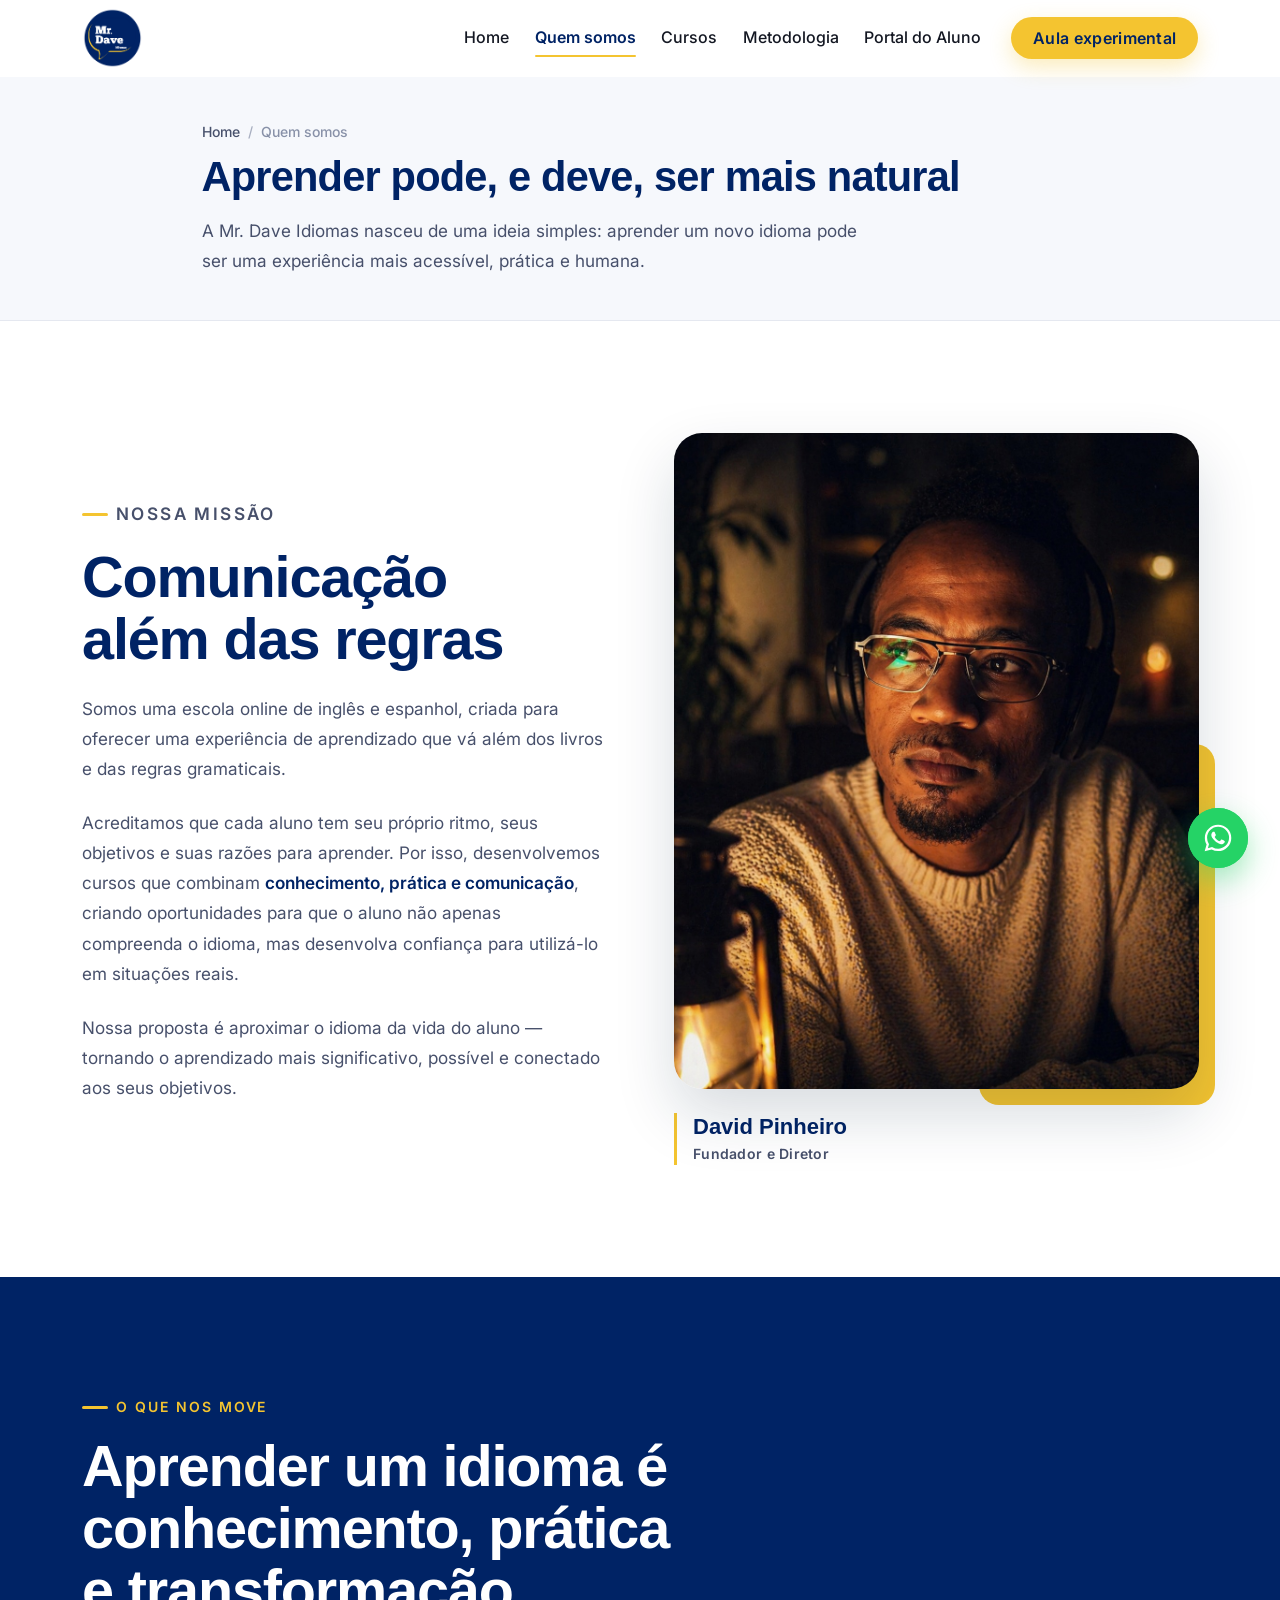
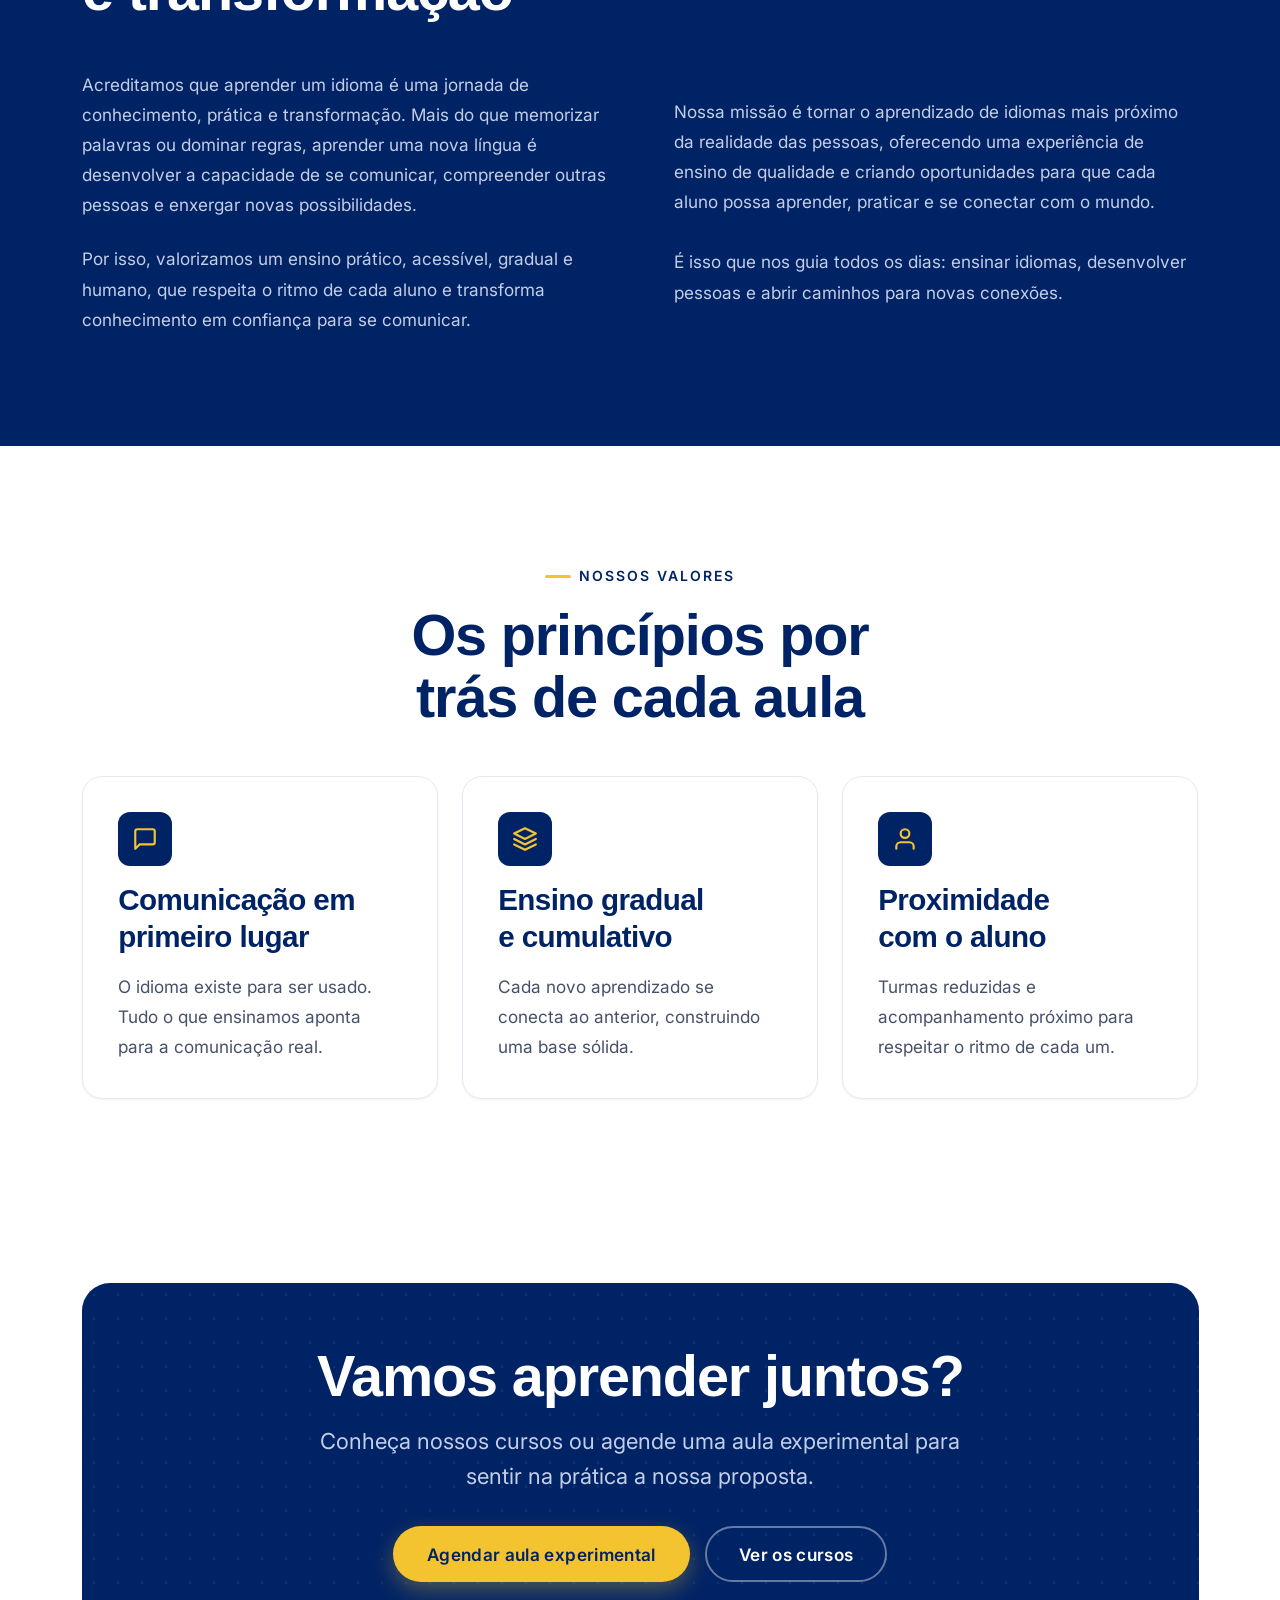
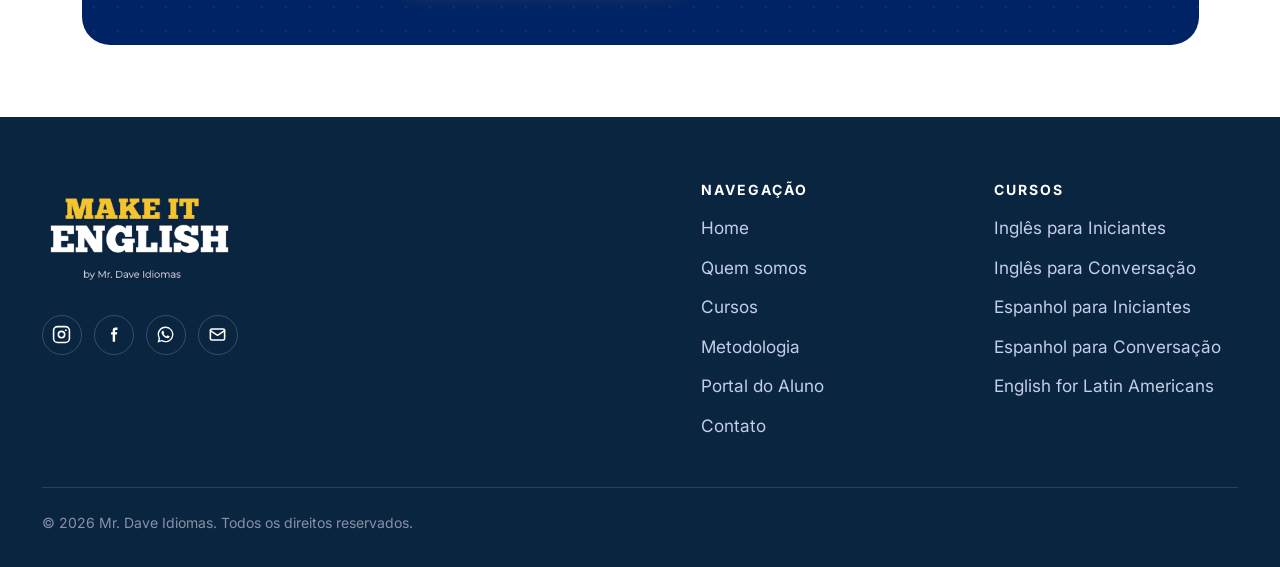
<file: quem-somos/index.html>
<!DOCTYPE html>
<html lang="pt-BR">
<head>
  <meta charset="UTF-8" />
  <meta name="viewport" content="width=device-width, initial-scale=1.0" />
  <title>Quem somos — Mr. Dave Idiomas</title>
  <meta name="description" content="Conheça a Mr. Dave Idiomas: uma escola online de inglês e espanhol criada para tornar o aprendizado mais acessível, prático e humano." />

  <link rel="canonical" href="https://mrdaveidiomas.com.br/quem-somos/" />
  <meta name="robots" content="index, follow, max-image-preview:large, max-snippet:-1" />
  <meta name="author" content="Mr. Dave Idiomas" />

  <link rel="icon" href="/assets/logos/favicon.png" type="image/png" />
  <link rel="apple-touch-icon" href="/assets/logos/mr-dave-tile.png" />
  <meta name="theme-color" content="#002365" />

  <!-- Open Graph -->
  <meta property="og:type" content="website" />
  <meta property="og:site_name" content="Mr. Dave Idiomas" />
  <meta property="og:locale" content="pt_BR" />
  <meta property="og:url" content="https://mrdaveidiomas.com.br/quem-somos/" />
  <meta property="og:title" content="Quem somos — Mr. Dave Idiomas" />
  <meta property="og:description" content="Uma escola online de inglês e espanhol criada para tornar o aprendizado mais acessível, prático e humano." />
  <meta property="og:image" content="https://mrdaveidiomas.com.br/assets/img/og-image.png" />
  <meta property="og:image:width" content="1200" />
  <meta property="og:image:height" content="630" />

  <!-- Twitter -->
  <meta name="twitter:card" content="summary_large_image" />
  <meta name="twitter:title" content="Quem somos — Mr. Dave Idiomas" />
  <meta name="twitter:description" content="Uma escola online de inglês e espanhol mais acessível, prática e humana." />
  <meta name="twitter:image" content="https://mrdaveidiomas.com.br/assets/img/og-image.png" />

  <link rel="preconnect" href="https://fonts.googleapis.com" />
  <link rel="preconnect" href="https://fonts.gstatic.com" crossorigin />
  <link href="https://fonts.googleapis.com/css2?family=Inter:wght@400;500;600;700&family=Roboto+Slab:wght@400;500;700;900&display=swap" rel="stylesheet" />

  <link rel="stylesheet" href="/assets/css/tokens.css?v=20260823" />
  <link rel="stylesheet" href="/assets/css/base.css?v=20260823" />
  <link rel="stylesheet" href="/assets/css/components.css?v=20260823" />
  <link rel="stylesheet" href="/assets/css/pages.css?v=20260823" />

  <!-- Dados estruturados (Schema.org) — página sobre e fundador -->
  <script type="application/ld+json">
  {
    "@context": "https://schema.org",
    "@graph": [
      {
        "@type": "EducationalOrganization",
        "@id": "https://mrdaveidiomas.com.br/#organization",
        "name": "Mr. Dave Idiomas",
        "url": "https://mrdaveidiomas.com.br/",
        "logo": "https://mrdaveidiomas.com.br/assets/logos/logo.png",
        "founder": {
          "@type": "Person",
          "name": "David Pinheiro",
          "jobTitle": "Fundador e Diretor"
        }
      },
      {
        "@type": "AboutPage",
        "url": "https://mrdaveidiomas.com.br/quem-somos/",
        "name": "Quem somos — Mr. Dave Idiomas",
        "about": { "@id": "https://mrdaveidiomas.com.br/#organization" },
        "inLanguage": "pt-BR"
      },
      {
        "@type": "BreadcrumbList",
        "itemListElement": [
          { "@type": "ListItem", "position": 1, "name": "Home", "item": "https://mrdaveidiomas.com.br/" },
          { "@type": "ListItem", "position": 2, "name": "Quem somos", "item": "https://mrdaveidiomas.com.br/quem-somos/" }
        ]
      }
    ]
  }
  </script>
</head>
<body data-page="quem-somos">
  <div id="site-header"></div>

  <main id="main">
    <!-- ================= PAGE HERO ================= -->
    <section class="page-hero">
      <div class="container page-hero__inner">
        <nav class="breadcrumb" aria-label="Você está em">
          <a href="/">Home</a><span aria-hidden="true">/</span> Quem somos
        </nav>
        <h1>Aprender pode, e deve, ser mais natural</h1>
        <p class="page-hero__lead">
          A Mr. Dave Idiomas nasceu de uma ideia simples: aprender um novo idioma
          pode ser uma experiência mais acessível, prática e humana.
        </p>
      </div>
    </section>

    <!-- ================= INTRODUÇÃO ================= -->
    <section class="section">
      <div class="container">
        <div class="split">
          <div class="split__body prose" data-reveal>
            <p class="eyebrow eyebrow--on-dark">Nossa missão</p>
            <h2 style="margin-top: 0;">Comunicação além das regras</h2>
            <p class="lead-para">
              Somos uma escola online de inglês e espanhol, criada para oferecer
              uma experiência de aprendizado que vá além dos livros e das regras
              gramaticais.
            </p>
            <p>
              Acreditamos que cada aluno tem seu próprio ritmo, seus objetivos e
              suas razões para aprender. Por isso, desenvolvemos cursos que
              combinam <strong>conhecimento, prática e comunicação</strong>,
              criando oportunidades para que o aluno não apenas compreenda o
              idioma, mas desenvolva confiança para utilizá-lo em situações reais.
            </p>
            <p>
              Nossa proposta é aproximar o idioma da vida do aluno — tornando o
              aprendizado mais significativo, possível e conectado aos seus
              objetivos.
            </p>
          </div>
          <div class="split__media" data-reveal data-reveal-delay="120">
            <figure class="photo-frame">
              <div class="photo-frame__media">
                <span class="photo-frame__accent" aria-hidden="true"></span>
                <div class="photo-frame__img">
                  <img src="/assets/img/profile-picture.jpeg" alt="David Pinheiro, Diretor e Fundador da Mr. Dave Idiomas" width="1131" height="1414" loading="lazy" />
                </div>
              </div>
              <figcaption class="photo-frame__caption">
                <span class="photo-frame__name">David Pinheiro</span>
                <span class="photo-frame__role">Fundador e Diretor</span>
              </figcaption>
            </figure>
          </div>
        </div>
      </div>
    </section>

    <!-- ================= O QUE NOS MOVE ================= -->
    <section class="section section--navy">
      <div class="container">
        <div class="section-head" data-reveal>
          <p class="eyebrow eyebrow--on-dark">O que nos move</p>
          <h2>Aprender um idioma é conhecimento, prática e transformação</h2>
        </div>
        <div class="split">
          <div class="split__body prose" data-reveal>
            <p style="color: var(--text-on-dark-soft);">
              Acreditamos que aprender um idioma é uma jornada de conhecimento,
              prática e transformação. Mais do que memorizar palavras ou dominar
              regras, aprender uma nova língua é desenvolver a capacidade de se
              comunicar, compreender outras pessoas e enxergar novas possibilidades.
            </p>
            <p style="color: var(--text-on-dark-soft);">
              Por isso, valorizamos um ensino prático, acessível, gradual e humano,
              que respeita o ritmo de cada aluno e transforma conhecimento em
              confiança para se comunicar.
            </p>
          </div>
          <div class="split__body prose" data-reveal data-reveal-delay="120">
            <p style="color: var(--text-on-dark-soft);">
              Nossa missão é tornar o aprendizado de idiomas mais próximo da
              realidade das pessoas, oferecendo uma experiência de ensino de
              qualidade e criando oportunidades para que cada aluno possa aprender,
              praticar e se conectar com o mundo.
              <br><br>
              É isso que nos guia todos os dias: ensinar idiomas, desenvolver
              pessoas e abrir caminhos para novas conexões.
            </p>
          </div>
        </div>
      </div>
    </section>

    <!-- ================= VALORES ================= -->
    <section class="section">
      <div class="container">
        <div class="section-head section-head--center" data-reveal>
          <p class="eyebrow" style="justify-content: center;">Nossos valores</p>
          <h2>Os princípios por trás de cada aula</h2>
        </div>
        <div class="grid grid--3" data-reveal-stagger="100">
          <div class="card card--hover" data-reveal>
            <span class="icon-badge icon-badge--navy" aria-hidden="true">
              <svg viewBox="0 0 24 24" fill="none" stroke="currentColor" stroke-width="2" stroke-linecap="round" stroke-linejoin="round"><path d="M21 15a2 2 0 0 1-2 2H7l-4 4V5a2 2 0 0 1 2-2h14a2 2 0 0 1 2 2z"/></svg>
            </span>
            <h3 class="card__title">Comunicação em primeiro lugar</h3>
            <p class="card__text">O idioma existe para ser usado. Tudo o que ensinamos aponta para a comunicação real.</p>
          </div>
          <div class="card card--hover" data-reveal>
            <span class="icon-badge icon-badge--navy" aria-hidden="true">
              <svg viewBox="0 0 24 24" fill="none" stroke="currentColor" stroke-width="2" stroke-linecap="round" stroke-linejoin="round"><path d="M12 2 2 7l10 5 10-5-10-5z"/><path d="m2 17 10 5 10-5"/><path d="m2 12 10 5 10-5"/></svg>
            </span>
            <h3 class="card__title">Ensino gradual e cumulativo</h3>
            <p class="card__text">Cada novo aprendizado se conecta ao anterior, construindo uma base sólida.</p>
          </div>
          <div class="card card--hover" data-reveal>
            <span class="icon-badge icon-badge--navy" aria-hidden="true">
              <svg viewBox="0 0 24 24" fill="none" stroke="currentColor" stroke-width="2" stroke-linecap="round" stroke-linejoin="round"><path d="M20 21v-2a4 4 0 0 0-4-4H8a4 4 0 0 0-4 4v2"/><circle cx="12" cy="7" r="4"/></svg>
            </span>
            <h3 class="card__title">Proximidade com o aluno</h3>
            <p class="card__text">Turmas reduzidas e acompanhamento próximo para respeitar o ritmo de cada um.</p>
          </div>
        </div>
      </div>
    </section>

    <!-- ================= CTA ================= -->
    <section class="section section--tight">
      <div class="container">
        <div class="cta-band" data-reveal>
          <h2>Vamos aprender juntos?</h2>
          <p>Conheça nossos cursos ou agende uma aula experimental para sentir na prática a nossa proposta.</p>
          <div class="cta-band__actions">
            <a class="btn btn--primary btn--lg" href="/contato/">Agendar aula experimental</a>
            <a class="btn btn--ghost-light btn--lg" href="/cursos/">Ver os cursos</a>
          </div>
        </div>
      </div>
    </section>
  </main>

  <div id="site-footer"></div>

  <script src="/assets/js/includes.js?v=20260823"></script>
  <script src="/assets/js/main.js?v=20260823"></script>
</body>
</html>
</file>
<file: assets/css/tokens.css>
/* ==========================================================================
   Mr. Dave Idiomas — Design Tokens
   Fonte única de verdade para cores, tipografia, espaçamento e afins.
   Não use valores "hard-coded" nas demais folhas de estilo — use as variáveis.
   ========================================================================== */

:root {
  /* ---- Cores da marca ---------------------------------------------------- */
  --color-navy: #002365;        /* azul marinho — títulos, fundos destacados  */
  --color-navy-deep: #0a2540;   /* azul escuro — rodapé, detalhes             */
  --color-yellow: #f4c430;      /* amarelo — destaques, ícones                */
  --color-white: #ffffff;       /* branco puro                                */
  --color-black: #0d0d0d;       /* preto (texto principal)                    */

  /* ---- Variações coerentes da paleta ------------------------------------- */
  --color-navy-700: #032a72;
  --color-navy-800: #001a4d;
  --color-navy-050: #eef2fb;    /* tinta de fundo suave (azul lavado)         */
  --color-navy-100: #dbe3f5;
  --color-yellow-600: #d9a91f;  /* amarelo mais fechado (hover em ícones)     */
  --color-yellow-100: #fdf3d3;  /* amarelo lavado (realces de fundo)          */

  /* ---- Cores neutras ----------------------------------------------------- */
  --color-ink: #131722;         /* texto padrão (preto suavizado p/ leitura)  */
  --color-ink-soft: #47506b;    /* texto secundário / apoio                   */
  --color-ink-faint: #8891a8;   /* legendas, placeholders                     */
  --color-line: #e5e8f0;        /* bordas e divisórias                        */
  --color-surface: #ffffff;     /* superfície de cartões                      */
  --color-surface-alt: #f6f8fc; /* fundo de seção alternada                   */

  /* ---- Papéis semânticos ------------------------------------------------- */
  --bg-page: var(--color-white);
  --bg-inverse: var(--color-navy);
  --text-body: var(--color-ink);
  --text-heading: var(--color-navy);
  --text-on-dark: var(--color-white);
  --text-on-dark-soft: #c4cee6;
  --accent: var(--color-yellow);
  --focus-ring: #3d6bff;

  /* ---- Tipografia -------------------------------------------------------- */
  --font-display: "Lulo clean", sans-serif; /* títulos/logo    */
  --font-body: "Inter", "Segoe UI", system-ui, -apple-system, sans-serif;

  --fw-regular: 400;
  --fw-medium: 500;
  --fw-semibold: 600;
  --fw-bold: 700;
  --fw-black: 900;

  /* Escala tipográfica fluida (clamp: mínimo, preferido, máximo) */
  --fs-xs: 0.78rem;
  --fs-sm: 0.875rem;
  --fs-base: 1rem;
  --fs-md: 1.075rem;
  --fs-lg: clamp(1.15rem, 1.05rem + 0.5vw, 1.375rem);
  --fs-xl: clamp(1.4rem, 1.2rem + 1vw, 1.85rem);
  --fs-2xl: clamp(1.8rem, 1.4rem + 2vw, 2.6rem);
  --fs-3xl: clamp(2.3rem, 1.7rem + 3vw, 3.6rem);
  --fs-4xl: clamp(2.8rem, 1.9rem + 4.4vw, 4.75rem);

  --lh-tight: 1.08;
  --lh-snug: 1.25;
  --lh-normal: 1.6;
  --lh-relaxed: 1.75;

  --ls-tight: -0.02em;
  --ls-normal: 0;
  --ls-wide: 0.02em;
  --ls-caps: 0.14em;   /* rótulos em caixa alta */

  /* ---- Espaçamento (escala de 4px) --------------------------------------- */
  --space-1: 0.25rem;
  --space-2: 0.5rem;
  --space-3: 0.75rem;
  --space-4: 1rem;
  --space-5: 1.5rem;
  --space-6: 2rem;
  --space-7: 3rem;
  --space-8: 4rem;
  --space-9: 6rem;
  --space-10: 8rem;

  /* Ritmo vertical entre seções */
  --section-y: clamp(3.5rem, 2.2rem + 6vw, 7rem);
  --section-y-tight: clamp(2.5rem, 1.8rem + 3.5vw, 4.5rem);

  /* ---- Layout ------------------------------------------------------------ */
  --container-max: 1200px;
  --container-narrow: 780px;
  --container-wide: 1360px;
  --gutter: clamp(1.15rem, 0.6rem + 2.5vw, 2.75rem);
  --header-h: 76px;

  /* ---- Raios ------------------------------------------------------------- */
  --radius-sm: 6px;
  --radius-md: 12px;
  --radius-lg: 20px;
  --radius-xl: 28px;
  --radius-pill: 999px;

  /* ---- Sombras (suaves, com tom azulado) --------------------------------- */
  --shadow-xs: 0 1px 2px rgba(10, 37, 64, 0.06);
  --shadow-sm: 0 4px 14px rgba(10, 37, 64, 0.07);
  --shadow-md: 0 14px 34px rgba(10, 37, 64, 0.10);
  --shadow-lg: 0 26px 60px rgba(10, 37, 64, 0.16);
  --shadow-focus: 0 0 0 3px rgba(61, 107, 255, 0.35);

  /* ---- Movimento --------------------------------------------------------- */
  --ease-out: cubic-bezier(0.22, 0.61, 0.36, 1);
  --ease-in-out: cubic-bezier(0.65, 0.05, 0.36, 1);
  --dur-fast: 160ms;
  --dur-base: 260ms;
  --dur-slow: 520ms;
  --dur-reveal: 720ms;

  /* ---- Camadas (z-index) ------------------------------------------------- */
  --z-header: 100;
  --z-menu: 120;
  --z-overlay: 110;
  --z-top: 200;
}
</file>
<file: assets/css/base.css>
/* ==========================================================================
   Base — reset leve, elementos globais, tipografia e utilidades de layout
   ========================================================================== */

*,
*::before,
*::after {
  box-sizing: border-box;
}

* {
  margin: 0;
}

html {
  -webkit-text-size-adjust: 100%;
  scroll-behavior: smooth;
  scroll-padding-top: calc(var(--header-h) + var(--space-4));
}

@media (prefers-reduced-motion: reduce) {
  html {
    scroll-behavior: auto;
  }
}

body {
  font-family: var(--font-body);
  font-size: var(--fs-md);
  line-height: var(--lh-normal);
  color: var(--text-body);
  background-color: var(--bg-page);
  -webkit-font-smoothing: antialiased;
  -moz-osx-font-smoothing: grayscale;
  text-rendering: optimizeLegibility;
  overflow-x: hidden;
}

img,
picture,
svg {
  display: block;
  max-width: 100%;
}

a {
  color: inherit;
  text-decoration: none;
}

button,
input,
select,
textarea {
  font: inherit;
  color: inherit;
}

ul[role="list"],
ol[role="list"] {
  list-style: none;
  padding: 0;
}

:focus-visible {
  outline: 3px solid var(--focus-ring);
  outline-offset: 2px;
  border-radius: var(--radius-sm);
}

::selection {
  background: var(--color-yellow);
  color: var(--color-navy);
}

/* ---- Tipografia -------------------------------------------------------- */
h1,
h2,
h3,
h4 {
  font-family: var(--font-display);
  color: var(--text-heading);
  line-height: var(--lh-tight);
  letter-spacing: var(--ls-tight);
  font-weight: var(--fw-bold);
  text-wrap: balance;
}

h1 {
  font-size: var(--fs-4xl);
}

h2 {
  font-size: var(--fs-3xl);
}

h3 {
  font-size: var(--fs-xl);
  line-height: var(--lh-snug);
}

h4 {
  font-size: var(--fs-lg);
  line-height: var(--lh-snug);
}

p {
  text-wrap: pretty;
}

strong {
  font-weight: var(--fw-semibold);
  color: var(--color-navy);
}

/* ---- Layout: container & seções --------------------------------------- */
.container {
  width: 100%;
  max-width: var(--container-max);
  margin-inline: auto;
  padding-inline: var(--gutter);
}

.container--narrow {
  max-width: var(--container-narrow);
}

.container--wide {
  max-width: var(--container-wide);
}

.section {
  padding-block: var(--section-y);
}

.section--tight {
  padding-block: var(--section-y-tight);
}

.section--alt {
  background-color: var(--color-surface-alt);
}

.section--navy {
  background-color: var(--color-navy);
  color: var(--text-on-dark);
}

.section--navy h1,
.section--navy h2,
.section--navy h3,
.section--navy h4 {
  color: var(--text-on-dark);
}

/* ---- Cabeçalho de seção ------------------------------------------------ */
.section-head {
  max-width: 46rem;
  margin-bottom: var(--space-7);
}

.section-head--center {
  margin-inline: auto;
  text-align: center;
}

.eyebrow {
  display: inline-flex;
  align-items: center;
  gap: var(--space-2);
  font-family: var(--font-body);
  font-size: var(--fs-sm);
  font-weight: var(--fw-semibold);
  letter-spacing: var(--ls-caps);
  text-transform: uppercase;
  color: var(--color-navy);
  margin-bottom: var(--space-4);
}

.eyebrow::before {
  content: "";
  inline-size: 26px;
  block-size: 3px;
  border-radius: var(--radius-pill);
  background: var(--color-yellow);
}

.section--navy .eyebrow,
.eyebrow--on-dark {
  color: var(--color-yellow);
}

.section-lead {
  margin-top: var(--space-4);
  font-size: var(--fs-lg);
  color: var(--color-ink-soft);
  line-height: var(--lh-relaxed);
}

.section--navy .section-lead {
  color: var(--text-on-dark-soft);
}

/* ---- Utilidades -------------------------------------------------------- */
.text-center {
  text-align: center;
}

.measure {
  max-width: 62ch;
}

.stack > * + * {
  margin-top: var(--flow, var(--space-4));
}

.highlight {
  color: var(--color-navy);
  font-weight: var(--fw-semibold);
  background: linear-gradient(transparent 62%, var(--color-yellow-100) 0);
  padding-inline: 0.1em;
}

.visually-hidden {
  position: absolute !important;
  width: 1px;
  height: 1px;
  padding: 0;
  margin: -1px;
  overflow: hidden;
  clip: rect(0, 0, 0, 0);
  white-space: nowrap;
  border: 0;
}

.skip-link {
  position: absolute;
  top: -100%;
  left: var(--space-4);
  z-index: var(--z-top);
  background: var(--color-navy);
  color: var(--color-white);
  padding: var(--space-3) var(--space-5);
  border-radius: var(--radius-md);
  box-shadow: var(--shadow-md);
  transition: top var(--dur-fast) var(--ease-out);
}

.skip-link:focus {
  top: var(--space-3);
}
</file>
<file: assets/css/components.css>
/* ==========================================================================
   Componentes — botões, cabeçalho, rodapé, cartões, formulário, FAQ, etc.
   ========================================================================== */

/* ---- Botões ------------------------------------------------------------ */
.btn {
  --btn-bg: var(--color-navy);
  --btn-fg: var(--color-white);
  display: inline-flex;
  align-items: center;
  justify-content: center;
  gap: var(--space-2);
  font-family: var(--font-body);
  font-weight: var(--fw-semibold);
  font-size: var(--fs-base);
  line-height: 1;
  letter-spacing: var(--ls-wide);
  padding: 0.95rem 1.6rem;
  border: 2px solid transparent;
  border-radius: var(--radius-pill);
  background: var(--btn-bg);
  color: var(--btn-fg);
  cursor: pointer;
  transition: transform var(--dur-base) var(--ease-out),
    background-color var(--dur-base) var(--ease-out),
    box-shadow var(--dur-base) var(--ease-out),
    border-color var(--dur-base) var(--ease-out),
    color var(--dur-base) var(--ease-out);
  will-change: transform;
}

.btn:hover {
  transform: translateY(-2px);
  box-shadow: var(--shadow-md);
}

.btn:active {
  transform: translateY(0);
}

.btn--primary {
  --btn-bg: var(--color-yellow);
  --btn-fg: var(--color-navy);
  box-shadow: 0 8px 22px rgba(244, 196, 48, 0.32);
}

.btn--primary:hover {
  --btn-bg: var(--color-yellow-600);
  box-shadow: 0 12px 30px rgba(244, 196, 48, 0.4);
}

.btn--navy {
  --btn-bg: var(--color-navy);
  --btn-fg: var(--color-white);
}

.btn--navy:hover {
  --btn-bg: var(--color-navy-700);
}

.btn--outline {
  --btn-bg: transparent;
  --btn-fg: var(--color-navy);
  border-color: var(--color-navy);
}

.btn--outline:hover {
  --btn-bg: var(--color-navy);
  --btn-fg: var(--color-white);
}

.btn--ghost-light {
  --btn-bg: transparent;
  --btn-fg: var(--color-white);
  border-color: rgba(255, 255, 255, 0.4);
}

.btn--ghost-light:hover {
  --btn-bg: var(--color-white);
  --btn-fg: var(--color-navy);
  border-color: var(--color-white);
}

.btn--lg {
  padding: 1.1rem 2rem;
  font-size: var(--fs-md);
}

.btn--block {
  width: 100%;
}

.btn .btn__arrow {
  transition: transform var(--dur-base) var(--ease-out);
}

.btn:hover .btn__arrow {
  transform: translateX(4px);
}

/* Link com seta (padrão dos CTAs "Conheça ... →") */
.arrow-link {
  display: inline-flex;
  align-items: center;
  gap: var(--space-2);
  font-weight: var(--fw-semibold);
  color: var(--color-navy);
  letter-spacing: var(--ls-wide);
  padding-bottom: 3px;
  background: linear-gradient(var(--color-yellow), var(--color-yellow)) left bottom / 0% 3px no-repeat;
  transition: background-size var(--dur-base) var(--ease-out), color var(--dur-base) var(--ease-out);
}

.arrow-link svg {
  transition: transform var(--dur-base) var(--ease-out);
}

.arrow-link:hover {
  background-size: 100% 3px;
}

.arrow-link:hover svg {
  transform: translateX(5px);
}

.section--navy .arrow-link {
  color: var(--color-yellow);
}

/* ---- Cabeçalho / navegação -------------------------------------------- */
.site-header {
  position: sticky;
  top: 0;
  z-index: var(--z-header);
  background: rgba(255, 255, 255, 0.86);
  backdrop-filter: saturate(160%) blur(12px);
  -webkit-backdrop-filter: saturate(160%) blur(12px);
  border-bottom: 1px solid transparent;
  transition: box-shadow var(--dur-base) var(--ease-out),
    border-color var(--dur-base) var(--ease-out),
    background-color var(--dur-base) var(--ease-out);
}

.site-header.is-scrolled {
  box-shadow: var(--shadow-sm);
  border-bottom-color: var(--color-line);
}

.nav {
  display: flex;
  align-items: center;
  justify-content: flex-end;
  gap: var(--space-5);
  block-size: var(--header-h);
}
.brand{
  display: flex;
  justify-content: flex-start;
}

.brand {
  display: inline-flex;
  align-items: center;
  flex-shrink: 0;
}

.brand img {
  block-size: 60px;
  width: auto;
  transition: transform var(--dur-base) var(--ease-out);
}

.brand:hover img {
  transform: scale(1.04);
}

.nav__menu {
  display: flex;
  align-items: center;
  gap: clamp(0.4rem, 0.1rem + 1vw, 1.6rem);
  list-style: none;
  margin: 0;
  padding: 0;
}

.nav__link {
  position: relative;
  display: inline-block;
  padding: 0.5rem 0.35rem;
  font-weight: var(--fw-medium);
  font-size: var(--fs-base);
  color: var(--color-ink);
  transition: color var(--dur-fast) var(--ease-out);
}

.nav__link::after {
  content: "";
  position: absolute;
  left: 0.35rem;
  right: 0.35rem;
  bottom: 0.1rem;
  height: 2px;
  border-radius: var(--radius-pill);
  background: var(--color-yellow);
  transform: scaleX(0);
  transform-origin: left;
  transition: transform var(--dur-base) var(--ease-out);
}

.nav__link:hover {
  color: var(--color-navy);
}

.nav__link:hover::after,
.nav__link.is-active::after {
  transform: scaleX(1);
}

.nav__link.is-active {
  color: var(--color-navy);
  font-weight: var(--fw-semibold);
}

.nav__actions {
  display: flex;
  align-items: center;
  gap: var(--space-3);
}

.nav__cta {
  padding: 0.7rem 1.25rem;
}

/* Botão hambúrguer */
.nav__toggle {
  display: none;
  flex-direction: column;
  justify-content: center;
  gap: 5px;
  inline-size: 46px;
  block-size: 46px;
  padding: 0 11px;
  background: transparent;
  border: 1px solid var(--color-line);
  border-radius: var(--radius-md);
  cursor: pointer;
}

.nav__toggle span {
  display: block;
  block-size: 2px;
  background: var(--color-navy);
  border-radius: var(--radius-pill);
  transition: transform var(--dur-base) var(--ease-out),
    opacity var(--dur-fast) var(--ease-out);
}

.nav__toggle[aria-expanded="true"] span:nth-child(1) {
  transform: translateY(7px) rotate(45deg);
}

.nav__toggle[aria-expanded="true"] span:nth-child(2) {
  opacity: 0;
}

.nav__toggle[aria-expanded="true"] span:nth-child(3) {
  transform: translateY(-7px) rotate(-45deg);
}

/* Menu móvel */
@media (max-width: 900px) {
  .nav__toggle {
    display: flex;
  }

  .nav__panel {
    position: fixed;
    inset: var(--header-h) 0 auto 0;
    z-index: var(--z-menu);
    display: grid;
    gap: var(--space-5);
    padding: var(--space-6) var(--gutter) var(--space-7);
    background: var(--color-white);
    border-bottom: 1px solid var(--color-line);
    box-shadow: var(--shadow-lg);
    transform: translateY(-14px);
    opacity: 0;
    visibility: hidden;
    transition: transform var(--dur-base) var(--ease-out),
      opacity var(--dur-base) var(--ease-out),
      visibility var(--dur-base);
  }

  .nav__panel.is-open {
    transform: translateY(0);
    opacity: 1;
    visibility: visible;
  }

  .nav__menu {
    flex-direction: column;
    align-items: stretch;
    gap: 0;
  }

  .nav__menu li {
    border-bottom: 1px solid var(--color-line);
  }

  .nav__link {
    display: block;
    padding: var(--space-4) 0;
    font-size: var(--fs-lg);
  }

  .nav__link::after {
    display: none;
  }

  .nav__actions--desktop {
    display: none;
  }

  .nav__panel .nav__cta {
    justify-content: center;
    padding: 1rem;
    font-size: var(--fs-md);
  }
}

@media (min-width: 901px) {
  /* Logo à esquerda; menu + CTA agrupados à direita (não centralizados) */
  .nav__panel {
    margin-inline-start: auto;
  }

  .nav__panel .nav__cta {
    display: none;
  }
}

body.menu-open {
  overflow: hidden;
}

/* ---- Cartões ----------------------------------------------------------- */
.card {
  position: relative;
  display: flex;
  flex-direction: column;
  gap: var(--space-4);
  padding: clamp(1.5rem, 1rem + 1.5vw, 2.25rem);
  background: var(--color-surface);
  border: 1px solid var(--color-line);
  border-radius: var(--radius-lg);
  box-shadow: var(--shadow-xs);
  transition: transform var(--dur-base) var(--ease-out),
    box-shadow var(--dur-base) var(--ease-out),
    border-color var(--dur-base) var(--ease-out);
}

.card--hover:hover {
  transform: translateY(-6px);
  box-shadow: var(--shadow-md);
  border-color: var(--color-navy-100);
}

/* Cartão sobre fundo escuro (ex.: seção navy "Por que aprender") */
.card--on-dark {
  background: var(--color-navy-deep);
  border-color: rgba(255, 255, 255, 0.14);
  box-shadow: none;
}

.card--on-dark .card__title,
.card--on-dark .feature__title {
  color: var(--color-white);
}

.card--on-dark .card__text {
  color: var(--text-on-dark-soft);
}

.card--on-dark.card--hover:hover {
  background: #0d2c50;
  border-color: rgba(244, 196, 48, 0.45);
}

.card__title {
  color: var(--color-navy);
}

.card__text {
  color: var(--color-ink-soft);
  line-height: var(--lh-relaxed);
}

/* Ícone em "selo" — fundo azul marinho e ícone amarelo (padrão da marca) */
.icon-badge {
  display: inline-grid;
  place-items: center;
  inline-size: 54px;
  block-size: 54px;
  border-radius: var(--radius-md);
  background: var(--color-navy);
  color: var(--color-yellow);
  flex-shrink: 0;
  transition: transform var(--dur-base) var(--ease-out),
    box-shadow var(--dur-base) var(--ease-out);
}

/* O selo reage junto com o cartão ao passar o mouse (micro-interação
   consistente em todas as grades de cartões do site). */
.card--hover:hover .icon-badge {
  transform: translateY(-2px) scale(1.06) rotate(-3deg);
}

.icon-badge svg {
  inline-size: 26px;
  block-size: 26px;
}

/* Alias mantido por compatibilidade — igual ao padrão */
.icon-badge--navy {
  background: var(--color-navy);
  color: var(--color-yellow);
}

/* Variante para uso sobre superfícies escuras: ganha um anel amarelo
   para o selo azul se destacar do fundo navy. */
.icon-badge--on-dark {
  background: var(--color-navy);
  color: var(--color-yellow);
  box-shadow: 0 0 0 1.5px rgba(244, 196, 48, 0.45);
}

/* Grades reutilizáveis */
.grid {
  display: grid;
  gap: var(--space-5);
}

.grid--2 {
  grid-template-columns: repeat(2, 1fr);
}

.grid--3 {
  grid-template-columns: repeat(3, 1fr);
}

.grid--4 {
  grid-template-columns: repeat(4, 1fr);
}

/* Grade de diferenciais: 3 na primeira linha e 2 centralizados na segunda,
   todos com a mesma largura (grade de 6 colunas, cada card ocupa 2). */
.features-grid {
  grid-template-columns: repeat(6, 1fr);
}

.features-grid > * {
  grid-column: span 2;
}

.features-grid > *:nth-child(4) {
  grid-column: 2 / span 2;
}

.features-grid > *:nth-child(5) {
  grid-column: 4 / span 2;
}

@media (max-width: 900px) {
  .features-grid {
    grid-template-columns: repeat(2, 1fr);
  }

  .features-grid > *,
  .features-grid > *:nth-child(4),
  .features-grid > *:nth-child(5) {
    grid-column: auto;
  }
}

@media (max-width: 620px) {
  .features-grid {
    grid-template-columns: 1fr;
  }
}

@media (max-width: 900px) {
  .grid--3,
  .grid--4 {
    grid-template-columns: repeat(2, 1fr);
  }
}

@media (max-width: 620px) {
  .grid--2,
  .grid--3,
  .grid--4 {
    grid-template-columns: 1fr;
  }
}

/* ---- Selo de estatística / diferencial -------------------------------- */
.feature {
  gap: var(--space-4);
}

.feature__title {
  font-size: var(--fs-lg);
  color: var(--color-navy);
}

/* ---- Depoimentos / feedback ------------------------------------------- */
.testimonial {
  display: flex;
  flex-direction: column;
  gap: var(--space-5);
  height: 100%;
}

.testimonial__quote {
  font-size: var(--fs-lg);
  line-height: var(--lh-relaxed);
  color: var(--color-ink);
}

.testimonial__quote::before {
  content: "\201C";
  display: block;
  font-family: var(--font-display);
  font-size: 3.5rem;
  line-height: 0.6;
  color: var(--color-yellow);
  margin-bottom: var(--space-3);
}

/* Limita o texto a algumas linhas; o botão "Ler mais" expande (via JS) */
.testimonial__text {
  display: -webkit-box;
  -webkit-box-orient: vertical;
  -webkit-line-clamp: 6;
  overflow: hidden;
}

.testimonial__text.is-expanded {
  display: block;
  -webkit-line-clamp: unset;
  overflow: visible;
}

.testimonial__more {
  align-self: flex-start;
  margin-top: calc(var(--space-2) - var(--space-5));
  padding: 0;
  background: none;
  border: 0;
  border-bottom: 2px solid var(--color-yellow);
  font: inherit;
  font-weight: var(--fw-semibold);
  font-size: var(--fs-sm);
  line-height: 1.5;
  color: var(--color-navy);
  cursor: pointer;
  transition: color var(--dur-fast) var(--ease-out);
}

.testimonial__more:hover {
  color: var(--color-yellow-600);
}

.testimonial__more[hidden] {
  display: none;
}

.testimonial__person {
  display: flex;
  align-items: center;
  gap: var(--space-3);
  margin-top: auto;
}

.testimonial__avatar {
  inline-size: 46px;
  block-size: 46px;
  border-radius: var(--radius-pill);
  display: grid;
  place-items: center;
  background: var(--color-navy);
  color: var(--color-white);
  font-family: var(--font-display);
  font-weight: var(--fw-bold);
  flex-shrink: 0;
}

.testimonial__name {
  font-weight: var(--fw-semibold);
  color: var(--color-navy);
}

.testimonial__meta {
  font-size: var(--fs-sm);
  color: var(--color-ink-faint);
}

/* ---- Planos / valores -------------------------------------------------- */
.plan {
  gap: var(--space-5);
}

.plan__head {
  display: flex;
  align-items: center;
  gap: var(--space-3);
}

.plan__name {
  font-family: var(--font-display);
  font-weight: var(--fw-bold);
  font-size: var(--fs-xl);
  color: var(--color-navy);
  line-height: var(--lh-tight);
}

.plan__freq {
  font-size: var(--fs-sm);
  font-weight: var(--fw-semibold);
  color: var(--color-ink-soft);
  margin-top: 2px;
}

.plan__price {
  display: flex;
  align-items: baseline;
  flex-wrap: wrap;
  gap: var(--space-2);
  padding-block: var(--space-4);
  border-block: 1px solid var(--color-line);
}

.plan__amount {
  font-family: var(--font-display);
  font-weight: var(--fw-bold);
  font-size: var(--fs-3xl);
  color: var(--color-navy);
  line-height: 1;
}

.plan__amount .plan__currency {
  font-size: 0.5em;
  vertical-align: text-top;
  margin-inline-end: 2px;
  color: var(--color-ink-soft);
}

.plan__unit {
  font-size: var(--fs-sm);
  color: var(--color-ink-soft);
}

.plan__desc {
  color: var(--color-ink-soft);
  line-height: var(--lh-relaxed);
}

.plan .btn {
  margin-top: auto;
}

/* Plano em destaque (melhor custo por aula) */
.plan--featured {
  border-color: var(--color-navy);
  box-shadow: var(--shadow-md);
}

.plan__ribbon {
  position: absolute;
  inset-block-start: 0;
  inset-inline-end: 30%;
  transform: translateY(-50%);
  background: var(--color-yellow);
  color: var(--color-navy);
  font-size: var(--fs-xs);
  font-weight: var(--fw-bold);
  letter-spacing: var(--ls-wide);
  text-transform: uppercase;
  padding: 0.35rem 0.8rem;
  border-radius: var(--radius-pill);
  box-shadow: var(--shadow-sm);
}

.plans-note {
  margin-top: var(--space-6);
  text-align: center;
  font-size: var(--fs-sm);
  color: var(--color-ink-faint);
}

/* ---- FAQ (acordeão) ---------------------------------------------------- */
.faq {
  display: grid;
  gap: var(--space-3);
}

.faq__item {
  border: 1px solid var(--color-line);
  border-radius: var(--radius-md);
  background: var(--color-surface);
  overflow: hidden;
  transition: border-color var(--dur-base) var(--ease-out),
    box-shadow var(--dur-base) var(--ease-out);
}

.faq__item.is-open {
  border-color: var(--color-navy-100);
  box-shadow: var(--shadow-sm);
}

.faq__item:not(.is-open):hover {
  border-color: var(--color-navy-100);
  box-shadow: var(--shadow-xs);
}

.faq__trigger {
  inline-size: 100%;
  display: flex;
  align-items: center;
  justify-content: space-between;
  gap: var(--space-4);
  padding: var(--space-5);
  background: transparent;
  border: 0;
  text-align: left;
  cursor: pointer;
  font-family: var(--font-display);
  font-weight: var(--fw-semibold);
  font-size: var(--fs-lg);
  color: var(--color-navy);
}

.faq__icon {
  position: relative;
  inline-size: 22px;
  block-size: 22px;
  flex-shrink: 0;
}

.faq__icon::before,
.faq__icon::after {
  content: "";
  position: absolute;
  background: var(--color-yellow-600);
  border-radius: var(--radius-pill);
  transition: transform var(--dur-base) var(--ease-out),
    opacity var(--dur-base) var(--ease-out);
}

.faq__icon::before {
  inset: 10px 0;
  height: 2.5px;
}

.faq__icon::after {
  inset: 0 10px;
  width: 2.5px;
}

.faq__item.is-open .faq__icon::after {
  transform: scaleY(0);
  opacity: 0;
}

.faq__panel {
  display: grid;
  grid-template-rows: 0fr;
  transition: grid-template-rows var(--dur-base) var(--ease-out);
}

.faq__item.is-open .faq__panel {
  grid-template-rows: 1fr;
}

.faq__panel > div {
  overflow: hidden;
}

.faq__answer {
  padding: 0 var(--space-5) var(--space-5);
  color: var(--color-ink-soft);
  line-height: var(--lh-relaxed);
}

/* ---- Rodapé ------------------------------------------------------------ */
.site-footer {
  background: var(--color-navy-deep);
  color: var(--text-on-dark-soft);
  padding-block: var(--space-8) var(--space-6);
}

.footer__top {
  display: grid;
  grid-template-columns: 2.5fr 1fr 1fr;
  gap: var(--space-7);
  padding-bottom: var(--space-7);
  border-bottom: 1px solid rgba(255, 255, 255, 0.12);
}

.footer__brand img {
  block-size: 110px;
  width: auto;
  margin-bottom: var(--space-4);
}

.footer__tagline {
  color: var(--text-on-dark-soft);
  line-height: var(--lh-relaxed);
  max-width: 34ch;
}

.footer__col h4 {
  color: var(--color-white);
  font-family: var(--font-body);
  font-size: var(--fs-sm);
  letter-spacing: var(--ls-caps);
  text-transform: uppercase;
  margin-bottom: var(--space-4);
}

.footer__links {
  list-style: none;
  padding: 0;
  margin: 0;
  display: grid;
  gap: var(--space-3);
}

.footer__links a {
  color: var(--text-on-dark-soft);
  transition: color var(--dur-fast) var(--ease-out), padding-left var(--dur-fast) var(--ease-out);
}

.footer__links a:hover {
  color: var(--color-yellow);
  padding-left: 4px;
}

.footer__contact {
  display: grid;
  gap: var(--space-3);
}

.footer__contact a {
  display: inline-flex;
  align-items: center;
  gap: var(--space-3);
  color: var(--text-on-dark-soft);
  transition: color var(--dur-fast) var(--ease-out);
}

.footer__contact a:hover {
  color: var(--color-yellow);
}

.footer__contact svg {
  inline-size: 18px;
  block-size: 18px;
  color: var(--color-yellow);
  flex-shrink: 0;
}

.footer__socials {
  display: flex;
  gap: var(--space-3);
  margin-top: var(--space-5);
}

.footer__socials a {
  display: grid;
  place-items: center;
  inline-size: 40px;
  block-size: 40px;
  border-radius: var(--radius-pill);
  border: 1px solid rgba(255, 255, 255, 0.18);
  color: var(--color-white);
  transition: background-color var(--dur-base) var(--ease-out),
    color var(--dur-base) var(--ease-out),
    transform var(--dur-base) var(--ease-out),
    border-color var(--dur-base) var(--ease-out);
}

.footer__socials a:hover {
  background: var(--color-yellow);
  border-color: var(--color-yellow);
  color: var(--color-navy);
  transform: translateY(-3px);
}

.footer__socials svg {
  inline-size: 19px;
  block-size: 19px;
}

.footer__bottom {
  display: flex;
  align-items: center;
  justify-content: space-between;
  gap: var(--space-4);
  padding-top: var(--space-5);
  font-size: var(--fs-sm);
  color: var(--color-ink-faint);
}

.footer__bottom a:hover {
  color: var(--color-yellow);
}

@media (max-width: 860px) {
  .footer__top {
    grid-template-columns: 1fr 1fr;
    gap: var(--space-6);
  }

  .footer__brand {
    grid-column: 1 / -1;
  }
}

@media (max-width: 560px) {
  .footer__top {
    grid-template-columns: 1fr;
  }

  .footer__bottom {
    flex-direction: column;
    align-items: flex-start;
  }
}

/* ---- Formulário -------------------------------------------------------- */
.field {
  display: grid;
  gap: var(--space-2);
}

.field__label {
  font-weight: var(--fw-semibold);
  font-size: var(--fs-sm);
  color: var(--color-navy);
}

.field__label .req {
  color: #d0342c;
}

.field__hint {
  font-size: var(--fs-xs);
  color: var(--color-ink-faint);
}

.input,
.select,
.textarea {
  inline-size: 100%;
  padding: 0.85rem 1rem;
  background: var(--color-white);
  border: 1.5px solid var(--color-line);
  border-radius: var(--radius-md);
  color: var(--color-ink);
  transition: border-color var(--dur-fast) var(--ease-out),
    box-shadow var(--dur-fast) var(--ease-out);
}

.input::placeholder,
.textarea::placeholder {
  color: var(--color-ink-faint);
}

.input:hover,
.select:hover,
.textarea:hover {
  border-color: var(--color-navy-100);
}

.input:focus,
.select:focus,
.textarea:focus {
  outline: none;
  border-color: var(--focus-ring);
  box-shadow: var(--shadow-focus);
}

.textarea {
  resize: vertical;
  min-block-size: 120px;
}

.select {
  appearance: none;
  background-image: url("data:image/svg+xml,%3Csvg xmlns='http://www.w3.org/2000/svg' width='24' height='24' viewBox='0 0 24 24' fill='none' stroke='%23002365' stroke-width='2.2' stroke-linecap='round' stroke-linejoin='round'%3E%3Cpolyline points='6 9 12 15 18 9'/%3E%3C/svg%3E");
  background-repeat: no-repeat;
  background-position: right 0.9rem center;
  background-size: 20px;
  padding-right: 2.6rem;
  cursor: pointer;
}

.field--invalid .input,
.field--invalid .select,
.field--invalid .textarea {
  border-color: #d0342c;
}

.field__error {
  font-size: var(--fs-xs);
  color: #d0342c;
  min-block-size: 1em;
  display: none;
}

.field--invalid .field__error {
  display: block;
}

.form-grid {
  display: grid;
  grid-template-columns: 1fr 1fr;
  gap: var(--space-5);
}

.form-grid .field--full {
  grid-column: 1 / -1;
}

@media (max-width: 620px) {
  .form-grid {
    grid-template-columns: 1fr;
  }
}

/* Mensagem de sucesso */
.form-success {
  display: none;
  flex-direction: column;
  align-items: center;
  text-align: center;
  gap: var(--space-4);
  padding: var(--space-7) var(--space-5);
}

.form-success.is-visible {
  display: flex;
  animation: fade-up var(--dur-slow) var(--ease-out) both;
}

.form-success__icon {
  display: grid;
  place-items: center;
  inline-size: 72px;
  block-size: 72px;
  border-radius: var(--radius-pill);
  background: var(--color-yellow-100);
  color: var(--color-navy);
}

.is-form-sent .contact-form {
  display: none;
}

/* ---- Migalhas / chips -------------------------------------------------- */
.chip {
  display: inline-flex;
  align-items: center;
  gap: var(--space-2);
  padding: 0.4rem 0.9rem;
  font-size: var(--fs-sm);
  font-weight: var(--fw-semibold);
  color: var(--color-navy);
  background: var(--color-navy-050);
  border-radius: var(--radius-pill);
}

.chip--yellow {
  background: var(--color-yellow);
}

/* ---- Botão flutuante de WhatsApp -------------------------------------- */
.wa-fab {
  position: fixed;
  inset-inline-end: clamp(1rem, 0.4rem + 2vw, 2rem);
  inset-block-end: clamp(1rem, 0.4rem + 2vw, 2rem);
  z-index: var(--z-top);
  display: inline-flex;
  align-items: center;
  block-size: 60px;
  border-radius: var(--radius-pill);
  background: #25d366;
  color: #fff;
  box-shadow: 0 12px 30px rgba(37, 211, 102, 0.42);
  transition: transform var(--dur-base) var(--ease-out),
    box-shadow var(--dur-base) var(--ease-out),
    opacity var(--dur-base) var(--ease-out),
    visibility var(--dur-base);
}

.wa-fab__icon {
  display: grid;
  place-items: center;
  inline-size: 60px;
  block-size: 60px;
  flex: none;
}

.wa-fab__icon svg {
  inline-size: 32px;
  block-size: 32px;
}

.wa-fab__label {
  max-inline-size: 0;
  overflow: hidden;
  white-space: nowrap;
  opacity: 0;
  font-weight: var(--fw-semibold);
  transition: max-inline-size var(--dur-base) var(--ease-out),
    opacity var(--dur-base) var(--ease-out),
    padding var(--dur-base) var(--ease-out);
}

.wa-fab:hover,
.wa-fab:focus-visible {
  transform: translateY(-3px);
  box-shadow: 0 16px 38px rgba(37, 211, 102, 0.5);
}

.wa-fab:hover .wa-fab__label,
.wa-fab:focus-visible .wa-fab__label {
  max-inline-size: 15rem;
  opacity: 1;
  padding-inline-end: 1.35rem;
}

/* Pulso sutil para chamar atenção sem distrair */
.wa-fab::before {
  content: "";
  position: absolute;
  inset: 0;
  border-radius: inherit;
  background: #25d366;
  z-index: -1;
  animation: wa-pulse 2.8s var(--ease-out) infinite;
}

@keyframes wa-pulse {
  0% {
    transform: scale(1);
    opacity: 0.55;
  }
  70%,
  100% {
    transform: scale(1.55);
    opacity: 0;
  }
}

/* Esconde o botão quando o menu móvel está aberto */
body.menu-open .wa-fab {
  opacity: 0;
  visibility: hidden;
  pointer-events: none;
}

@media (prefers-reduced-motion: reduce) {
  .wa-fab::before {
    animation: none;
  }
}
</file>
<file: assets/css/pages.css>
/* ==========================================================================
   Layouts de página — hero, seções de conteúdo, cursos, contato
   ========================================================================== */

/* ---- Motivo de "balão de fala" (referência à marca) -------------------- */
.speech-motif {
  position: absolute;
  pointer-events: none;
  z-index: 0;
  opacity: 0.9;
}

/* ---- HERO -------------------------------------------------------------- */
.hero {
  position: relative;
  overflow: hidden;
  background: var(--color-navy);
  color: var(--text-on-dark);
  isolation: isolate;
}

.hero::before {
  /* textura sutil de pontos, sem degradê chamativo */
  content: "";
  position: absolute;
  inset: 0;
  background-image: radial-gradient(rgba(255, 255, 255, 0.06) 1.5px, transparent 1.6px);
  background-size: 26px 26px;
  z-index: -1;
  mask-image: linear-gradient(to bottom, black, transparent 78%);
  -webkit-mask-image: linear-gradient(to bottom, black, transparent 78%);
}

.hero__glow {
  position: absolute;
  inline-size: 46rem;
  block-size: 46rem;
  top: -20rem;
  right: -14rem;
  background: radial-gradient(circle, rgba(244, 196, 48, 0.16), transparent 62%);
  z-index: -1;
  pointer-events: none;
}

.hero__inner {
  display: grid;
  grid-template-columns: 1.15fr 0.85fr;
  align-items: center;
  gap: clamp(2rem, 1rem + 4vw, 5rem);
  padding-block: clamp(3.5rem, 2rem + 7vw, 7.5rem);
}

.hero__eyebrow {
  color: var(--color-yellow);
}

.hero h1 {
  color: var(--color-white);
  margin-bottom: var(--space-5);
}

.hero h1 .accent {
  color: var(--color-yellow);
}

.hero__lead {
  font-size: var(--fs-lg);
  color: var(--text-on-dark-soft);
  line-height: var(--lh-relaxed);
  max-width: 46ch;
  margin-bottom: var(--space-6);
}

.hero__actions {
  display: flex;
  flex-wrap: wrap;
  gap: var(--space-4);
  margin-bottom: var(--space-7);
}

.hero__stats {
  display: flex;
  flex-wrap: wrap;
  gap: clamp(1.5rem, 1rem + 2vw, 3rem);
}

.hero__stat {
  display: grid;
  gap: 2px;
}

.hero__stat dt {
  order: 2;
  font-size: var(--fs-sm);
  color: var(--text-on-dark-soft);
  letter-spacing: var(--ls-wide);
}

.hero__stat dd {
  order: 1;
  font-family: var(--font-display);
  font-weight: var(--fw-bold);
  font-size: var(--fs-2xl);
  color: var(--color-yellow);
  line-height: 1;
}

/* Visual do hero: cartão de "aula ao vivo" com balões de conversa */
.hero__visual {
  position: relative;
  display: flex;
  justify-content: center;
  animation: float-slow 7s var(--ease-in-out) infinite;
}

.chat-card {
  position: relative;
  inline-size: 100%;
  max-inline-size: 24rem;
  background: var(--color-white);
  border-radius: var(--radius-xl);
  box-shadow: var(--shadow-lg);
  padding: var(--space-5);
  display: grid;
  gap: var(--space-4);
}

.chat-card__head {
  display: flex;
  align-items: center;
  gap: var(--space-2);
  padding-bottom: var(--space-4);
  border-bottom: 1px solid var(--color-line);
  font-size: var(--fs-sm);
  font-weight: var(--fw-semibold);
  color: var(--color-ink-soft);
}

.chat-card__live {
  position: relative;
  inline-size: 9px;
  block-size: 9px;
  border-radius: var(--radius-pill);
  background: #23a559;
  box-shadow: 0 0 0 4px rgba(35, 165, 89, 0.16);
}

.chat-card__live::after {
  content: "";
  position: absolute;
  inline-size: 9px;
  block-size: 9px;
  border-radius: var(--radius-pill);
  background: #23a559;
  animation: ping 2.4s var(--ease-out) infinite;
}

.chat-thread {
  display: grid;
  gap: var(--space-3);
}

.chat-bubble {
  max-inline-size: 82%;
  padding: 0.7rem 1rem;
  border-radius: 16px;
  font-size: var(--fs-sm);
  line-height: var(--lh-snug);
}

.chat-bubble--in {
  justify-self: start;
  background: var(--color-navy-050);
  color: var(--color-navy);
  border-end-start-radius: 5px;
}

.chat-bubble--out {
  justify-self: end;
  background: var(--color-navy);
  color: var(--color-white);
  border-end-end-radius: 5px;
}

.chat-bubble--accent {
  background: var(--color-yellow);
  color: var(--color-navy);
  font-weight: var(--fw-medium);
}

.chat-card__foot {
  display: flex;
  align-items: center;
  gap: var(--space-2);
  font-size: var(--fs-xs);
  color: var(--color-ink-faint);
}

.chat-typing {
  display: inline-flex;
  gap: 3px;
}

.chat-typing i {
  inline-size: 6px;
  block-size: 6px;
  border-radius: var(--radius-pill);
  background: var(--color-navy-100);
  animation: typing 1.3s var(--ease-in-out) infinite;
}

.chat-typing i:nth-child(2) {
  animation-delay: 0.18s;
}
.chat-typing i:nth-child(3) {
  animation-delay: 0.36s;
}

.hero__badge-tag {
  position: absolute;
  z-index: 4;
  inset-block-start: -0.9rem;
  inset-inline-end: -0.6rem;
  background: var(--color-yellow);
  color: var(--color-navy);
  padding: 0.55rem 1.1rem;
  border-radius: var(--radius-pill);
  box-shadow: var(--shadow-md);
  font-weight: var(--fw-bold);
  font-family: var(--font-display);
  font-size: var(--fs-sm);
  transform: rotate(-3deg);
}

@keyframes ping {
  0% {
    transform: scale(1);
    opacity: 0.7;
  }
  70%,
  100% {
    transform: scale(2.6);
    opacity: 0;
  }
}

@keyframes typing {
  0%,
  60%,
  100% {
    transform: translateY(0);
    opacity: 0.5;
  }
  30% {
    transform: translateY(-3px);
    opacity: 1;
  }
}

@media (max-width: 920px) {
  .hero__inner {
    grid-template-columns: 1fr;
  }

  .hero__visual {
    order: -1;
    max-inline-size: 22rem;
    margin-inline: auto;
  }
}

@media (prefers-reduced-motion: reduce) {
  .hero__visual,
  .chat-card__live::after,
  .chat-typing i {
    animation: none;
  }
}

/* ---- Faixa de logos / confiança --------------------------------------- */
.marquee-note {
  text-align: center;
  color: var(--color-ink-faint);
  font-size: var(--fs-sm);
  letter-spacing: var(--ls-caps);
  text-transform: uppercase;
  font-weight: var(--fw-semibold);
}

/* ---- Bloco "split" (texto + destaque) --------------------------------- */
.split {
  display: grid;
  grid-template-columns: 1fr 1fr;
  gap: clamp(2rem, 1rem + 4vw, 5rem);
  align-items: center;
}

.split--reverse .split__media {
  order: -1;
}

.split__body .arrow-link {
  margin-top: var(--space-5);
}

@media (max-width: 860px) {
  .split {
    grid-template-columns: 1fr;
    gap: var(--space-6);
  }

  .split--reverse .split__media {
    order: 0;
  }
}

/* Painel de destaque (usado no lugar de fotos de banco de imagem) */
.showcase {
  position: relative;
  border-radius: var(--radius-xl);
  padding: clamp(1.75rem, 1rem + 3vw, 3rem);
  background: var(--color-navy);
  color: var(--text-on-dark);
  overflow: hidden;
  box-shadow: var(--shadow-lg);
}

.showcase--alt {
  background: var(--color-surface);
  color: var(--color-ink);
  border: 1px solid var(--color-line);
}

.showcase__badge {
  position: absolute;
  inset-block-start: -14%;
  inset-inline-end: -10%;
  inline-size: 58%;
  opacity: 0.14;
  transform: rotate(8deg);
}

.showcase__list {
  list-style: none;
  padding: 0;
  margin: 0;
  display: grid;
  gap: var(--space-4);
  position: relative;
}

.showcase__list li {
  display: flex;
  align-items: flex-start;
  gap: var(--space-3);
  line-height: var(--lh-snug);
}

.showcase__list svg {
  inline-size: 24px;
  block-size: 24px;
  color: var(--color-yellow);
  flex-shrink: 0;
  margin-top: 2px;
}

/* ---- Foto emoldurada (com detalhe amarelo e legenda) ------------------ */
.photo-frame {
  margin: 0;
}

.photo-frame__media {
  position: relative;
  isolation: isolate;
}

.photo-frame__accent {
  position: absolute;
  z-index: 0;
  inset-block-end: -16px;
  inset-inline-end: -16px;
  inline-size: 45%;
  block-size: 55%;
  border-radius: var(--radius-lg);
  background: var(--color-yellow);
}

.photo-frame__img {
  position: relative;
  z-index: 1;
  border-radius: var(--radius-xl);
  overflow: hidden;
  box-shadow: var(--shadow-lg);
  transition: transform var(--dur-base) var(--ease-out),
    box-shadow var(--dur-base) var(--ease-out);
}

.photo-frame:hover .photo-frame__img {
  transform: translateY(-4px);
  box-shadow: 0 32px 70px rgba(10, 37, 64, 0.22);
}

.photo-frame__img img {
  display: block;
  inline-size: 100%;
  block-size: 100%;
  aspect-ratio: 4 / 5;
  object-fit: cover;
}

.photo-frame__caption {
  display: flex;
  flex-direction: column;
  gap: 2px;
  margin-top: var(--space-5);
  padding-inline-start: var(--space-4);
  border-inline-start: 3px solid var(--color-yellow);
}

.photo-frame__name {
  font-family: var(--font-display);
  font-weight: var(--fw-bold);
  font-size: var(--fs-lg);
  color: var(--color-navy);
  line-height: var(--lh-snug);
}

.photo-frame__role {
  font-size: var(--fs-sm);
  font-weight: var(--fw-semibold);
  letter-spacing: var(--ls-wide);
  color: var(--color-ink-soft);
}

/* ---- Portal do aluno: preview em "janela de navegador" ---------------- */
.portal-mock {
  background: var(--color-white);
  border: 1px solid var(--color-line);
  border-radius: var(--radius-lg);
  box-shadow: var(--shadow-lg);
  overflow: hidden;
}

.portal-mock__bar {
  display: flex;
  align-items: center;
  gap: var(--space-3);
  padding: var(--space-3) var(--space-4);
  background: var(--color-surface-alt);
  border-bottom: 1px solid var(--color-line);
}

.portal-mock__dots {
  display: flex;
  gap: 6px;
  flex-shrink: 0;
}

.portal-mock__dots span {
  inline-size: 10px;
  block-size: 10px;
  border-radius: var(--radius-pill);
  background: var(--color-navy-100);
}

.portal-mock__url {
  flex: 1;
  font-size: var(--fs-xs);
  color: var(--color-ink-faint);
  background: var(--color-white);
  padding: 5px 12px;
  border-radius: var(--radius-pill);
  border: 1px solid var(--color-line);
  text-align: center;
  white-space: nowrap;
  overflow: hidden;
  text-overflow: ellipsis;
}

.portal-mock__body {
  display: grid;
  gap: var(--space-4);
  padding: var(--space-5);
}

.portal-mock__greet {
  display: flex;
  align-items: center;
  gap: var(--space-3);
}

.portal-mock__avatar {
  display: grid;
  place-items: center;
  inline-size: 44px;
  block-size: 44px;
  border-radius: var(--radius-pill);
  background: var(--color-navy);
  color: var(--color-white);
  font-family: var(--font-display);
  font-weight: var(--fw-bold);
  flex-shrink: 0;
}

.portal-mock__greet strong {
  display: block;
  color: var(--color-navy);
}

.portal-mock__sub {
  font-size: var(--fs-sm);
  color: var(--color-ink-faint);
}

.portal-mock__progress {
  display: grid;
  gap: var(--space-2);
  padding: var(--space-4);
  background: var(--color-navy);
  border-radius: var(--radius-md);
}

.portal-mock__progress-head {
  display: flex;
  justify-content: space-between;
  align-items: center;
  color: var(--color-white);
  font-weight: var(--fw-semibold);
  font-size: var(--fs-sm);
}

.portal-mock__level {
  color: var(--color-yellow);
}

.progress-bar {
  block-size: 8px;
  border-radius: var(--radius-pill);
  background: rgba(255, 255, 255, 0.16);
  overflow: hidden;
}

.progress-bar span {
  display: block;
  block-size: 100%;
  border-radius: var(--radius-pill);
  background: var(--color-yellow);
}

.portal-mock__pct {
  font-size: var(--fs-xs);
  color: var(--text-on-dark-soft);
}

.portal-mock__row {
  display: flex;
  align-items: center;
  gap: var(--space-3);
  padding: var(--space-3) var(--space-4);
  border: 1px solid var(--color-line);
  border-radius: var(--radius-md);
}

.portal-mock__row strong {
  display: block;
  color: var(--color-navy);
  font-size: var(--fs-sm);
}

.portal-mock__ic {
  display: grid;
  place-items: center;
  inline-size: 34px;
  block-size: 34px;
  border-radius: var(--radius-sm);
  background: var(--color-navy-050);
  color: var(--color-navy);
  flex-shrink: 0;
}

.portal-mock__ic svg {
  inline-size: 18px;
  block-size: 18px;
}

.portal-mock__ic--done {
  background: var(--color-yellow-100);
  color: var(--color-yellow-600);
}

/* ---- Cabeçalho de página interna ---------------------------------------
   Faixa discreta (fundo claro), sem o tratamento de "hero" da home.
   Objetivo: hierarquia clara — só a home tem hero de destaque. */
.page-hero {
  position: relative;
  background: var(--color-surface-alt);
  color: var(--color-ink);
  border-bottom: 1px solid var(--color-line);
}

.page-hero__inner {
  padding-block: clamp(1.75rem, 1.3rem + 2vw, 2.75rem);
  max-width: 60rem;
}

.page-hero h1 {
  color: var(--text-heading);
  font-size: var(--fs-2xl);
  margin-block: var(--space-3) var(--space-4);
}

.page-hero__lead {
  font-size: var(--fs-md);
  color: var(--color-ink-soft);
  line-height: var(--lh-relaxed);
  max-width: 62ch;
}

.breadcrumb {
  display: flex;
  align-items: center;
  gap: var(--space-2);
  font-size: var(--fs-sm);
  font-weight: var(--fw-medium);
  color: var(--color-ink-faint);
}

.breadcrumb a {
  color: var(--color-ink-soft);
  transition: color var(--dur-fast) var(--ease-out);
}

.breadcrumb a:hover {
  color: var(--color-navy);
}

.breadcrumb span {
  color: var(--color-ink-faint);
  opacity: 0.7;
}

/* ---- Curso: cartão de idioma ------------------------------------------ */
.course-card {
  display: grid;
  grid-template-columns: auto 1fr;
  gap: var(--space-5);
  align-items: start;
}

.course-card__mark {
  inline-size: 92px;
  block-size: 92px;
  border-radius: var(--radius-md);
  object-fit: cover;
  box-shadow: var(--shadow-sm);
}

@media (max-width: 520px) {
  .course-card {
    grid-template-columns: 1fr;
  }
}

/* Nível: sub-cartões dentro de cada idioma */
.level-list {
  display: grid;
  gap: var(--space-4);
  margin-top: var(--space-5);
}

.level {
  display: grid;
  gap: var(--space-2);
  padding: var(--space-5);
  border-radius: var(--radius-md);
  background: var(--color-surface-alt);
  border-left: 4px solid var(--color-yellow);
  transition: transform var(--dur-base) var(--ease-out),
    box-shadow var(--dur-base) var(--ease-out),
    border-left-width var(--dur-base) var(--ease-out),
    background-color var(--dur-base) var(--ease-out);
}

.level:hover {
  transform: translateX(6px);
  background: var(--color-white);
  border-left-width: 7px;
  box-shadow: var(--shadow-sm);
}

.level__name {
  display: flex;
  align-items: center;
  gap: var(--space-3);
  font-family: var(--font-display);
  font-weight: var(--fw-semibold);
  font-size: var(--fs-lg);
  color: var(--color-navy);
}

/* Guia "Qual curso é para você?" */
.pathway {
  display: grid;
  gap: var(--space-4);
}

.pathway__item {
  display: grid;
  grid-template-columns: auto 1fr auto;
  align-items: center;
  gap: var(--space-5);
  padding: var(--space-5) var(--space-6);
  background: var(--color-surface);
  border: 1px solid var(--color-line);
  border-radius: var(--radius-lg);
  transition: transform var(--dur-base) var(--ease-out),
    box-shadow var(--dur-base) var(--ease-out),
    border-color var(--dur-base) var(--ease-out);
}

.pathway__item:hover {
  transform: translateY(-3px);
  box-shadow: var(--shadow-md);
  border-color: var(--color-navy-100);
}

.pathway__num {
  font-family: var(--font-display);
  font-weight: var(--fw-bold);
  font-size: var(--fs-xl);
  color: var(--color-yellow-600);
  line-height: 1;
}

.pathway__q {
  font-weight: var(--fw-semibold);
  color: var(--color-navy);
  font-size: var(--fs-md);
}

.pathway__a {
  color: var(--color-ink-soft);
  font-size: var(--fs-sm);
  margin-top: 2px;
}

@media (max-width: 640px) {
  .pathway__item {
    grid-template-columns: auto 1fr;
  }

  .pathway__item .arrow-link {
    grid-column: 2;
  }
}

/* ---- Metodologia: passos --------------------------------------------- */
.steps {
  display: grid;
  gap: var(--space-5);
  counter-reset: step;
}

.step {
  display: grid;
  grid-template-columns: auto 1fr;
  gap: var(--space-5);
  align-items: start;
  padding-bottom: var(--space-5);
}

.step:not(:last-child) {
  border-bottom: 1px solid var(--color-line);
}

.step__num {
  counter-increment: step;
  display: grid;
  place-items: center;
  inline-size: 52px;
  block-size: 52px;
  border-radius: var(--radius-pill);
  background: var(--color-navy);
  color: var(--color-yellow);
  font-family: var(--font-display);
  font-weight: var(--fw-bold);
  font-size: var(--fs-lg);
  flex-shrink: 0;
}

.step__num::before {
  content: counter(step, decimal-leading-zero);
}

.step__title {
  color: var(--color-navy);
  margin-bottom: var(--space-2);
}

.step__text {
  color: var(--color-ink-soft);
  line-height: var(--lh-relaxed);
}

/* ---- Faixa de CTA final ----------------------------------------------- */
.cta-band {
  position: relative;
  background: var(--color-navy);
  color: var(--text-on-dark);
  border-radius: var(--radius-xl);
  padding: clamp(2.25rem, 1.5rem + 3vw, 4rem);
  overflow: hidden;
  text-align: center;
  isolation: isolate;
}

.cta-band::before {
  content: "";
  position: absolute;
  inset: 0;
  background-image: radial-gradient(rgba(255, 255, 255, 0.06) 1.5px, transparent 1.6px);
  background-size: 24px 24px;
  z-index: -1;
}

.cta-band h2 {
  color: var(--color-white);
  max-width: 22ch;
  margin-inline: auto;
}

.cta-band p {
  color: var(--text-on-dark-soft);
  max-width: 48ch;
  margin: var(--space-4) auto var(--space-6);
  font-size: var(--fs-lg);
}

.cta-band__actions {
  display: flex;
  flex-wrap: wrap;
  gap: var(--space-4);
  justify-content: center;
}

/* ---- Contato: layout --------------------------------------------------- */
.contact-layout {
  display: grid;
  grid-template-columns: 1fr 1.15fr;
  gap: clamp(2rem, 1rem + 4vw, 4.5rem);
  align-items: center;
}

.contact-aside {
  position: relative;
}

.contact-aside .stack {
  --flow: var(--space-6);
}

.contact-card {
  padding: clamp(1.75rem, 1rem + 2vw, 2.5rem);
}

.contact-detail {
  display: flex;
  gap: var(--space-4);
  align-items: flex-start;
}

.contact-detail__label {
  font-size: var(--fs-sm);
  color: var(--color-ink-faint);
  letter-spacing: var(--ls-wide);
}

.contact-detail__value {
  font-weight: var(--fw-semibold);
  color: var(--color-navy);
}

.contact-detail a.contact-detail__value:hover {
  color: var(--color-yellow-600);
}

/* Formulário em destaque: fundo azul marinho */
.contact-form-card {
  background: var(--color-navy);
  border-color: var(--color-navy);
  box-shadow: var(--shadow-lg);
  padding: clamp(1.5rem, 1rem + 2vw, 2.75rem);
}

.contact-form-card .field__label {
  color: var(--color-white);
}

.contact-form-card .field__hint {
  color: var(--text-on-dark-soft);
}

.contact-form-card .req {
  color: #ff8a80;
}

.contact-form-card .field__error {
  color: #ffb4ab;
}

.contact-form-card .form-success h3 {
  color: var(--color-white);
}

.contact-form-card .form-success p {
  color: var(--text-on-dark-soft);
}

/* Quadro "O que acontece depois": azul mais escuro que o formulário,
   para não se equiparar ao destaque do formulário. */
.contact-next {
  background: var(--color-navy-deep);
  border-color: var(--color-navy-deep);
  color: var(--text-on-dark);
}

.contact-next h3 {
  color: var(--color-white);
}

@media (max-width: 900px) {
  .contact-layout {
    grid-template-columns: 1fr;
  }

  .contact-aside {
    order: 2;
  }
}

/* ---- Animações reutilizáveis ------------------------------------------ */
@keyframes fade-up {
  from {
    opacity: 0;
    transform: translateY(22px);
  }
  to {
    opacity: 1;
    transform: translateY(0);
  }
}

@keyframes float-slow {
  0%,
  100% {
    transform: translateY(0);
  }
  50% {
    transform: translateY(-12px);
  }
}

/* Revelação no scroll (via IntersectionObserver -> .is-visible) */
[data-reveal] {
  opacity: 0;
  transform: translateY(26px);
  transition: opacity var(--dur-reveal) var(--ease-out),
    transform var(--dur-reveal) var(--ease-out);
  transition-delay: var(--reveal-delay, 0ms);
  will-change: opacity, transform;
}

[data-reveal].is-visible {
  opacity: 1;
  transform: translateY(0);
}

@media (prefers-reduced-motion: reduce) {
  [data-reveal] {
    opacity: 1;
    transform: none;
    transition: none;
  }
}

/* Utilidades de fluxo/espaço para conteúdo editorial */
.prose > * + * {
  margin-top: var(--space-5);
}

.prose p {
  color: var(--color-ink-soft);
  line-height: var(--lh-relaxed);
  font-size: var(--fs-md);
}

.prose h2,
.prose h3 {
  margin-top: var(--space-7);
}

.lead-para {
  font-size: var(--fs-lg);
  color: var(--color-ink);
  line-height: var(--lh-relaxed);
}
</file>
